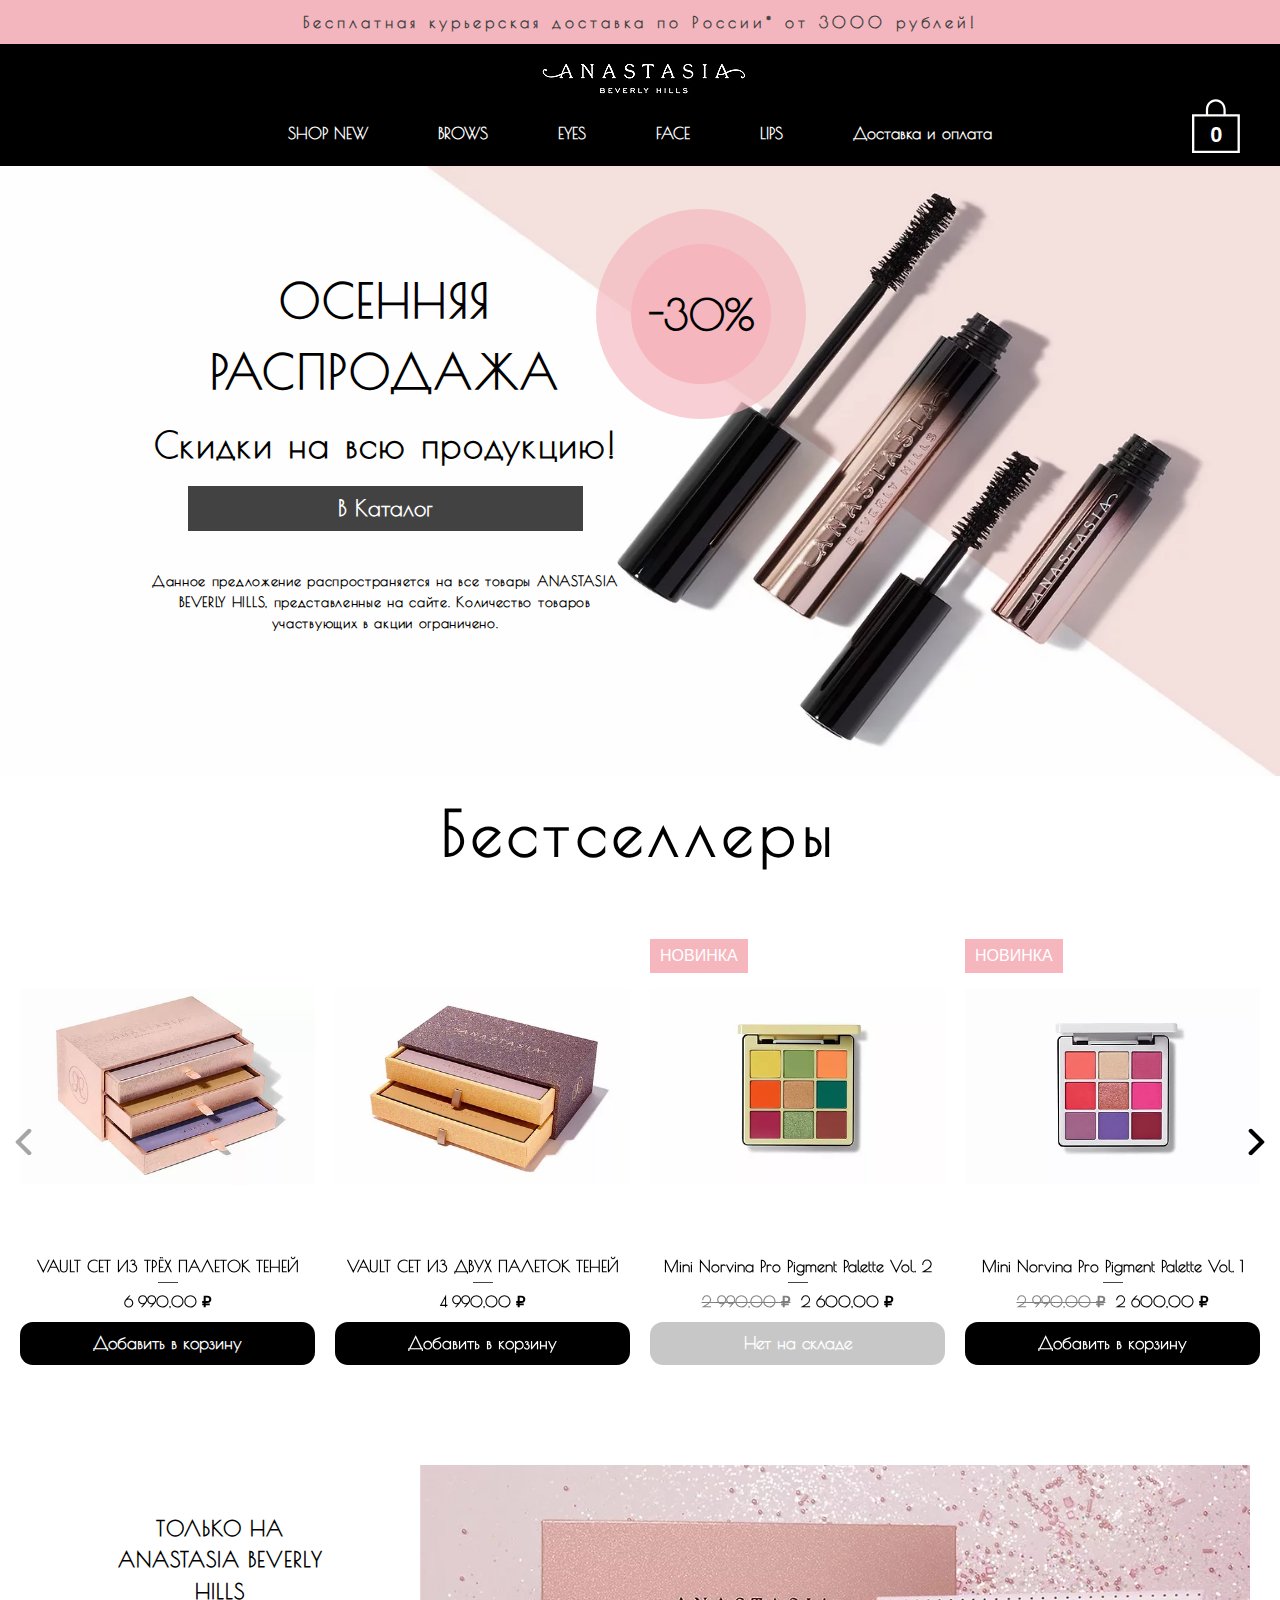
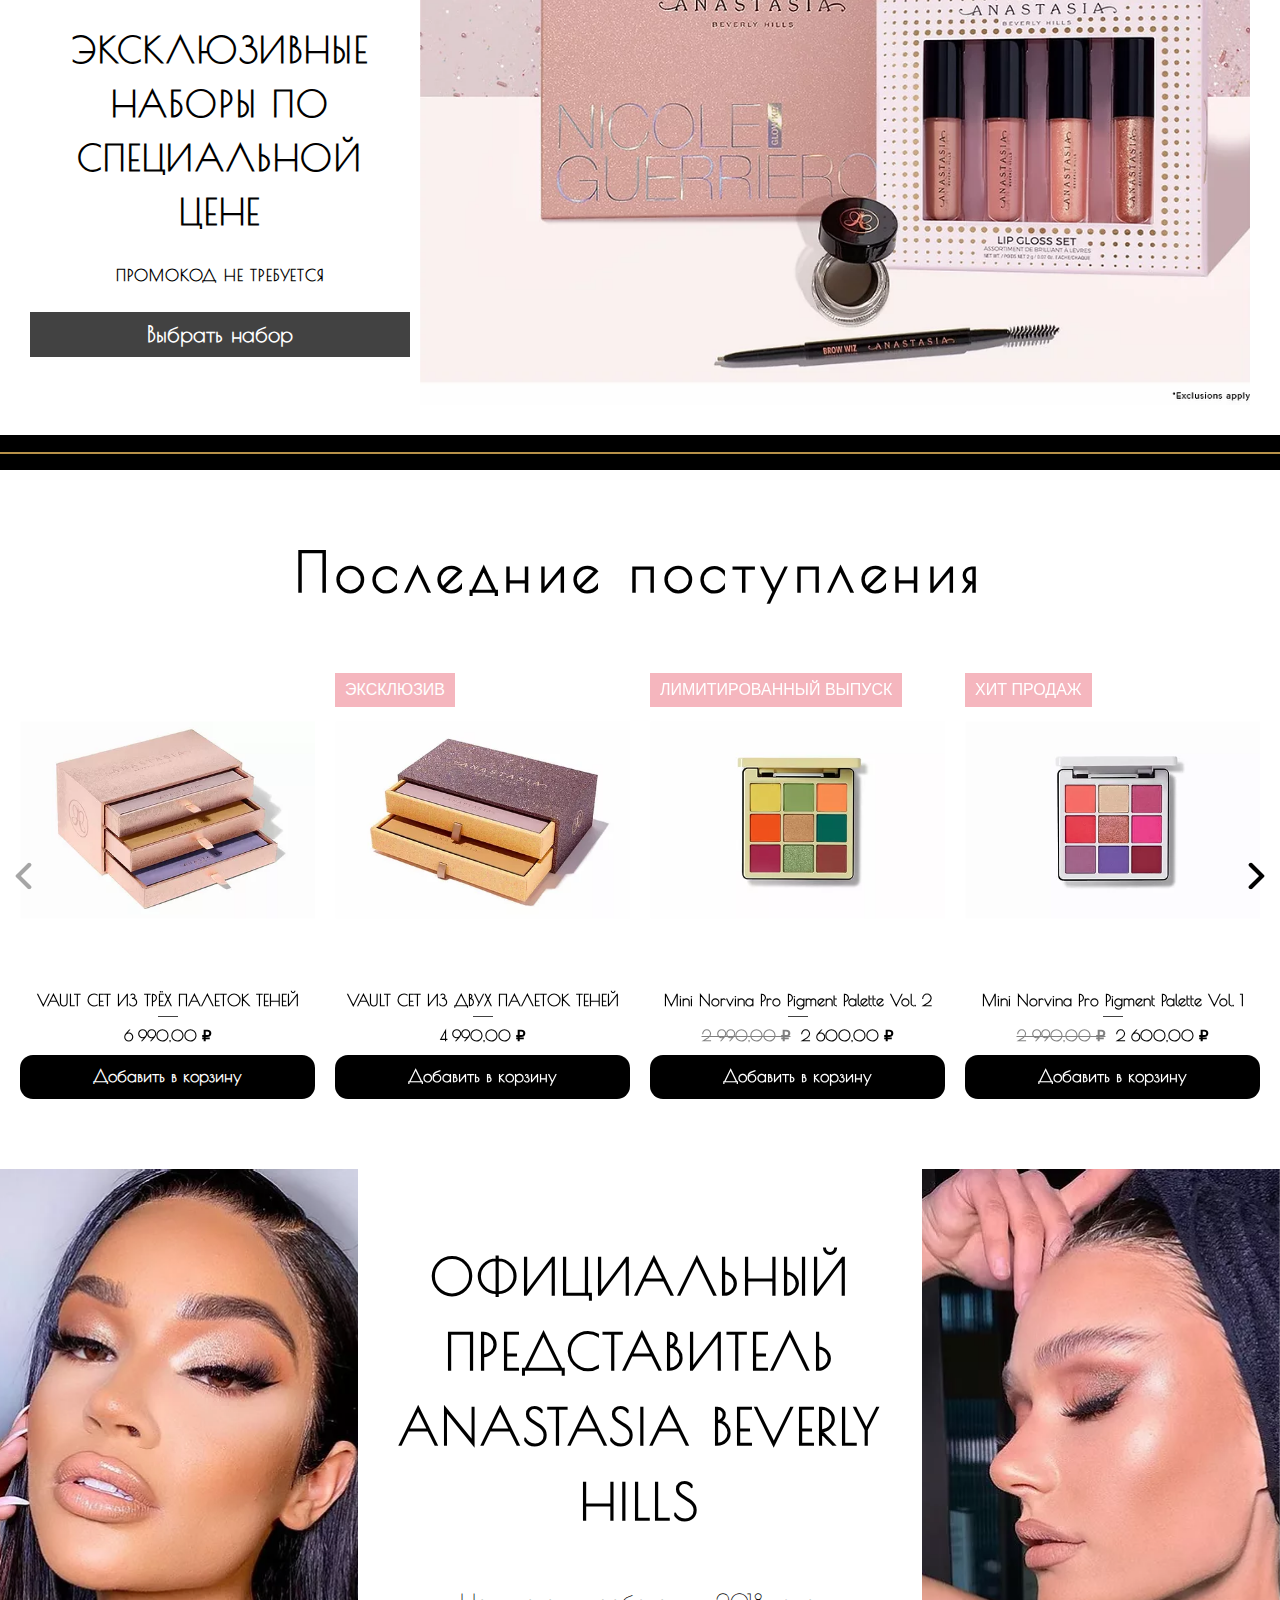
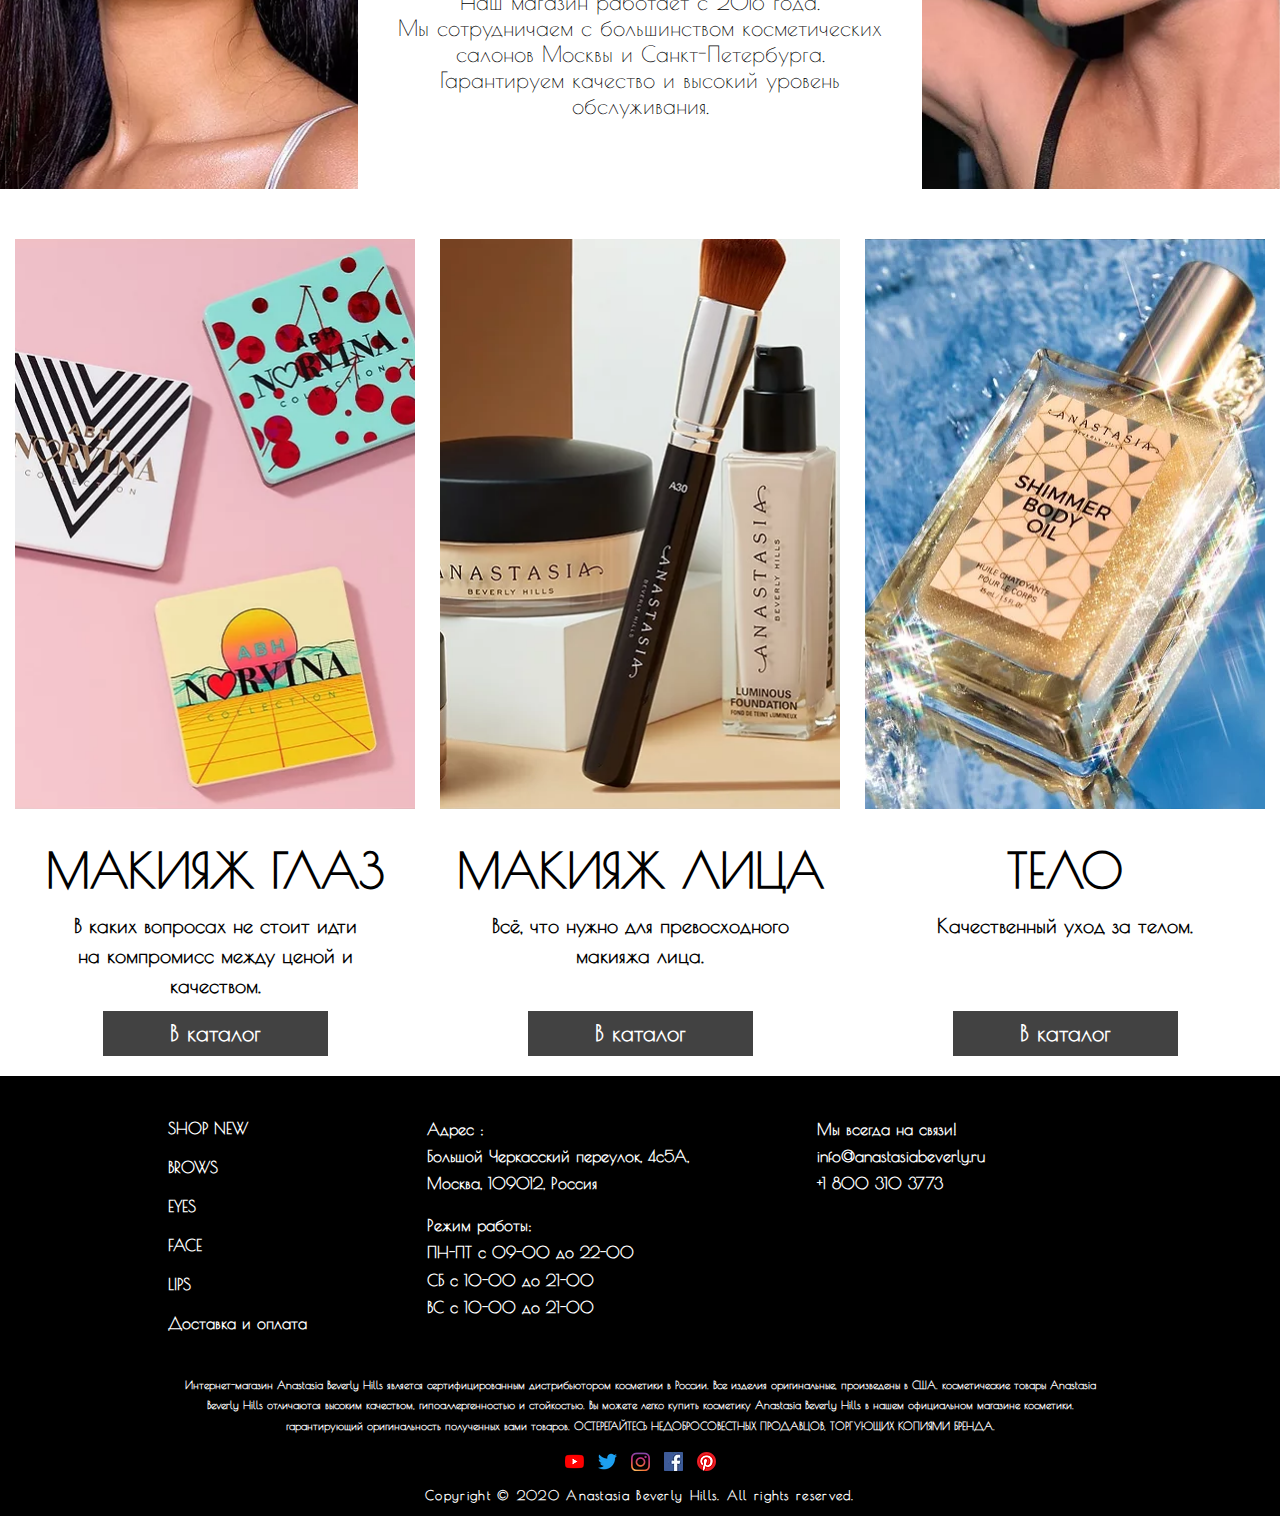
<file: index.html>
<!DOCTYPE html>
<html lang="ru">
  <head>
    <meta charset="utf-8">
    <title>Главная страница</title><!--[if IE]>
    <meta http-equiv="X-UA-Compatible" content="IE = edge"><![endif]-->
    <meta name="theme-color" content="#fff">
    <meta name="apple-mobile-web-app-status-bar-style" content="black-translucent">
    <meta name="viewport" content="width=device-width, initial-scale=1.0">
    <link rel="shortcut icon" href="img/favicons/favicon.ico" type="image/x-icon">
    <link rel="icon" sizes="16x16" href="img/favicons/favicon-16x16.png" type="image/png">
    <link rel="icon" sizes="32x32" href="img/favicons/favicon-32x32.png" type="image/png">
    <link rel="apple-touch-icon-precomposed" href="img/favicons/apple-touch-icon-precomposed.png">
    <link rel="apple-touch-icon" href="img/favicons/apple-touch-icon.png">
    <link rel="apple-touch-icon" sizes="57x57" href="img/favicons/apple-touch-icon-57x57.png">
    <link rel="apple-touch-icon" sizes="60x60" href="img/favicons/apple-touch-icon-60x60.png">
    <link rel="apple-touch-icon" sizes="72x72" href="img/favicons/apple-touch-icon-72x72.png">
    <link rel="apple-touch-icon" sizes="76x76" href="img/favicons/apple-touch-icon-76x76.png">
    <link rel="apple-touch-icon" sizes="114x114" href="img/favicons/apple-touch-icon-114x114.png">
    <link rel="apple-touch-icon" sizes="120x120" href="img/favicons/apple-touch-icon-120x120.png">
    <link rel="apple-touch-icon" sizes="144x144" href="img/favicons/apple-touch-icon-144x144.png">
    <link rel="apple-touch-icon" sizes="152x152" href="img/favicons/apple-touch-icon-152x152.png">
    <link rel="apple-touch-icon" sizes="167x167" href="img/favicons/apple-touch-icon-167x167.png">
    <link rel="apple-touch-icon" sizes="180x180" href="img/favicons/apple-touch-icon-180x180.png">
    <link rel="apple-touch-icon" sizes="1024x1024" href="img/favicons/apple-touch-icon-1024x1024.png">
    <link rel="stylesheet" href="css/styles.min.css">
  </head>
  <body>
    <div class="wrapper">
      <div class="content">
        <header class="header">
          <div class="header__top"><span class="stock">Бесплатная курьерская доставка по России* от 3000 рублей!</span></div>
          <div class="header__main"><a class="logo" href="index.html"><img class="logo__img" src="images/content/logo.png" alt="Логотип"></a>
            <nav class="main-nav">
              <div class="sandwich"><a class="sandwich__open-btn" href="javascript:void(0);"><span class="sandwich__line"></span><span class="sandwich__line"></span><span class="sandwich__line"></span></a>
                <div class="sandwich__content"><a class="sandwich__close-btn" href="javascript:void(0);">
                    <svg class="svg-icon icon-close sandwich__close-icon">
                      <use xlink:href="images/svg/sprite/symbol/sprite.svg#close"></use>
                    </svg></a>
                  <nav class="sandwich-nav">
                    <ul class="sandwich-nav__list">
                      <li class="sandwich-nav__item"><a class="sandwich-nav__link" href="new.html">Shop new</a></li>
                      <li class="sandwich-nav__item"><a class="sandwich-nav__link" href="brows.html">Brows</a></li>
                      <li class="sandwich-nav__item"><a class="sandwich-nav__link" href="eyes.html">Eyes</a></li>
                      <li class="sandwich-nav__item"><a class="sandwich-nav__link" href="face.html">Face</a></li>
                      <li class="sandwich-nav__item"><a class="sandwich-nav__link" href="lips.html">Lips</a></li>
                      <li class="sandwich-nav__item"><a class="sandwich-nav__link" href="delivery.html">Доставка и оплата</a></li>
                    </ul>
                  </nav>
                </div>
              </div>
              <ul class="main-nav__list">
                <li class="main-nav__item"><a class="main-nav__link" href="new.html">Shop new</a></li>
                <li class="main-nav__item"><a class="main-nav__link" href="brows.html">Brows</a></li>
                <li class="main-nav__item"><a class="main-nav__link" href="eyes.html">Eyes</a></li>
                <li class="main-nav__item"><a class="main-nav__link" href="face.html">Face</a></li>
                <li class="main-nav__item"><a class="main-nav__link" href="lips.html">Lips</a></li>
                <li class="main-nav__item"><a class="main-nav__link" href="delivery.html">Доставка и оплата</a></li>
              </ul>
              <div class="basket-prev"><a class="basket-prev__link" href="#">
                  <svg xmlns="http://www.w3.org/2000/svg" version="1.1" width="100%" height="100%" viewbox="0 0 164.9 196.4" preserveaspectratio="xMinYMax meet" data-hook="svg-icon-9">
                    <text class="basket-prev__count" x="84" y="131" dy=".35em" text-anchor="middle" data-hook="items-count">0</text>
                    <path d="M81.9 11.5c-18.8 0-34.1 16-34.1 35.7v18.1h7.8V47.2c0-15.4 11.8-27.9 26.4-27.9 14.5 0 26.4 12.5 26.4 27.9v18.1h6.6V64h1.1V47.2c-.1-19.7-15.4-35.7-34.2-35.7z"></path>
                    <path d="M156.9 70.5v118H8v-118h148.9m8-8H0v134h164.9v-134z"></path>
                  </svg></a></div>
            </nav>
          </div>
        </header>
        <div class="hero" style="background-image: url('images/content/hero-bg.png');">
          <div class="hero__info">
            <div class="discount-prev">
              <div class="discount-prev__wrap"><span class="discount-prev__num">-30%</span></div>
            </div>
            <h3 class="hero__title">Осенняя распродажа</h3>
            <p class="hero__subtitle">Скидки на всю продукцию!</p><a class="btn hero__btn" href="#">В Каталог</a>
            <p class="hero__desc">Данное предложение распространяется на все товары ANASTASIA BEVERLY HILLS, представленные на сайте. Количество товаров участвующих в акции ограничено.</p>
          </div>
        </div>
        <div class="bestsellers">
          <h2 class="section-title">Бестселлеры</h2>
          <div class="bestsellers-slider">
            <div class="swiper-container bestsellers-slider__container">
              <div class="swiper-wrapper bestsellers-slider__wrapper">
                <div class="swiper-slide">
                  <div class="card-item"><a class="card-item__full" href="product.html">
                      <div class="card-item__img"><img class="card-item__pic" src="images/content/card-item1.png" alt=""><img class="card-item__pic card-item__pic--hover" src="images/content/card-item1_1.png" alt=""></div><span class="card-item__title">VAULT СЕТ ИЗ ТРЁХ ПАЛЕТОК ТЕНЕЙ</span><span class="card-item__price">6 990,00 ₽</span></a><a class="card-item__add" href="#">Добавить в корзину</a></div>
                </div>
                <div class="swiper-slide">
                  <div class="card-item"><a class="card-item__full" href="#">
                      <div class="card-item__img"><img class="card-item__pic" src="images/content/card-item2.png" alt=""><img class="card-item__pic card-item__pic--hover" src="images/content/card-item2_2.png" alt=""></div><span class="card-item__title">VAULT СЕТ ИЗ ДВУХ ПАЛЕТОК ТЕНЕЙ</span><span class="card-item__price">4 990,00 ₽</span></a><a class="card-item__add" href="#">Добавить в корзину</a></div>
                </div>
                <div class="swiper-slide">
                  <div class="card-item"><a class="card-item__full" href="#"><span class="card-item__ribbon">Новинка</span>
                      <div class="card-item__img"><img class="card-item__pic" src="images/content/card-item3.png" alt=""><img class="card-item__pic card-item__pic--hover" src="images/content/card-item3_3.png" alt=""></div><span class="card-item__title">Mini Norvina Pro Pigment Palette Vol. 2</span>
                      <div class="card-item__row"><span class="card-item__price card-item__price--old">2 990,00 ₽</span><span class="card-item__price">2 600,00 ₽</span></div></a><a class="card-item__absent">Нет на складе</a></div>
                </div>
                <div class="swiper-slide">
                  <div class="card-item"><a class="card-item__full" href="#"><span class="card-item__ribbon">Новинка</span>
                      <div class="card-item__img"><img class="card-item__pic" src="images/content/card-item4.png" alt=""><img class="card-item__pic card-item__pic--hover" src="images/content/card-item4_4.png" alt=""></div><span class="card-item__title">Mini Norvina Pro Pigment Palette Vol. 1</span>
                      <div class="card-item__row"><span class="card-item__price card-item__price--old">2 990,00 ₽</span><span class="card-item__price">2 600,00 ₽</span></div></a><a class="card-item__add" href="#">Добавить в корзину</a></div>
                </div>
                <div class="swiper-slide">
                  <div class="card-item"><a class="card-item__full" href="#">
                      <div class="card-item__img"><img class="card-item__pic" src="images/content/card-item1.png" alt=""><img class="card-item__pic card-item__pic--hover" src="images/content/card-item1_1.png" alt=""></div><span class="card-item__title">VAULT сет из трех палеток теней</span><span class="card-item__price">6 990,00 ₽</span></a><a class="card-item__add" href="#">Добавить в корзину</a></div>
                </div>
              </div>
              <div class="swiper-button-prev bestsellers__prev">
                <svg class="svg-icon icon-arrow swiper-button__arrow">
                  <use xlink:href="images/svg/sprite/symbol/sprite.svg#arrow"></use>
                </svg>
              </div>
              <div class="swiper-button-next bestsellers__next">
                <svg class="svg-icon icon-arrow swiper-button__arrow">
                  <use xlink:href="images/svg/sprite/symbol/sprite.svg#arrow"></use>
                </svg>
              </div>
            </div>
          </div>
        </div>
        <div class="sets">
          <div class="sets__content">
            <div class="sets__info"><span class="sets__subtitle">Только на ANASTASIA BEVERLY HILLS</span>
              <h3 class="sets__title">Эксклюзивные наборы по специальной цене</h3><span class="sets__desc">Промокод не требуется</span><a class="btn sets__btn" href="#">Выбрать набор</a>
            </div>
            <div class="sets__img"><img class="sets__pic" src="images/content/sets.png" alt=""></div>
          </div>
          <div class="sets__line"></div>
        </div>
        <div class="latest">
          <h2 class="section-title latest__title">Последние поступления</h2>
          <div class="latest-slider">
            <div class="swiper-container latest-slider__container">
              <div class="swiper-wrapper latest-slider__wrapper">
                <div class="swiper-slide">
                  <div class="card-item"><a class="card-item__full" href="#">
                      <div class="card-item__img"><img class="card-item__pic" src="images/content/card-item1.png" alt=""><img class="card-item__pic card-item__pic--hover" src="images/content/card-item1_1.png" alt=""></div><span class="card-item__title">VAULT СЕТ ИЗ ТРЁХ ПАЛЕТОК ТЕНЕЙ</span><span class="card-item__price">6 990,00 ₽</span></a><a class="card-item__add" href="#">Добавить в корзину</a></div>
                </div>
                <div class="swiper-slide">
                  <div class="card-item"><a class="card-item__full" href="#"><span class="card-item__ribbon">Эксклюзив</span>
                      <div class="card-item__img"><img class="card-item__pic" src="images/content/card-item2.png" alt=""><img class="card-item__pic card-item__pic--hover" src="images/content/card-item2_2.png" alt=""></div><span class="card-item__title">VAULT СЕТ ИЗ ДВУХ ПАЛЕТОК ТЕНЕЙ</span><span class="card-item__price">4 990,00 ₽</span></a><a class="card-item__add" href="#">Добавить в корзину</a></div>
                </div>
                <div class="swiper-slide">
                  <div class="card-item"><a class="card-item__full" href="#"><span class="card-item__ribbon">Лимитированный выпуск</span>
                      <div class="card-item__img"><img class="card-item__pic" src="images/content/card-item3.png" alt=""><img class="card-item__pic card-item__pic--hover" src="images/content/card-item3_3.png" alt=""></div><span class="card-item__title">Mini Norvina Pro Pigment Palette Vol. 2</span>
                      <div class="card-item__row"><span class="card-item__price card-item__price--old">2 990,00 ₽</span><span class="card-item__price">2 600,00 ₽</span></div></a><a class="card-item__add" href="#">Добавить в корзину</a></div>
                </div>
                <div class="swiper-slide">
                  <div class="card-item"><a class="card-item__full" href="#"><span class="card-item__ribbon">Хит продаж</span>
                      <div class="card-item__img"><img class="card-item__pic" src="images/content/card-item4.png" alt=""><img class="card-item__pic card-item__pic--hover" src="images/content/card-item4_4.png" alt=""></div><span class="card-item__title">Mini Norvina Pro Pigment Palette Vol. 1</span>
                      <div class="card-item__row"><span class="card-item__price card-item__price--old">2 990,00 ₽</span><span class="card-item__price">2 600,00 ₽</span></div></a><a class="card-item__add" href="#">Добавить в корзину</a></div>
                </div>
                <div class="swiper-slide">
                  <div class="card-item"><a class="card-item__full" href="#">
                      <div class="card-item__img"><img class="card-item__pic" src="images/content/card-item1.png" alt=""><img class="card-item__pic card-item__pic--hover" src="images/content/card-item1_1.png" alt=""></div><span class="card-item__title">VAULT сет из трех палеток теней</span><span class="card-item__price">6 990,00 ₽</span></a><a class="card-item__add" href="#">Добавить в корзину</a></div>
                </div>
              </div>
              <div class="swiper-button-prev latest__prev">
                <svg class="svg-icon icon-arrow swiper-button__arrow">
                  <use xlink:href="images/svg/sprite/symbol/sprite.svg#arrow"></use>
                </svg>
              </div>
              <div class="swiper-button-next latest__next">
                <svg class="svg-icon icon-arrow swiper-button__arrow">
                  <use xlink:href="images/svg/sprite/symbol/sprite.svg#arrow"></use>
                </svg>
              </div>
            </div>
          </div>
        </div>
        <div class="official">
          <div class="official__side"><img class="official__pic" src="images/content/official-img1.png" alt=""></div>
          <div class="official-info">
            <h2 class="official__title">Официальный представитель ANASTASIA BEVERLY HILLS</h2><span class="official__desc">Наш магазин работает с 2018 года. <br>Мы сотрудничаем с большинством косметических салонов Москвы и Санкт-Петербурга. Гарантируем качество и высокий уровень обслуживания.</span>
          </div>
          <div class="official__side"><img class="official__pic" src="images/content/official-img2.png" alt=""></div>
        </div>
        <div class="categories">
          <div class="categories-item">
            <div class="categories-item__img"><img class="categories-item__pic" src="images/content/categories-img1.png" alt=""></div><span class="categories-item__name">Макияж глаз</span>
            <p class="categories-item__desc">В каких вопросах не стоит идти на компромисс между ценой и качеством.</p><a class="btn categories-item__more" href="#">В каталог</a>
          </div>
          <div class="categories-item">
            <div class="categories-item__img"><img class="categories-item__pic" src="images/content/categories-img2.png" alt=""></div><span class="categories-item__name">Макияж лица</span>
            <p class="categories-item__desc">Всё, что нужно для превосходного макияжа лица.</p><a class="btn categories-item__more" href="#">В каталог</a>
          </div>
          <div class="categories-item">
            <div class="categories-item__img"><img class="categories-item__pic" src="images/content/categories-img3.png" alt=""></div><span class="categories-item__name">Тело</span>
            <p class="categories-item__desc">Качественный уход за телом.</p><a class="btn categories-item__more" href="#">В каталог</a>
          </div>
        </div>
        <footer class="footer">
          <div class="footer__container">
            <div class="footer-info">
              <div class="footer-info__side">
                <nav class="footer-nav">
                  <ul class="footer-nav__list">
                    <li class="footer-nav__item"><a class="footer-nav__link" href="#">Shop new</a></li>
                    <li class="footer-nav__item"><a class="footer-nav__link" href="#">Brows</a></li>
                    <li class="footer-nav__item"><a class="footer-nav__link" href="#">Eyes</a></li>
                    <li class="footer-nav__item"><a class="footer-nav__link" href="#">Face</a></li>
                    <li class="footer-nav__item"><a class="footer-nav__link" href="#">Lips</a></li>
                    <li class="footer-nav__item"><a class="footer-nav__link" href="#">Доставка и оплата</a></li>
                  </ul>
                </nav>
              </div>
              <div class="footer-info__side"><span class="footer-info__text footer-info__text--padding">Адрес : <br>Большой Черкасский переулок, 4с5А, Москва, 109012, Россия</span><span class="footer-info__text">Режим работы: <br>ПН-ПТ с 09-00 до 22-00 <br>СБ с 10-00 до 21-00 <br>ВС с 10-00 до 21-00</span></div>
              <div class="footer-info__side"><span class="footer-info__text">Мы всегда на связи!</span><a class="footer-info__link" href="mailto:info@anastasiabeverly.ru">info@anastasiabeverly.ru</a><a class="footer-info__link" href="tel:+18003103773">+1 800 310 3773</a></div>
            </div>
            <p class="footer__about">Интернет-магазин Anastasia Beverly Hills является сертифицированным дистрибьютором косметики в России. Все изделия оригинальные, произведены в США. косметические товары Anastasia Beverly Hills отличаются высоким качеством, гипоаллергенностью и стойкостью. Вы можете легко купить косметику Anastasia Beverly Hills в нашем официальном магазине косметики. гарантирующий оригинальность полученных вами товаров. ОСТЕРЕГАЙТЕСЬ НЕДОБРОСОВЕСТНЫХ ПРОДАВЦОВ, ТОРГУЮЩИХ КОПИЯМИ БРЕНДА.</p>
            <div class="footer-social"><a class="footer-social__link" href="#"><img class="footer-social__icon" src="images/content/youtube.png" alt=""></a><a class="footer-social__link" href="#"><img class="footer-social__icon" src="images/content/twitter.png" alt=""></a><a class="footer-social__link" href="#"><img class="footer-social__icon" src="images/content/instagram.png" alt=""></a><a class="footer-social__link" href="#"><img class="footer-social__icon" src="images/content/facebook.png" alt=""></a><a class="footer-social__link" href="#"><img class="footer-social__icon" src="images/content/pinterest.png" alt=""></a></div>
            <p class="footer__copy">Copyright © 2020 Anastasia Beverly Hills. All rights reserved.</p>
          </div>
        </footer>
      </div>
    </div>
    <script src="js/vendor/libs.min.js"></script>
    <script src="js/main.min.js"></script>
  </body>
</html>
</file>
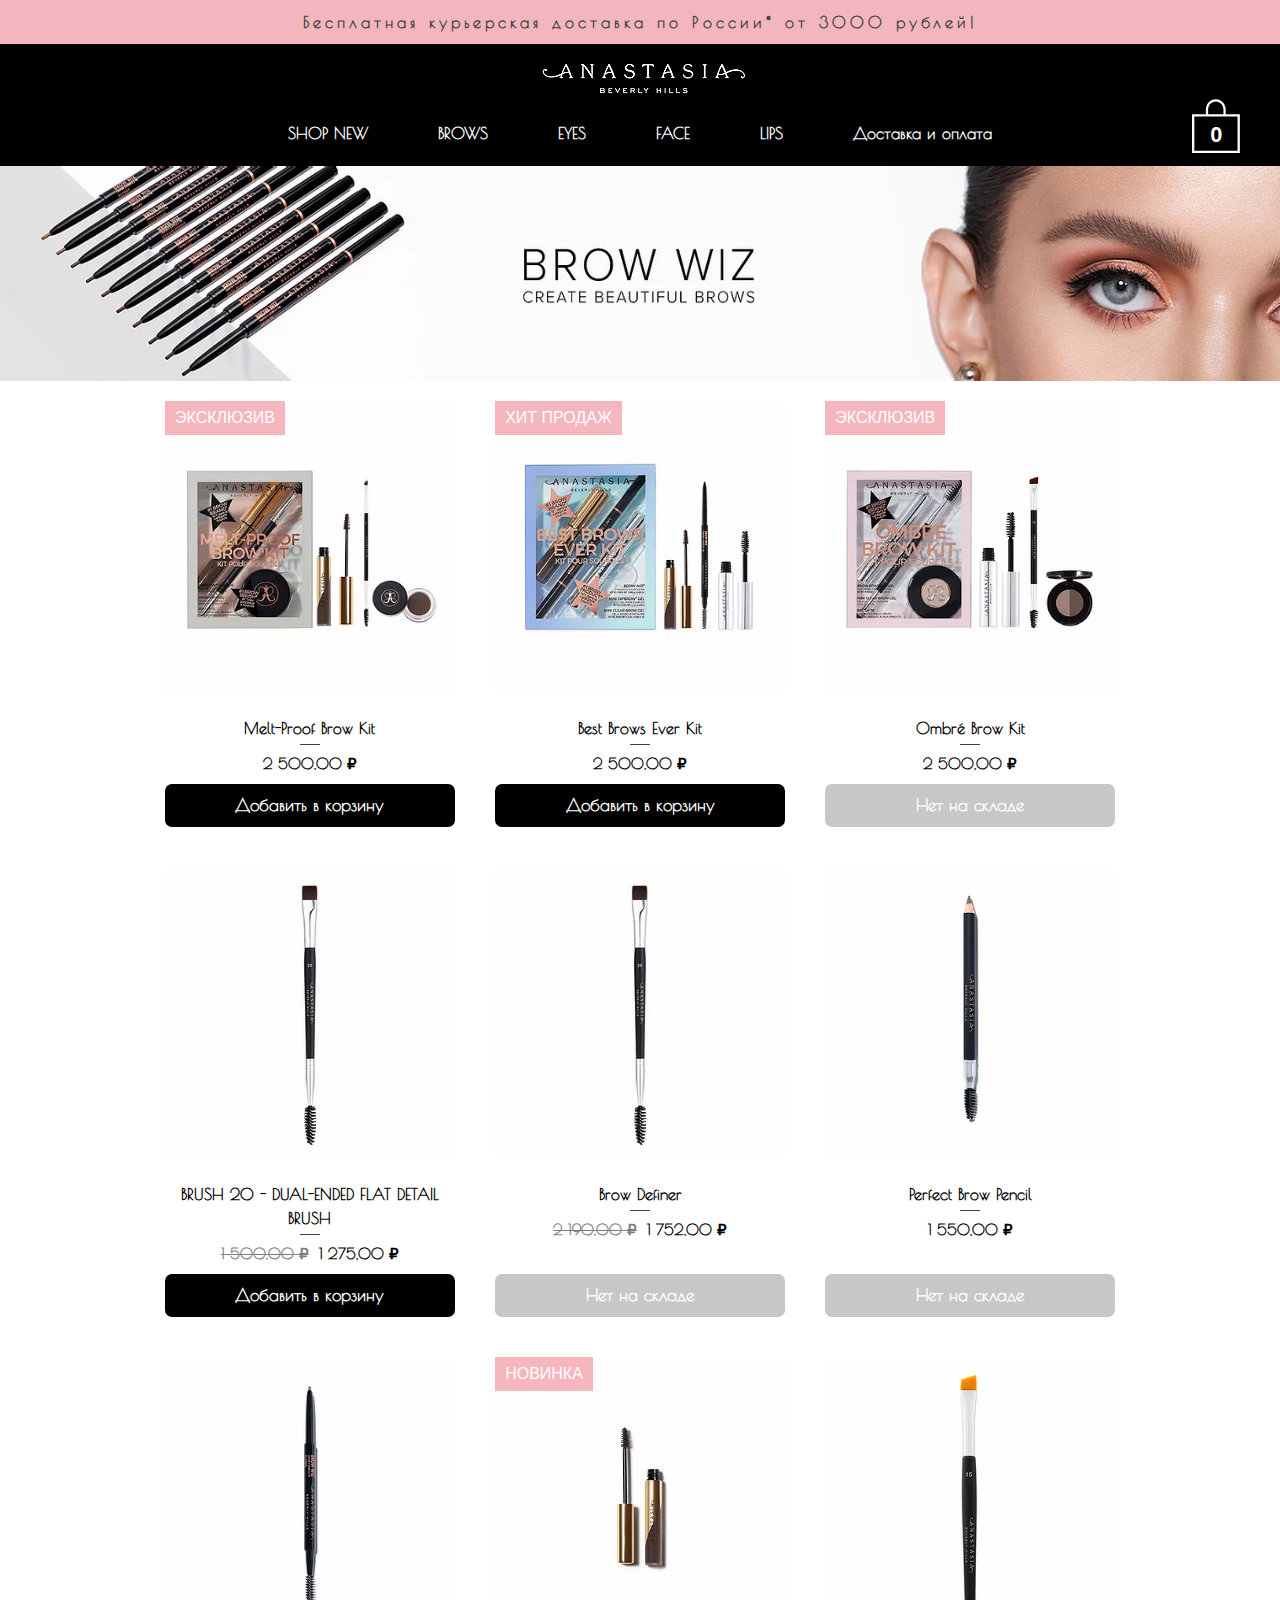
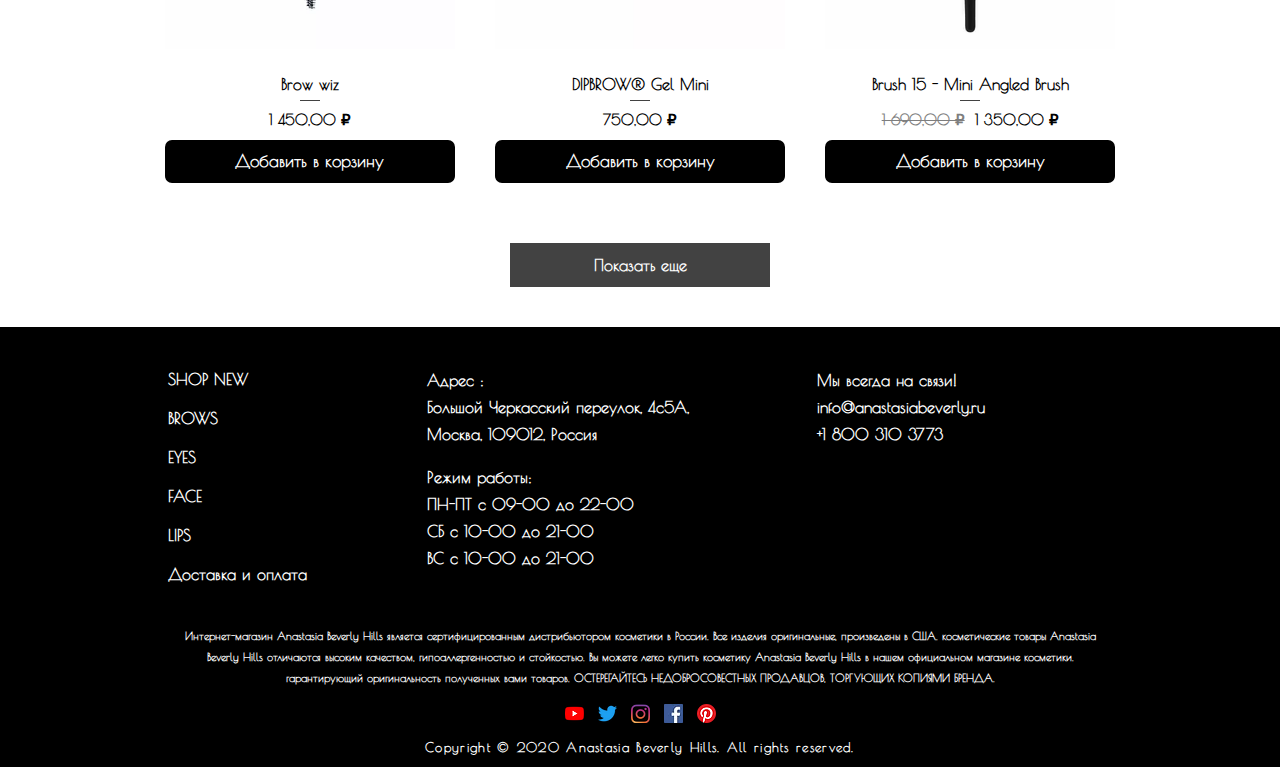
<file: brows.html>
<!DOCTYPE html>
<html lang="ru">
  <head>
    <meta charset="utf-8">
    <title>BROWS</title><!--[if IE]>
    <meta http-equiv="X-UA-Compatible" content="IE = edge"><![endif]-->
    <meta name="theme-color" content="#fff">
    <meta name="apple-mobile-web-app-status-bar-style" content="black-translucent">
    <meta name="viewport" content="width=device-width, initial-scale=1.0">
    <link rel="shortcut icon" href="img/favicons/favicon.ico" type="image/x-icon">
    <link rel="icon" sizes="16x16" href="img/favicons/favicon-16x16.png" type="image/png">
    <link rel="icon" sizes="32x32" href="img/favicons/favicon-32x32.png" type="image/png">
    <link rel="apple-touch-icon-precomposed" href="img/favicons/apple-touch-icon-precomposed.png">
    <link rel="apple-touch-icon" href="img/favicons/apple-touch-icon.png">
    <link rel="apple-touch-icon" sizes="57x57" href="img/favicons/apple-touch-icon-57x57.png">
    <link rel="apple-touch-icon" sizes="60x60" href="img/favicons/apple-touch-icon-60x60.png">
    <link rel="apple-touch-icon" sizes="72x72" href="img/favicons/apple-touch-icon-72x72.png">
    <link rel="apple-touch-icon" sizes="76x76" href="img/favicons/apple-touch-icon-76x76.png">
    <link rel="apple-touch-icon" sizes="114x114" href="img/favicons/apple-touch-icon-114x114.png">
    <link rel="apple-touch-icon" sizes="120x120" href="img/favicons/apple-touch-icon-120x120.png">
    <link rel="apple-touch-icon" sizes="144x144" href="img/favicons/apple-touch-icon-144x144.png">
    <link rel="apple-touch-icon" sizes="152x152" href="img/favicons/apple-touch-icon-152x152.png">
    <link rel="apple-touch-icon" sizes="167x167" href="img/favicons/apple-touch-icon-167x167.png">
    <link rel="apple-touch-icon" sizes="180x180" href="img/favicons/apple-touch-icon-180x180.png">
    <link rel="apple-touch-icon" sizes="1024x1024" href="img/favicons/apple-touch-icon-1024x1024.png">
    <link rel="stylesheet" href="css/styles.min.css">
  </head>
  <body>
    <div class="wrapper">
      <div class="content">
        <header class="header">
          <div class="header__top"><span class="stock">Бесплатная курьерская доставка по России* от 3000 рублей!</span></div>
          <div class="header__main"><a class="logo" href="index.html"><img class="logo__img" src="images/content/logo.png" alt="Логотип"></a>
            <nav class="main-nav">
              <div class="sandwich"><a class="sandwich__open-btn" href="javascript:void(0);"><span class="sandwich__line"></span><span class="sandwich__line"></span><span class="sandwich__line"></span></a>
                <div class="sandwich__content"><a class="sandwich__close-btn" href="javascript:void(0);">
                    <svg class="svg-icon icon-close sandwich__close-icon">
                      <use xlink:href="images/svg/sprite/symbol/sprite.svg#close"></use>
                    </svg></a>
                  <nav class="sandwich-nav">
                    <ul class="sandwich-nav__list">
                      <li class="sandwich-nav__item"><a class="sandwich-nav__link" href="new.html">Shop new</a></li>
                      <li class="sandwich-nav__item"><a class="sandwich-nav__link" href="brows.html">Brows</a></li>
                      <li class="sandwich-nav__item"><a class="sandwich-nav__link" href="eyes.html">Eyes</a></li>
                      <li class="sandwich-nav__item"><a class="sandwich-nav__link" href="face.html">Face</a></li>
                      <li class="sandwich-nav__item"><a class="sandwich-nav__link" href="lips.html">Lips</a></li>
                      <li class="sandwich-nav__item"><a class="sandwich-nav__link" href="delivery.html">Доставка и оплата</a></li>
                    </ul>
                  </nav>
                </div>
              </div>
              <ul class="main-nav__list">
                <li class="main-nav__item"><a class="main-nav__link" href="new.html">Shop new</a></li>
                <li class="main-nav__item"><a class="main-nav__link" href="brows.html">Brows</a></li>
                <li class="main-nav__item"><a class="main-nav__link" href="eyes.html">Eyes</a></li>
                <li class="main-nav__item"><a class="main-nav__link" href="face.html">Face</a></li>
                <li class="main-nav__item"><a class="main-nav__link" href="lips.html">Lips</a></li>
                <li class="main-nav__item"><a class="main-nav__link" href="delivery.html">Доставка и оплата</a></li>
              </ul>
              <div class="basket-prev"><a class="basket-prev__link" href="#">
                  <svg xmlns="http://www.w3.org/2000/svg" version="1.1" width="100%" height="100%" viewbox="0 0 164.9 196.4" preserveaspectratio="xMinYMax meet" data-hook="svg-icon-9">
                    <text class="basket-prev__count" x="84" y="131" dy=".35em" text-anchor="middle" data-hook="items-count">0</text>
                    <path d="M81.9 11.5c-18.8 0-34.1 16-34.1 35.7v18.1h7.8V47.2c0-15.4 11.8-27.9 26.4-27.9 14.5 0 26.4 12.5 26.4 27.9v18.1h6.6V64h1.1V47.2c-.1-19.7-15.4-35.7-34.2-35.7z"></path>
                    <path d="M156.9 70.5v118H8v-118h148.9m8-8H0v134h164.9v-134z"></path>
                  </svg></a></div>
            </nav>
          </div>
        </header>
        <div class="section-bg" style="background-image: url('images/content/brows-bg.png');"></div>
        <div class="catalog">
          <div class="card-item catalog-item"><a class="card-item__full" href="#"><span class="card-item__ribbon">Эксклюзив</span>
              <div class="card-item__img catalog-item__img"><img class="catalog-item__pic" src="images/content/brows-img1.png" alt=""></div><span class="card-item__title">Melt-Proof Brow Kit</span><span class="card-item__price">2 500,00 ₽</span></a><a class="card-item__add catalog-item__add" href="#">Добавить в корзину</a></div>
          <div class="card-item catalog-item"><a class="card-item__full" href="#"><span class="card-item__ribbon">Хит продаж</span>
              <div class="card-item__img catalog-item__img"><img class="catalog-item__pic" src="images/content/brows-img2.png" alt=""></div><span class="card-item__title">Best Brows Ever Kit</span><span class="card-item__price">2 500,00 ₽</span></a><a class="card-item__add catalog-item__add" href="#">Добавить в корзину</a></div>
          <div class="card-item catalog-item"><a class="card-item__full" href="#"><span class="card-item__ribbon">Эксклюзив</span>
              <div class="card-item__img catalog-item__img"><img class="catalog-item__pic" src="images/content/brows-img3.png" alt=""></div><span class="card-item__title">Ombré Brow Kit</span>
              <div class="card-item__row"><span class="card-item__price">2 500,00 ₽</span></div></a><a class="card-item__absent catalog-item__absent">Нет на складе</a></div>
          <div class="card-item catalog-item"><a class="card-item__full" href="#">
              <div class="card-item__img catalog-item__img"><img class="catalog-item__pic" src="images/content/brows-img4.png" alt=""></div><span class="card-item__title">BRUSH 20 - DUAL-ENDED FLAT DETAIL BRUSH</span>
              <div class="card-item__row"><span class="card-item__price card-item__price--old">1 500,00 ₽</span><span class="card-item__price">1 275,00 ₽</span></div></a><a class="card-item__add catalog-item__add" href="#">Добавить в корзину</a></div>
          <div class="card-item catalog-item"><a class="card-item__full" href="#">
              <div class="card-item__img catalog-item__img"><img class="catalog-item__pic" src="images/content/brows-img5.png" alt=""></div><span class="card-item__title">Brow Definer</span>
              <div class="card-item__row"><span class="card-item__price card-item__price--old">2 190,00 ₽</span><span class="card-item__price">1 752,00 ₽</span></div></a><a class="card-item__absent catalog-item__absent">Нет на складе</a></div>
          <div class="card-item catalog-item"><a class="card-item__full" href="#">
              <div class="card-item__img catalog-item__img"><img class="catalog-item__pic" src="images/content/brows-img6.png" alt=""></div><span class="card-item__title">Perfect Brow Pencil</span>
              <div class="card-item__row"><span class="card-item__price">1 550,00 ₽</span></div></a><a class="card-item__absent catalog-item__absent">Нет на складе</a></div>
          <div class="card-item catalog-item"><a class="card-item__full" href="#">
              <div class="card-item__img catalog-item__img"><img class="catalog-item__pic" src="images/content/brows-img7.png" alt=""></div><span class="card-item__title">Brow wiz</span>
              <div class="card-item__row"><span class="card-item__price">1 450,00 ₽</span></div></a><a class="card-item__add catalog-item__add" href="#">Добавить в корзину</a></div>
          <div class="card-item catalog-item"><a class="card-item__full" href="#"><span class="card-item__ribbon">Новинка</span>
              <div class="card-item__img catalog-item__img"><img class="catalog-item__pic" src="images/content/brows-img8.png" alt=""></div><span class="card-item__title">DIPBROW® Gel Mini</span>
              <div class="card-item__row"><span class="card-item__price">750,00 ₽</span></div></a><a class="card-item__add catalog-item__add" href="#">Добавить в корзину</a></div>
          <div class="card-item catalog-item"><a class="card-item__full" href="#">
              <div class="card-item__img catalog-item__img"><img class="catalog-item__pic" src="images/content/brows-img9.png" alt=""></div><span class="card-item__title">Brush 15 - Mini Angled Brush</span>
              <div class="card-item__row"><span class="card-item__price card-item__price--old">1 690,00 ₽</span><span class="card-item__price">1 350,00 ₽</span></div></a><a class="card-item__add catalog-item__add" href="#">Добавить в корзину</a></div>
        </div>
        <button class="btn card__more" type="button">Показать еще</button>
        <footer class="footer">
          <div class="footer__container">
            <div class="footer-info">
              <div class="footer-info__side">
                <nav class="footer-nav">
                  <ul class="footer-nav__list">
                    <li class="footer-nav__item"><a class="footer-nav__link" href="#">Shop new</a></li>
                    <li class="footer-nav__item"><a class="footer-nav__link" href="#">Brows</a></li>
                    <li class="footer-nav__item"><a class="footer-nav__link" href="#">Eyes</a></li>
                    <li class="footer-nav__item"><a class="footer-nav__link" href="#">Face</a></li>
                    <li class="footer-nav__item"><a class="footer-nav__link" href="#">Lips</a></li>
                    <li class="footer-nav__item"><a class="footer-nav__link" href="#">Доставка и оплата</a></li>
                  </ul>
                </nav>
              </div>
              <div class="footer-info__side"><span class="footer-info__text footer-info__text--padding">Адрес : <br>Большой Черкасский переулок, 4с5А, Москва, 109012, Россия</span><span class="footer-info__text">Режим работы: <br>ПН-ПТ с 09-00 до 22-00 <br>СБ с 10-00 до 21-00 <br>ВС с 10-00 до 21-00</span></div>
              <div class="footer-info__side"><span class="footer-info__text">Мы всегда на связи!</span><a class="footer-info__link" href="mailto:info@anastasiabeverly.ru">info@anastasiabeverly.ru</a><a class="footer-info__link" href="tel:+18003103773">+1 800 310 3773</a></div>
            </div>
            <p class="footer__about">Интернет-магазин Anastasia Beverly Hills является сертифицированным дистрибьютором косметики в России. Все изделия оригинальные, произведены в США. косметические товары Anastasia Beverly Hills отличаются высоким качеством, гипоаллергенностью и стойкостью. Вы можете легко купить косметику Anastasia Beverly Hills в нашем официальном магазине косметики. гарантирующий оригинальность полученных вами товаров. ОСТЕРЕГАЙТЕСЬ НЕДОБРОСОВЕСТНЫХ ПРОДАВЦОВ, ТОРГУЮЩИХ КОПИЯМИ БРЕНДА.</p>
            <div class="footer-social"><a class="footer-social__link" href="#"><img class="footer-social__icon" src="images/content/youtube.png" alt=""></a><a class="footer-social__link" href="#"><img class="footer-social__icon" src="images/content/twitter.png" alt=""></a><a class="footer-social__link" href="#"><img class="footer-social__icon" src="images/content/instagram.png" alt=""></a><a class="footer-social__link" href="#"><img class="footer-social__icon" src="images/content/facebook.png" alt=""></a><a class="footer-social__link" href="#"><img class="footer-social__icon" src="images/content/pinterest.png" alt=""></a></div>
            <p class="footer__copy">Copyright © 2020 Anastasia Beverly Hills. All rights reserved.</p>
          </div>
        </footer>
      </div>
    </div>
    <script src="js/vendor/libs.min.js"></script>
    <script src="js/main.min.js"></script>
  </body>
</html>
</file>
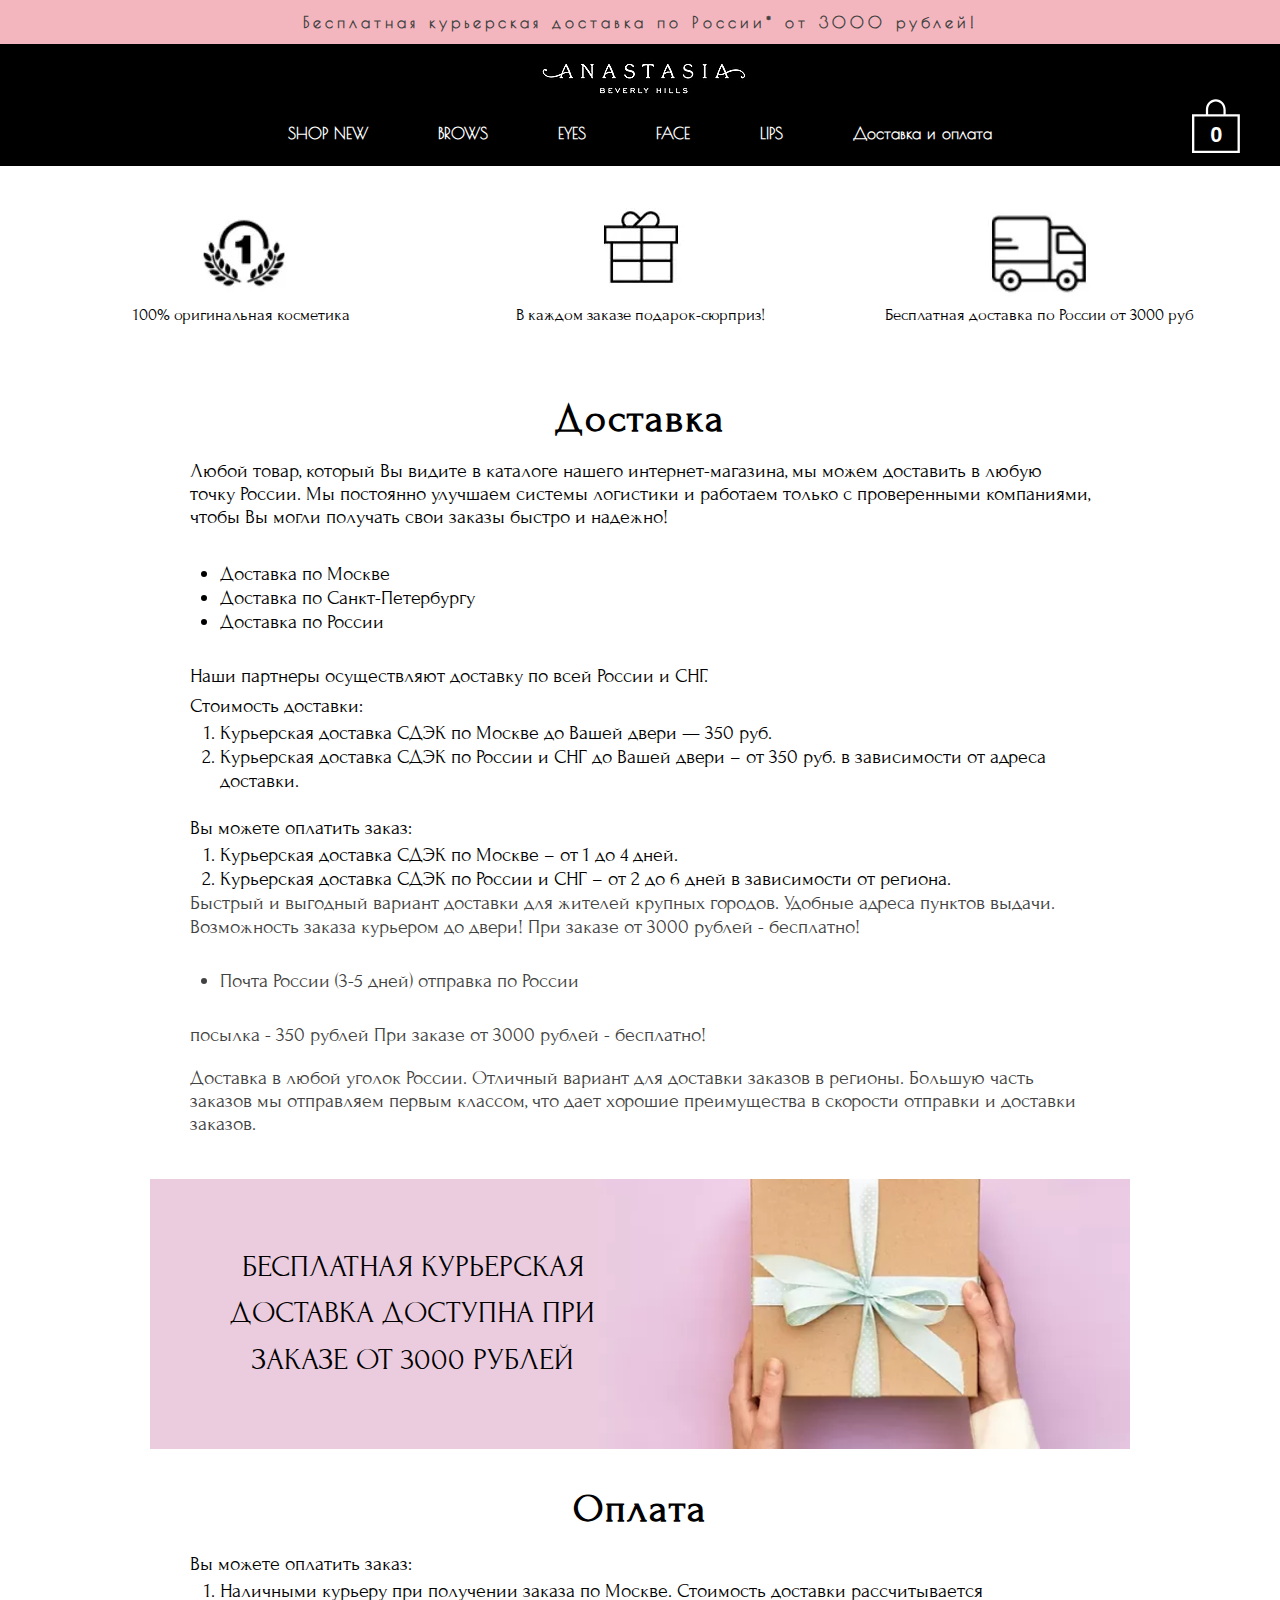
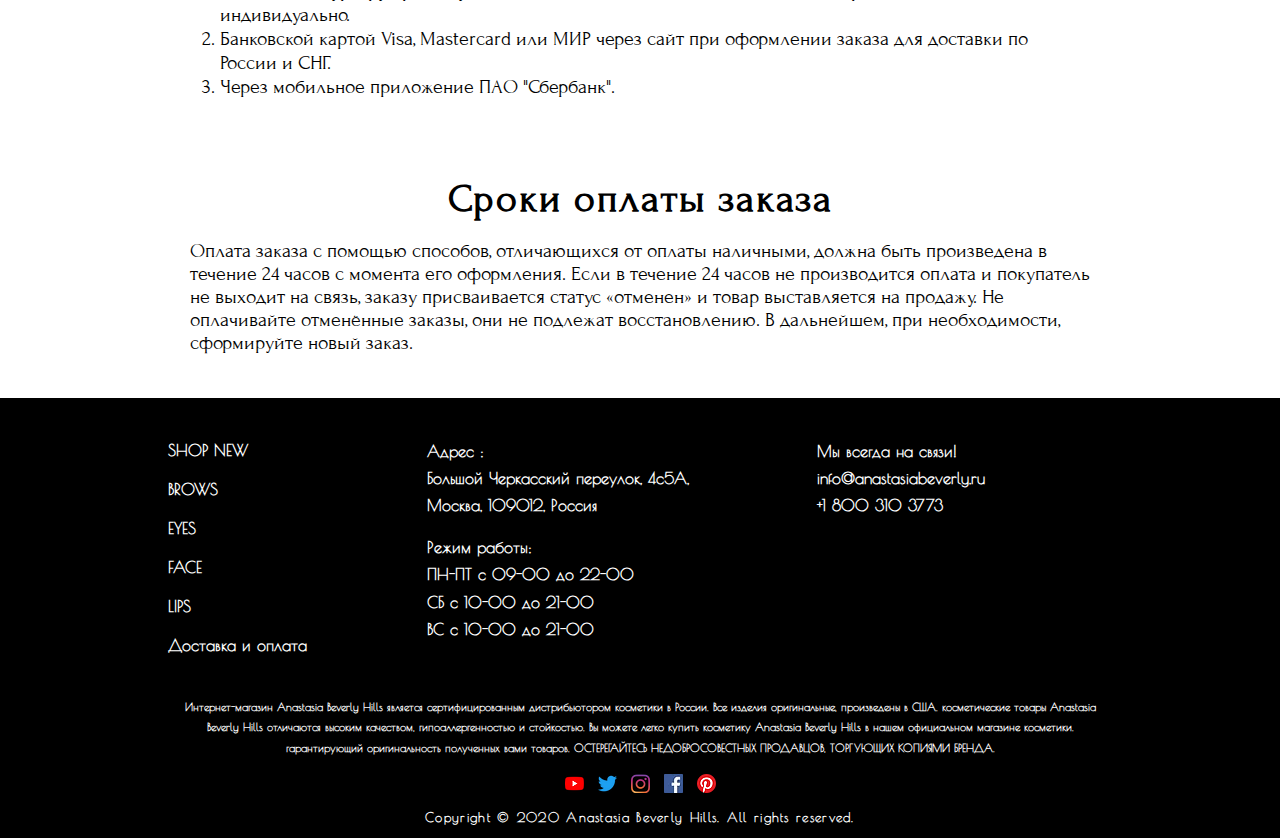
<file: delivery.html>
<!DOCTYPE html>
<html lang="ru">
  <head>
    <meta charset="utf-8">
    <title>Доставка и оплата</title><!--[if IE]>
    <meta http-equiv="X-UA-Compatible" content="IE = edge"><![endif]-->
    <meta name="theme-color" content="#fff">
    <meta name="apple-mobile-web-app-status-bar-style" content="black-translucent">
    <meta name="viewport" content="width=device-width, initial-scale=1.0">
    <link rel="shortcut icon" href="img/favicons/favicon.ico" type="image/x-icon">
    <link rel="icon" sizes="16x16" href="img/favicons/favicon-16x16.png" type="image/png">
    <link rel="icon" sizes="32x32" href="img/favicons/favicon-32x32.png" type="image/png">
    <link rel="apple-touch-icon-precomposed" href="img/favicons/apple-touch-icon-precomposed.png">
    <link rel="apple-touch-icon" href="img/favicons/apple-touch-icon.png">
    <link rel="apple-touch-icon" sizes="57x57" href="img/favicons/apple-touch-icon-57x57.png">
    <link rel="apple-touch-icon" sizes="60x60" href="img/favicons/apple-touch-icon-60x60.png">
    <link rel="apple-touch-icon" sizes="72x72" href="img/favicons/apple-touch-icon-72x72.png">
    <link rel="apple-touch-icon" sizes="76x76" href="img/favicons/apple-touch-icon-76x76.png">
    <link rel="apple-touch-icon" sizes="114x114" href="img/favicons/apple-touch-icon-114x114.png">
    <link rel="apple-touch-icon" sizes="120x120" href="img/favicons/apple-touch-icon-120x120.png">
    <link rel="apple-touch-icon" sizes="144x144" href="img/favicons/apple-touch-icon-144x144.png">
    <link rel="apple-touch-icon" sizes="152x152" href="img/favicons/apple-touch-icon-152x152.png">
    <link rel="apple-touch-icon" sizes="167x167" href="img/favicons/apple-touch-icon-167x167.png">
    <link rel="apple-touch-icon" sizes="180x180" href="img/favicons/apple-touch-icon-180x180.png">
    <link rel="apple-touch-icon" sizes="1024x1024" href="img/favicons/apple-touch-icon-1024x1024.png">
    <link rel="stylesheet" href="css/styles.min.css">
  </head>
  <body>
    <div class="wrapper">
      <div class="content">
        <header class="header">
          <div class="header__top"><span class="stock">Бесплатная курьерская доставка по России* от 3000 рублей!</span></div>
          <div class="header__main"><a class="logo" href="index.html"><img class="logo__img" src="images/content/logo.png" alt="Логотип"></a>
            <nav class="main-nav">
              <div class="sandwich"><a class="sandwich__open-btn" href="javascript:void(0);"><span class="sandwich__line"></span><span class="sandwich__line"></span><span class="sandwich__line"></span></a>
                <div class="sandwich__content"><a class="sandwich__close-btn" href="javascript:void(0);">
                    <svg class="svg-icon icon-close sandwich__close-icon">
                      <use xlink:href="images/svg/sprite/symbol/sprite.svg#close"></use>
                    </svg></a>
                  <nav class="sandwich-nav">
                    <ul class="sandwich-nav__list">
                      <li class="sandwich-nav__item"><a class="sandwich-nav__link" href="new.html">Shop new</a></li>
                      <li class="sandwich-nav__item"><a class="sandwich-nav__link" href="brows.html">Brows</a></li>
                      <li class="sandwich-nav__item"><a class="sandwich-nav__link" href="eyes.html">Eyes</a></li>
                      <li class="sandwich-nav__item"><a class="sandwich-nav__link" href="face.html">Face</a></li>
                      <li class="sandwich-nav__item"><a class="sandwich-nav__link" href="lips.html">Lips</a></li>
                      <li class="sandwich-nav__item"><a class="sandwich-nav__link" href="delivery.html">Доставка и оплата</a></li>
                    </ul>
                  </nav>
                </div>
              </div>
              <ul class="main-nav__list">
                <li class="main-nav__item"><a class="main-nav__link" href="new.html">Shop new</a></li>
                <li class="main-nav__item"><a class="main-nav__link" href="brows.html">Brows</a></li>
                <li class="main-nav__item"><a class="main-nav__link" href="eyes.html">Eyes</a></li>
                <li class="main-nav__item"><a class="main-nav__link" href="face.html">Face</a></li>
                <li class="main-nav__item"><a class="main-nav__link" href="lips.html">Lips</a></li>
                <li class="main-nav__item"><a class="main-nav__link" href="delivery.html">Доставка и оплата</a></li>
              </ul>
              <div class="basket-prev"><a class="basket-prev__link" href="#">
                  <svg xmlns="http://www.w3.org/2000/svg" version="1.1" width="100%" height="100%" viewbox="0 0 164.9 196.4" preserveaspectratio="xMinYMax meet" data-hook="svg-icon-9">
                    <text class="basket-prev__count" x="84" y="131" dy=".35em" text-anchor="middle" data-hook="items-count">0</text>
                    <path d="M81.9 11.5c-18.8 0-34.1 16-34.1 35.7v18.1h7.8V47.2c0-15.4 11.8-27.9 26.4-27.9 14.5 0 26.4 12.5 26.4 27.9v18.1h6.6V64h1.1V47.2c-.1-19.7-15.4-35.7-34.2-35.7z"></path>
                    <path d="M156.9 70.5v118H8v-118h148.9m8-8H0v134h164.9v-134z"></path>
                  </svg></a></div>
            </nav>
          </div>
        </header>
        <div class="advantages">
          <div class="advantages-item">
            <div class="advantages-item__img"><img class="advantages-item__pic" src="images/content/adv-item1.png" alt=""></div>
            <p class="advantages-item__title">100% оригинальная косметика</p>
          </div>
          <div class="advantages-item">
            <div class="advantages-item__img"><img class="advantages-item__pic" src="images/content/adv-item2.png" alt=""></div>
            <p class="advantages-item__title">В каждом заказе подарок-сюрприз!</p>
          </div>
          <div class="advantages-item">
            <div class="advantages-item__img"><img class="advantages-item__pic" src="images/content/adv-item3.png" alt=""></div>
            <p class="advantages-item__title">Бесплатная доставка по России от 3000 руб</p>
          </div>
        </div>
        <div class="delivery-info">
          <div class="delivery-side">
            <h3 class="section-title section-title--font">Доставка</h3>
            <p class="delivery-text">Любой товар, который Вы видите в каталоге нашего интернет-магазина, мы можем доставить в любую точку России. Мы постоянно улучшаем системы логистики и работаем только с проверенными компаниями, чтобы Вы могли получать свои заказы быстро и надежно!</p>
            <ul class="delivery-list">
              <li class="delivery-list__item">Доставка по Москве</li>
              <li class="delivery-list__item">Доставка по Санкт-Петербургу</li>
              <li class="delivery-list__item">Доставка по России</li>
            </ul>
            <p class="delivery-text">Наши партнеры осуществляют доставку по всей России и СНГ.</p><span class="delivery-subtitle">Стоимость доставки:</span>
            <ol class="delivery-list delivery-list--num">
              <li class="delivery-list__item">Курьерская доставка СДЭК по Москве до Вашей двери — 350 руб.
                <li class="delivery-list__item">Курьерская доставка СДЭК по России и СНГ до Вашей двери – от 350 руб. в зависимости от адреса доставки.</li>
              </li>
            </ol><span class="delivery-subtitle delivery-subtitle--padding">Вы можете оплатить заказ:</span>
            <ol class="delivery-list delivery-list--num">
              <li class="delivery-list__item">Курьерская доставка СДЭК по Москве – от 1 до 4 дней.</li>
              <li class="delivery-list__item">Курьерская доставка СДЭК по России и СНГ – от 2 до 6 дней в зависимости от региона.</li>
            </ol><span class="delivery-subtext">Быстрый и выгодный вариант доставки для жителей крупных городов. Удобные адреса пунктов выдачи. Возможность заказа курьером до двери! При заказе от 3000 рублей - бесплатно!</span>
            <ul class="delivery-list">
              <li class="delivery-list__item delivery-list__item--color">Почта России (3-5 дней) отправка по России</li>
            </ul>
            <p class="delivery-text delivery-text--color delivery-text--padding">посылка - 350 рублей При заказе от 3000 рублей - бесплатно!</p>
            <p class="delivery-text delivery-text--color">Доставка в любой уголок России. Отличный вариант для доставки заказов в регионы. Большую часть заказов мы отправляем первым классом, что дает хорошие преимущества в скорости отправки и доставки заказов.</p>
          </div>
          <div class="delivery-present">
            <p class="delivery-present__text">Бесплатная курьерская доставка доступна при заказе от 3000 рублей</p>
          </div>
          <div class="delivery-side">
            <h3 class="section-title section-title--font">Оплата</h3><span class="delivery-subtitle">Вы можете оплатить заказ:</span>
            <ol class="delivery-list delivery-list--num">
              <li class="delivery-list__item">Наличными курьеру при получении заказа по Москве. Стоимость доставки рассчитывается индивидуально.</li>
              <li class="delivery-list__item">Банковской картой Visa, Mastercard или МИР через сайт при оформлении заказа для доставки по России и СНГ.</li>
              <li class="delivery-list__item">Через мобильное приложение ПАО "Сбербанк".</li>
            </ol>
          </div>
          <div class="delivery-side">
            <h3 class="section-title section-title--font">Сроки оплаты заказа</h3>
            <p class="delivery-text">Оплата заказа с помощью способов, отличающихся от оплаты наличными, должна быть произведена в течение 24 часов с момента его оформления. Если в течение 24 часов не производится оплата и покупатель не выходит на связь, заказу присваивается статус «отменен» и товар выставляется на продажу. Не оплачивайте отменённые заказы, они не подлежат восстановлению. В дальнейшем, при необходимости, сформируйте новый заказ.</p>
          </div>
        </div>
        <footer class="footer">
          <div class="footer__container">
            <div class="footer-info">
              <div class="footer-info__side">
                <nav class="footer-nav">
                  <ul class="footer-nav__list">
                    <li class="footer-nav__item"><a class="footer-nav__link" href="#">Shop new</a></li>
                    <li class="footer-nav__item"><a class="footer-nav__link" href="#">Brows</a></li>
                    <li class="footer-nav__item"><a class="footer-nav__link" href="#">Eyes</a></li>
                    <li class="footer-nav__item"><a class="footer-nav__link" href="#">Face</a></li>
                    <li class="footer-nav__item"><a class="footer-nav__link" href="#">Lips</a></li>
                    <li class="footer-nav__item"><a class="footer-nav__link" href="#">Доставка и оплата</a></li>
                  </ul>
                </nav>
              </div>
              <div class="footer-info__side"><span class="footer-info__text footer-info__text--padding">Адрес : <br>Большой Черкасский переулок, 4с5А, Москва, 109012, Россия</span><span class="footer-info__text">Режим работы: <br>ПН-ПТ с 09-00 до 22-00 <br>СБ с 10-00 до 21-00 <br>ВС с 10-00 до 21-00</span></div>
              <div class="footer-info__side"><span class="footer-info__text">Мы всегда на связи!</span><a class="footer-info__link" href="mailto:info@anastasiabeverly.ru">info@anastasiabeverly.ru</a><a class="footer-info__link" href="tel:+18003103773">+1 800 310 3773</a></div>
            </div>
            <p class="footer__about">Интернет-магазин Anastasia Beverly Hills является сертифицированным дистрибьютором косметики в России. Все изделия оригинальные, произведены в США. косметические товары Anastasia Beverly Hills отличаются высоким качеством, гипоаллергенностью и стойкостью. Вы можете легко купить косметику Anastasia Beverly Hills в нашем официальном магазине косметики. гарантирующий оригинальность полученных вами товаров. ОСТЕРЕГАЙТЕСЬ НЕДОБРОСОВЕСТНЫХ ПРОДАВЦОВ, ТОРГУЮЩИХ КОПИЯМИ БРЕНДА.</p>
            <div class="footer-social"><a class="footer-social__link" href="#"><img class="footer-social__icon" src="images/content/youtube.png" alt=""></a><a class="footer-social__link" href="#"><img class="footer-social__icon" src="images/content/twitter.png" alt=""></a><a class="footer-social__link" href="#"><img class="footer-social__icon" src="images/content/instagram.png" alt=""></a><a class="footer-social__link" href="#"><img class="footer-social__icon" src="images/content/facebook.png" alt=""></a><a class="footer-social__link" href="#"><img class="footer-social__icon" src="images/content/pinterest.png" alt=""></a></div>
            <p class="footer__copy">Copyright © 2020 Anastasia Beverly Hills. All rights reserved.</p>
          </div>
        </footer>
      </div>
    </div>
    <script src="js/vendor/libs.min.js"></script>
    <script src="js/main.min.js"></script>
  </body>
</html>
</file>
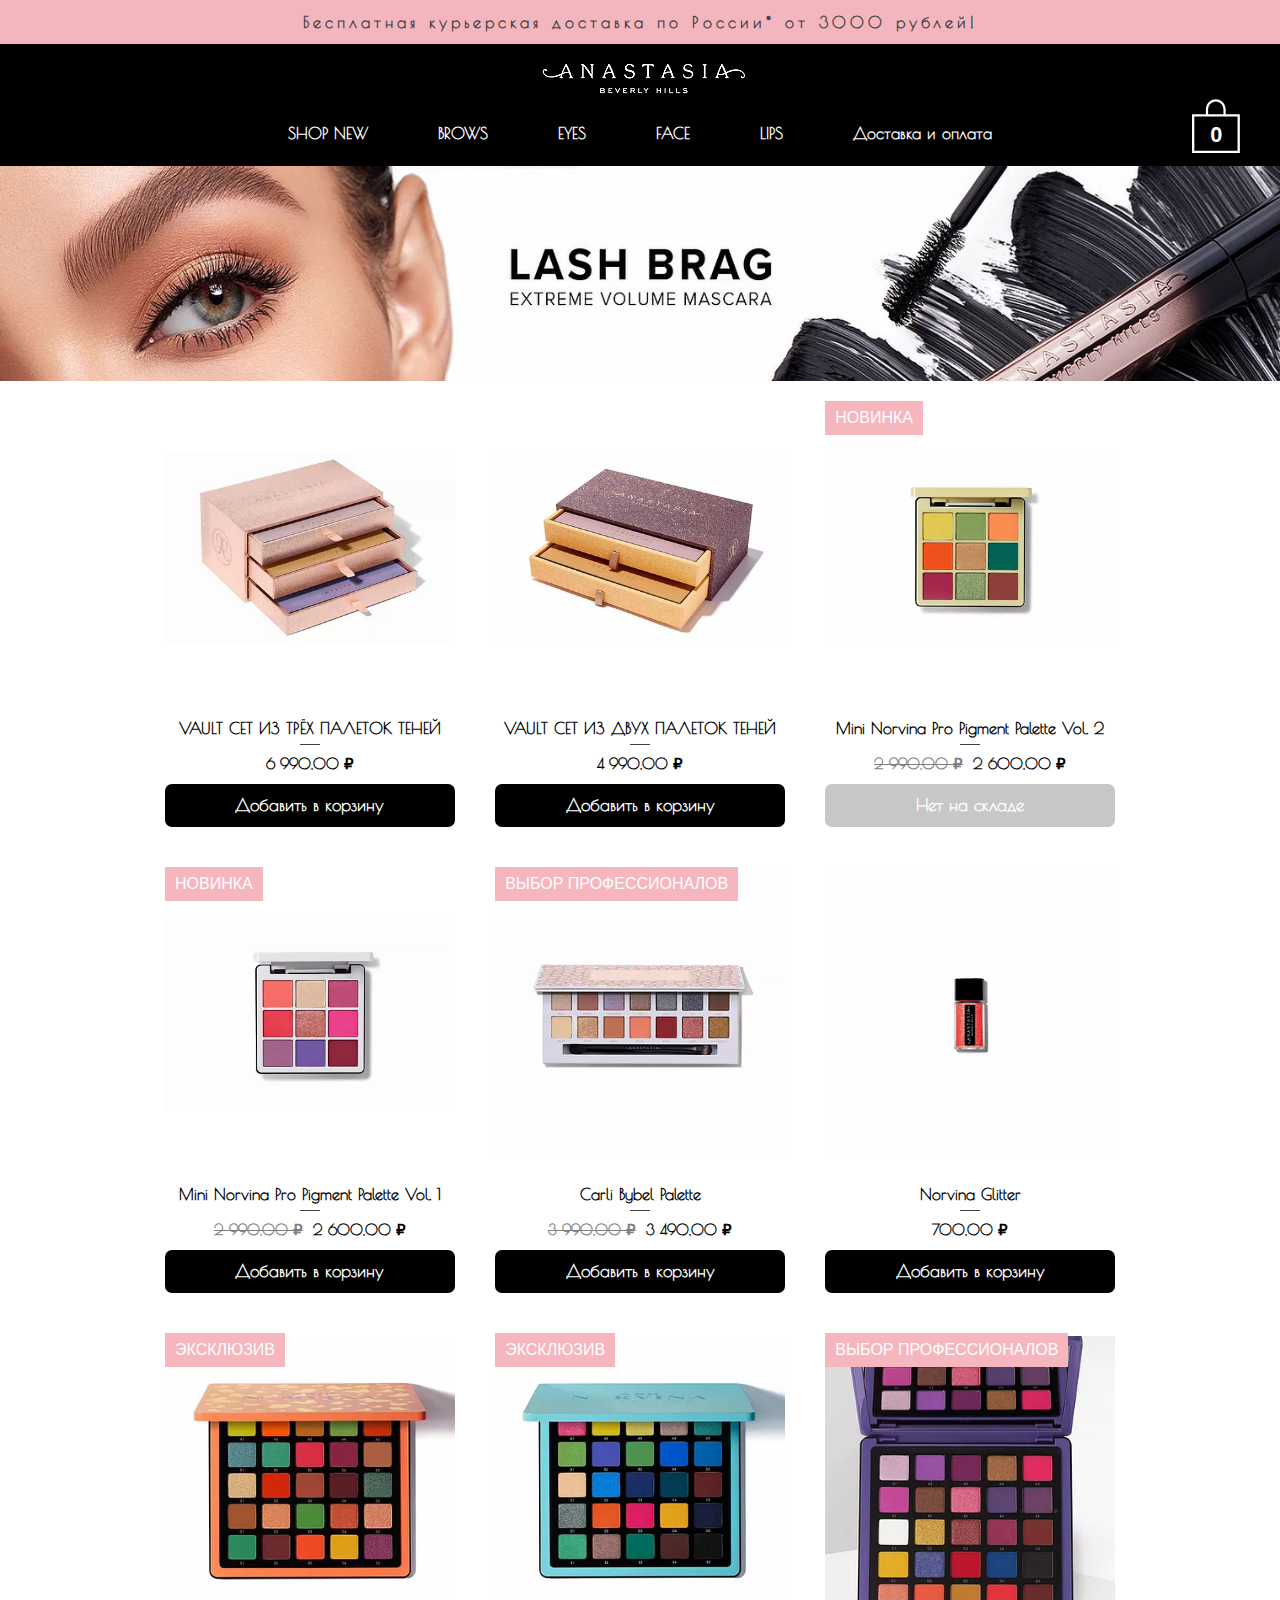
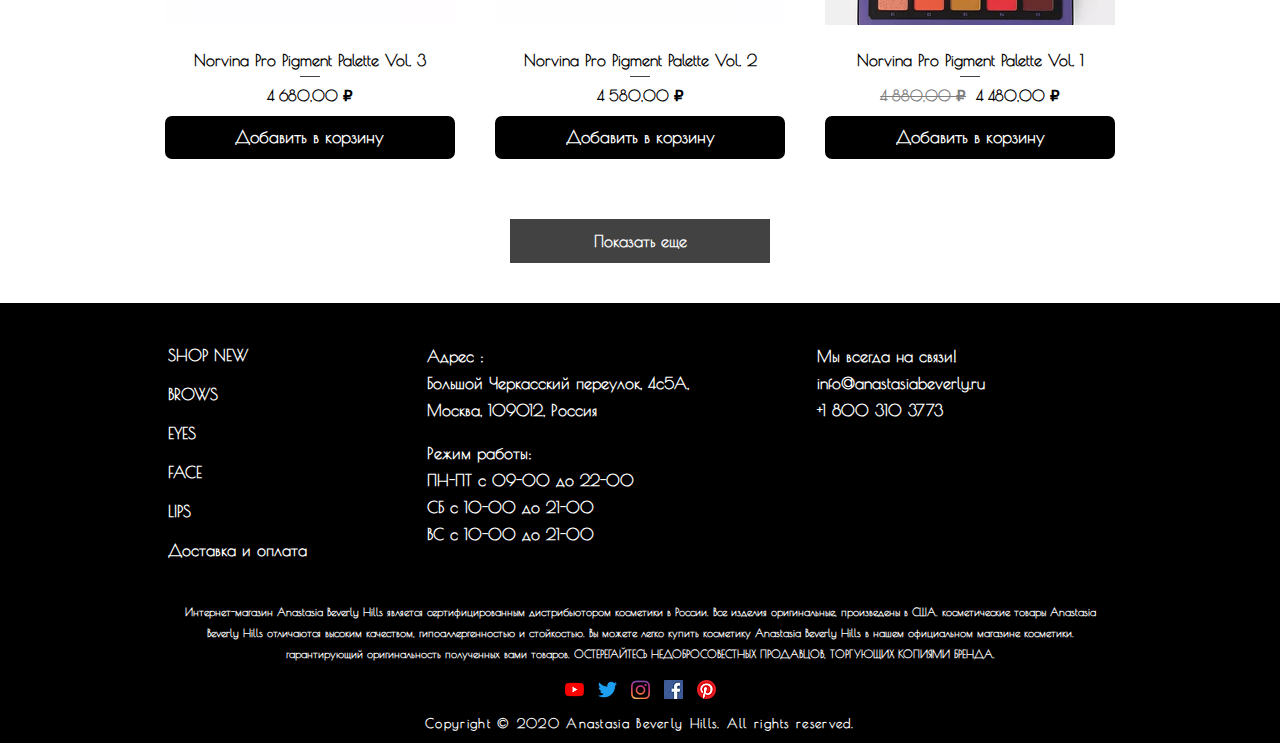
<file: eyes.html>
<!DOCTYPE html>
<html lang="ru">
  <head>
    <meta charset="utf-8">
    <title>EYES</title><!--[if IE]>
    <meta http-equiv="X-UA-Compatible" content="IE = edge"><![endif]-->
    <meta name="theme-color" content="#fff">
    <meta name="apple-mobile-web-app-status-bar-style" content="black-translucent">
    <meta name="viewport" content="width=device-width, initial-scale=1.0">
    <link rel="shortcut icon" href="img/favicons/favicon.ico" type="image/x-icon">
    <link rel="icon" sizes="16x16" href="img/favicons/favicon-16x16.png" type="image/png">
    <link rel="icon" sizes="32x32" href="img/favicons/favicon-32x32.png" type="image/png">
    <link rel="apple-touch-icon-precomposed" href="img/favicons/apple-touch-icon-precomposed.png">
    <link rel="apple-touch-icon" href="img/favicons/apple-touch-icon.png">
    <link rel="apple-touch-icon" sizes="57x57" href="img/favicons/apple-touch-icon-57x57.png">
    <link rel="apple-touch-icon" sizes="60x60" href="img/favicons/apple-touch-icon-60x60.png">
    <link rel="apple-touch-icon" sizes="72x72" href="img/favicons/apple-touch-icon-72x72.png">
    <link rel="apple-touch-icon" sizes="76x76" href="img/favicons/apple-touch-icon-76x76.png">
    <link rel="apple-touch-icon" sizes="114x114" href="img/favicons/apple-touch-icon-114x114.png">
    <link rel="apple-touch-icon" sizes="120x120" href="img/favicons/apple-touch-icon-120x120.png">
    <link rel="apple-touch-icon" sizes="144x144" href="img/favicons/apple-touch-icon-144x144.png">
    <link rel="apple-touch-icon" sizes="152x152" href="img/favicons/apple-touch-icon-152x152.png">
    <link rel="apple-touch-icon" sizes="167x167" href="img/favicons/apple-touch-icon-167x167.png">
    <link rel="apple-touch-icon" sizes="180x180" href="img/favicons/apple-touch-icon-180x180.png">
    <link rel="apple-touch-icon" sizes="1024x1024" href="img/favicons/apple-touch-icon-1024x1024.png">
    <link rel="stylesheet" href="css/styles.min.css">
  </head>
  <body>
    <div class="wrapper">
      <div class="content">
        <header class="header">
          <div class="header__top"><span class="stock">Бесплатная курьерская доставка по России* от 3000 рублей!</span></div>
          <div class="header__main"><a class="logo" href="index.html"><img class="logo__img" src="images/content/logo.png" alt="Логотип"></a>
            <nav class="main-nav">
              <div class="sandwich"><a class="sandwich__open-btn" href="javascript:void(0);"><span class="sandwich__line"></span><span class="sandwich__line"></span><span class="sandwich__line"></span></a>
                <div class="sandwich__content"><a class="sandwich__close-btn" href="javascript:void(0);">
                    <svg class="svg-icon icon-close sandwich__close-icon">
                      <use xlink:href="images/svg/sprite/symbol/sprite.svg#close"></use>
                    </svg></a>
                  <nav class="sandwich-nav">
                    <ul class="sandwich-nav__list">
                      <li class="sandwich-nav__item"><a class="sandwich-nav__link" href="new.html">Shop new</a></li>
                      <li class="sandwich-nav__item"><a class="sandwich-nav__link" href="brows.html">Brows</a></li>
                      <li class="sandwich-nav__item"><a class="sandwich-nav__link" href="eyes.html">Eyes</a></li>
                      <li class="sandwich-nav__item"><a class="sandwich-nav__link" href="face.html">Face</a></li>
                      <li class="sandwich-nav__item"><a class="sandwich-nav__link" href="lips.html">Lips</a></li>
                      <li class="sandwich-nav__item"><a class="sandwich-nav__link" href="delivery.html">Доставка и оплата</a></li>
                    </ul>
                  </nav>
                </div>
              </div>
              <ul class="main-nav__list">
                <li class="main-nav__item"><a class="main-nav__link" href="new.html">Shop new</a></li>
                <li class="main-nav__item"><a class="main-nav__link" href="brows.html">Brows</a></li>
                <li class="main-nav__item"><a class="main-nav__link" href="eyes.html">Eyes</a></li>
                <li class="main-nav__item"><a class="main-nav__link" href="face.html">Face</a></li>
                <li class="main-nav__item"><a class="main-nav__link" href="lips.html">Lips</a></li>
                <li class="main-nav__item"><a class="main-nav__link" href="delivery.html">Доставка и оплата</a></li>
              </ul>
              <div class="basket-prev"><a class="basket-prev__link" href="#">
                  <svg xmlns="http://www.w3.org/2000/svg" version="1.1" width="100%" height="100%" viewbox="0 0 164.9 196.4" preserveaspectratio="xMinYMax meet" data-hook="svg-icon-9">
                    <text class="basket-prev__count" x="84" y="131" dy=".35em" text-anchor="middle" data-hook="items-count">0</text>
                    <path d="M81.9 11.5c-18.8 0-34.1 16-34.1 35.7v18.1h7.8V47.2c0-15.4 11.8-27.9 26.4-27.9 14.5 0 26.4 12.5 26.4 27.9v18.1h6.6V64h1.1V47.2c-.1-19.7-15.4-35.7-34.2-35.7z"></path>
                    <path d="M156.9 70.5v118H8v-118h148.9m8-8H0v134h164.9v-134z"></path>
                  </svg></a></div>
            </nav>
          </div>
        </header>
        <div class="section-bg" style="background-image: url('images/content/eyes-bg.png');"></div>
        <div class="catalog">
          <div class="card-item catalog-item"><a class="card-item__full" href="#">
              <div class="card-item__img catalog-item__img"><img class="catalog-item__pic" src="images/content/card-item1.png" alt=""></div><span class="card-item__title">VAULT СЕТ ИЗ ТРЁХ ПАЛЕТОК ТЕНЕЙ</span><span class="card-item__price">6 990,00 ₽</span></a><a class="card-item__add catalog-item__add" href="#">Добавить в корзину</a></div>
          <div class="card-item catalog-item"><a class="card-item__full" href="#">
              <div class="card-item__img catalog-item__img"><img class="catalog-item__pic" src="images/content/card-item2.png" alt=""></div><span class="card-item__title">VAULT СЕТ ИЗ ДВУХ ПАЛЕТОК ТЕНЕЙ</span><span class="card-item__price">4 990,00 ₽</span></a><a class="card-item__add catalog-item__add" href="#">Добавить в корзину</a></div>
          <div class="card-item catalog-item"><a class="card-item__full" href="#"><span class="card-item__ribbon">Новинка</span>
              <div class="card-item__img catalog-item__img"><img class="catalog-item__pic" src="images/content/card-item3.png" alt=""></div><span class="card-item__title">Mini Norvina Pro Pigment Palette Vol. 2</span>
              <div class="card-item__row"><span class="card-item__price card-item__price--old">2 990,00 ₽</span><span class="card-item__price">2 600,00 ₽</span></div></a><a class="card-item__absent catalog-item__absent">Нет на складе</a></div>
          <div class="card-item catalog-item"><a class="card-item__full" href="#"><span class="card-item__ribbon">Новинка</span>
              <div class="card-item__img catalog-item__img"><img class="catalog-item__pic" src="images/content/card-item4.png" alt=""></div><span class="card-item__title">Mini Norvina Pro Pigment Palette Vol. 1</span>
              <div class="card-item__row"><span class="card-item__price card-item__price--old">2 990,00 ₽</span><span class="card-item__price">2 600,00 ₽</span></div></a><a class="card-item__add catalog-item__add" href="#">Добавить в корзину</a></div>
          <div class="card-item catalog-item"><a class="card-item__full" href="#"><span class="card-item__ribbon">Выбор профессионалов</span>
              <div class="card-item__img catalog-item__img"><img class="catalog-item__pic" src="images/content/eyes-img1.png" alt=""></div><span class="card-item__title">Carli Bybel Palette</span>
              <div class="card-item__row"><span class="card-item__price card-item__price--old">3 990,00 ₽</span><span class="card-item__price">3 490,00 ₽</span></div></a><a class="card-item__add catalog-item__add" href="#">Добавить в корзину</a></div>
          <div class="card-item catalog-item"><a class="card-item__full" href="#">
              <div class="card-item__img catalog-item__img"><img class="catalog-item__pic" src="images/content/eyes-img2.png" alt=""></div><span class="card-item__title">Norvina Glitter</span>
              <div class="card-item__row"><span class="card-item__price">700,00 ₽</span></div></a><a class="card-item__add catalog-item__add" href="#">Добавить в корзину</a></div>
          <div class="card-item catalog-item"><a class="card-item__full" href="#"><span class="card-item__ribbon">Эксклюзив</span>
              <div class="card-item__img catalog-item__img"><img class="catalog-item__pic" src="images/content/eyes-img3.png" alt=""></div><span class="card-item__title">Norvina Pro Pigment Palette Vol. 3</span>
              <div class="card-item__row"><span class="card-item__price">4 680,00 ₽</span></div></a><a class="card-item__add catalog-item__add" href="#">Добавить в корзину</a></div>
          <div class="card-item catalog-item"><a class="card-item__full" href="#"><span class="card-item__ribbon">Эксклюзив</span>
              <div class="card-item__img catalog-item__img"><img class="catalog-item__pic" src="images/content/eyes-img4.png" alt=""></div><span class="card-item__title">Norvina Pro Pigment Palette Vol. 2</span>
              <div class="card-item__row"><span class="card-item__price">4 580,00 ₽</span></div></a><a class="card-item__add catalog-item__add" href="#">Добавить в корзину</a></div>
          <div class="card-item catalog-item"><a class="card-item__full" href="#"><span class="card-item__ribbon">Выбор профессионалов</span>
              <div class="card-item__img catalog-item__img"><img class="catalog-item__pic" src="images/content/eyes-img5.png" alt=""></div><span class="card-item__title">Norvina Pro Pigment Palette Vol. 1</span>
              <div class="card-item__row"><span class="card-item__price card-item__price--old">4 880,00 ₽</span><span class="card-item__price">4 480,00 ₽</span></div></a><a class="card-item__add catalog-item__add" href="#">Добавить в корзину</a></div>
        </div>
        <button class="btn card__more" type="button">Показать еще</button>
        <footer class="footer">
          <div class="footer__container">
            <div class="footer-info">
              <div class="footer-info__side">
                <nav class="footer-nav">
                  <ul class="footer-nav__list">
                    <li class="footer-nav__item"><a class="footer-nav__link" href="#">Shop new</a></li>
                    <li class="footer-nav__item"><a class="footer-nav__link" href="#">Brows</a></li>
                    <li class="footer-nav__item"><a class="footer-nav__link" href="#">Eyes</a></li>
                    <li class="footer-nav__item"><a class="footer-nav__link" href="#">Face</a></li>
                    <li class="footer-nav__item"><a class="footer-nav__link" href="#">Lips</a></li>
                    <li class="footer-nav__item"><a class="footer-nav__link" href="#">Доставка и оплата</a></li>
                  </ul>
                </nav>
              </div>
              <div class="footer-info__side"><span class="footer-info__text footer-info__text--padding">Адрес : <br>Большой Черкасский переулок, 4с5А, Москва, 109012, Россия</span><span class="footer-info__text">Режим работы: <br>ПН-ПТ с 09-00 до 22-00 <br>СБ с 10-00 до 21-00 <br>ВС с 10-00 до 21-00</span></div>
              <div class="footer-info__side"><span class="footer-info__text">Мы всегда на связи!</span><a class="footer-info__link" href="mailto:info@anastasiabeverly.ru">info@anastasiabeverly.ru</a><a class="footer-info__link" href="tel:+18003103773">+1 800 310 3773</a></div>
            </div>
            <p class="footer__about">Интернет-магазин Anastasia Beverly Hills является сертифицированным дистрибьютором косметики в России. Все изделия оригинальные, произведены в США. косметические товары Anastasia Beverly Hills отличаются высоким качеством, гипоаллергенностью и стойкостью. Вы можете легко купить косметику Anastasia Beverly Hills в нашем официальном магазине косметики. гарантирующий оригинальность полученных вами товаров. ОСТЕРЕГАЙТЕСЬ НЕДОБРОСОВЕСТНЫХ ПРОДАВЦОВ, ТОРГУЮЩИХ КОПИЯМИ БРЕНДА.</p>
            <div class="footer-social"><a class="footer-social__link" href="#"><img class="footer-social__icon" src="images/content/youtube.png" alt=""></a><a class="footer-social__link" href="#"><img class="footer-social__icon" src="images/content/twitter.png" alt=""></a><a class="footer-social__link" href="#"><img class="footer-social__icon" src="images/content/instagram.png" alt=""></a><a class="footer-social__link" href="#"><img class="footer-social__icon" src="images/content/facebook.png" alt=""></a><a class="footer-social__link" href="#"><img class="footer-social__icon" src="images/content/pinterest.png" alt=""></a></div>
            <p class="footer__copy">Copyright © 2020 Anastasia Beverly Hills. All rights reserved.</p>
          </div>
        </footer>
      </div>
    </div>
    <script src="js/vendor/libs.min.js"></script>
    <script src="js/main.min.js"></script>
  </body>
</html>
</file>
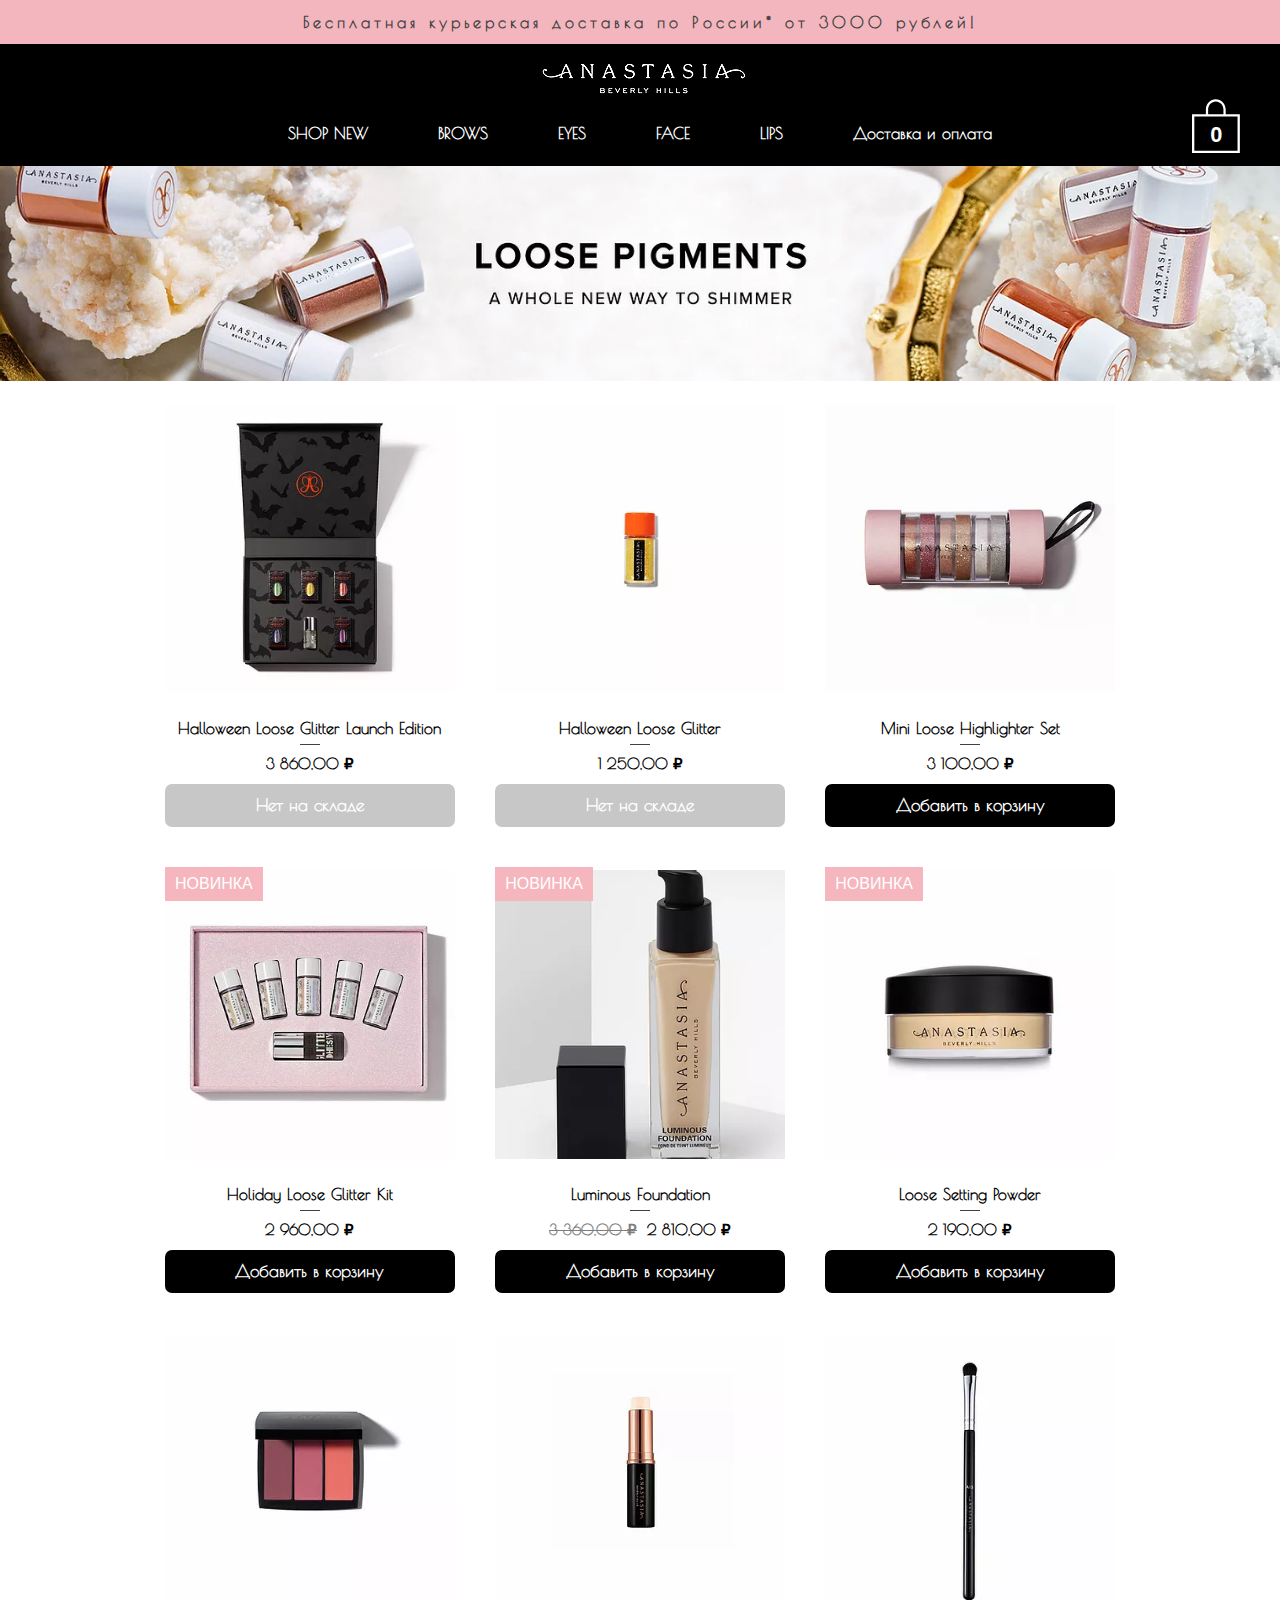
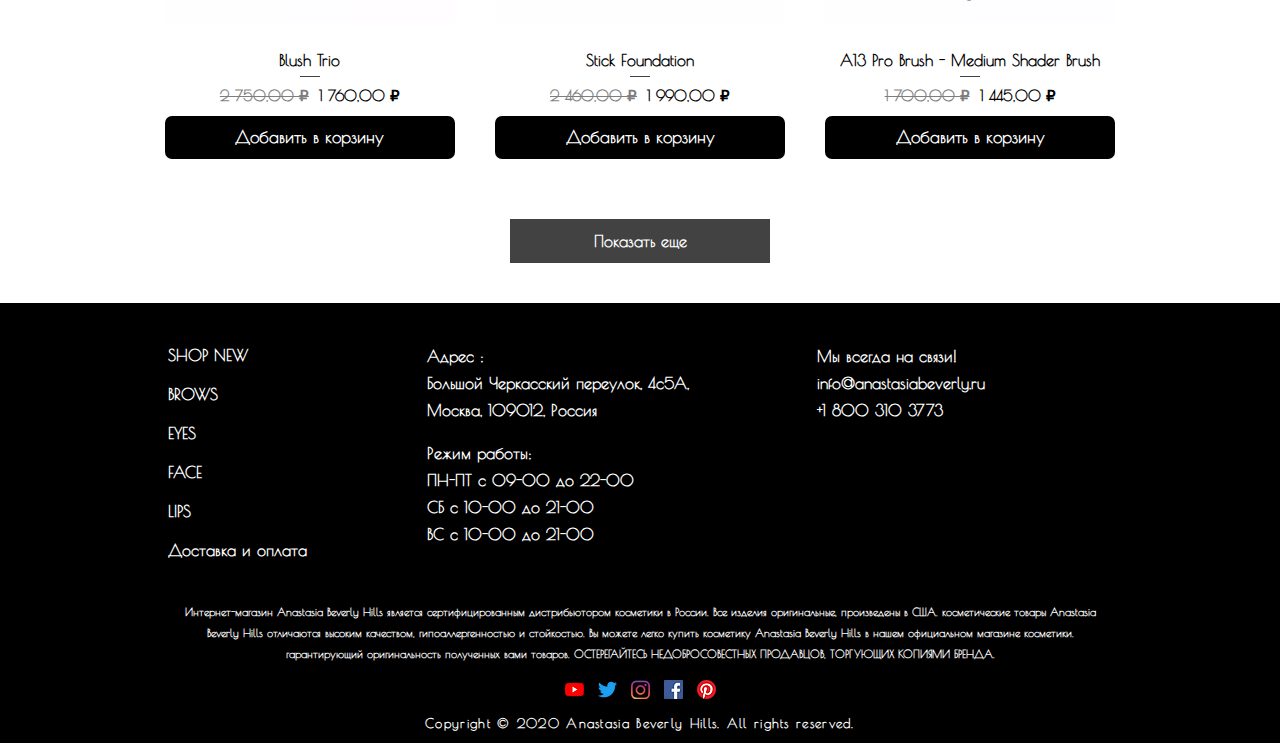
<file: face.html>
<!DOCTYPE html>
<html lang="ru">
  <head>
    <meta charset="utf-8">
    <title>FACE</title><!--[if IE]>
    <meta http-equiv="X-UA-Compatible" content="IE = edge"><![endif]-->
    <meta name="theme-color" content="#fff">
    <meta name="apple-mobile-web-app-status-bar-style" content="black-translucent">
    <meta name="viewport" content="width=device-width, initial-scale=1.0">
    <link rel="shortcut icon" href="img/favicons/favicon.ico" type="image/x-icon">
    <link rel="icon" sizes="16x16" href="img/favicons/favicon-16x16.png" type="image/png">
    <link rel="icon" sizes="32x32" href="img/favicons/favicon-32x32.png" type="image/png">
    <link rel="apple-touch-icon-precomposed" href="img/favicons/apple-touch-icon-precomposed.png">
    <link rel="apple-touch-icon" href="img/favicons/apple-touch-icon.png">
    <link rel="apple-touch-icon" sizes="57x57" href="img/favicons/apple-touch-icon-57x57.png">
    <link rel="apple-touch-icon" sizes="60x60" href="img/favicons/apple-touch-icon-60x60.png">
    <link rel="apple-touch-icon" sizes="72x72" href="img/favicons/apple-touch-icon-72x72.png">
    <link rel="apple-touch-icon" sizes="76x76" href="img/favicons/apple-touch-icon-76x76.png">
    <link rel="apple-touch-icon" sizes="114x114" href="img/favicons/apple-touch-icon-114x114.png">
    <link rel="apple-touch-icon" sizes="120x120" href="img/favicons/apple-touch-icon-120x120.png">
    <link rel="apple-touch-icon" sizes="144x144" href="img/favicons/apple-touch-icon-144x144.png">
    <link rel="apple-touch-icon" sizes="152x152" href="img/favicons/apple-touch-icon-152x152.png">
    <link rel="apple-touch-icon" sizes="167x167" href="img/favicons/apple-touch-icon-167x167.png">
    <link rel="apple-touch-icon" sizes="180x180" href="img/favicons/apple-touch-icon-180x180.png">
    <link rel="apple-touch-icon" sizes="1024x1024" href="img/favicons/apple-touch-icon-1024x1024.png">
    <link rel="stylesheet" href="css/styles.min.css">
  </head>
  <body>
    <div class="wrapper">
      <div class="content">
        <header class="header">
          <div class="header__top"><span class="stock">Бесплатная курьерская доставка по России* от 3000 рублей!</span></div>
          <div class="header__main"><a class="logo" href="index.html"><img class="logo__img" src="images/content/logo.png" alt="Логотип"></a>
            <nav class="main-nav">
              <div class="sandwich"><a class="sandwich__open-btn" href="javascript:void(0);"><span class="sandwich__line"></span><span class="sandwich__line"></span><span class="sandwich__line"></span></a>
                <div class="sandwich__content"><a class="sandwich__close-btn" href="javascript:void(0);">
                    <svg class="svg-icon icon-close sandwich__close-icon">
                      <use xlink:href="images/svg/sprite/symbol/sprite.svg#close"></use>
                    </svg></a>
                  <nav class="sandwich-nav">
                    <ul class="sandwich-nav__list">
                      <li class="sandwich-nav__item"><a class="sandwich-nav__link" href="new.html">Shop new</a></li>
                      <li class="sandwich-nav__item"><a class="sandwich-nav__link" href="brows.html">Brows</a></li>
                      <li class="sandwich-nav__item"><a class="sandwich-nav__link" href="eyes.html">Eyes</a></li>
                      <li class="sandwich-nav__item"><a class="sandwich-nav__link" href="face.html">Face</a></li>
                      <li class="sandwich-nav__item"><a class="sandwich-nav__link" href="lips.html">Lips</a></li>
                      <li class="sandwich-nav__item"><a class="sandwich-nav__link" href="delivery.html">Доставка и оплата</a></li>
                    </ul>
                  </nav>
                </div>
              </div>
              <ul class="main-nav__list">
                <li class="main-nav__item"><a class="main-nav__link" href="new.html">Shop new</a></li>
                <li class="main-nav__item"><a class="main-nav__link" href="brows.html">Brows</a></li>
                <li class="main-nav__item"><a class="main-nav__link" href="eyes.html">Eyes</a></li>
                <li class="main-nav__item"><a class="main-nav__link" href="face.html">Face</a></li>
                <li class="main-nav__item"><a class="main-nav__link" href="lips.html">Lips</a></li>
                <li class="main-nav__item"><a class="main-nav__link" href="delivery.html">Доставка и оплата</a></li>
              </ul>
              <div class="basket-prev"><a class="basket-prev__link" href="#">
                  <svg xmlns="http://www.w3.org/2000/svg" version="1.1" width="100%" height="100%" viewbox="0 0 164.9 196.4" preserveaspectratio="xMinYMax meet" data-hook="svg-icon-9">
                    <text class="basket-prev__count" x="84" y="131" dy=".35em" text-anchor="middle" data-hook="items-count">0</text>
                    <path d="M81.9 11.5c-18.8 0-34.1 16-34.1 35.7v18.1h7.8V47.2c0-15.4 11.8-27.9 26.4-27.9 14.5 0 26.4 12.5 26.4 27.9v18.1h6.6V64h1.1V47.2c-.1-19.7-15.4-35.7-34.2-35.7z"></path>
                    <path d="M156.9 70.5v118H8v-118h148.9m8-8H0v134h164.9v-134z"></path>
                  </svg></a></div>
            </nav>
          </div>
        </header>
        <div class="section-bg" style="background-image: url('images/content/face-bg.png');"></div>
        <div class="catalog">
          <div class="card-item catalog-item"><a class="card-item__full" href="#">
              <div class="card-item__img catalog-item__img"><img class="catalog-item__pic" src="images/content/card-item5.png" alt=""></div><span class="card-item__title">Halloween Loose Glitter Launch Edition</span>
              <div class="card-item__row"><span class="card-item__price">3 860,00 ₽</span></div></a><a class="card-item__absent catalog-item__absent">Нет на складе</a></div>
          <div class="card-item catalog-item"><a class="card-item__full" href="#">
              <div class="card-item__img catalog-item__img"><img class="catalog-item__pic" src="images/content/card-item6.png" alt=""></div><span class="card-item__title">Halloween Loose Glitter</span>
              <div class="card-item__row"><span class="card-item__price">1 250,00 ₽</span></div></a><a class="card-item__absent catalog-item__absent">Нет на складе</a></div>
          <div class="card-item catalog-item"><a class="card-item__full" href="#">
              <div class="card-item__img catalog-item__img"><img class="catalog-item__pic" src="images/content/card-item8.png" alt=""></div><span class="card-item__title">Mini Loose Highlighter Set</span>
              <div class="card-item__row"><span class="card-item__price">3 100,00 ₽</span></div></a><a class="card-item__add catalog-item__add" href="#">Добавить в корзину</a></div>
          <div class="card-item catalog-item"><a class="card-item__full" href="#"><span class="card-item__ribbon">Новинка</span>
              <div class="card-item__img catalog-item__img"><img class="catalog-item__pic" src="images/content/card-item9.png" alt=""></div><span class="card-item__title">Holiday Loose Glitter Kit</span>
              <div class="card-item__row"><span class="card-item__price">2 960,00 ₽</span></div></a><a class="card-item__add catalog-item__add" href="#">Добавить в корзину</a></div>
          <div class="card-item catalog-item"><a class="card-item__full" href="#"><span class="card-item__ribbon">Новинка</span>
              <div class="card-item__img catalog-item__img"><img class="catalog-item__pic" src="images/content/face-img1.png" alt=""></div><span class="card-item__title">Luminous Foundation</span>
              <div class="card-item__row"><span class="card-item__price card-item__price--old">3 360,00 ₽</span><span class="card-item__price">2 810,00 ₽</span></div></a><a class="card-item__add catalog-item__add" href="#">Добавить в корзину</a></div>
          <div class="card-item catalog-item"><a class="card-item__full" href="#"><span class="card-item__ribbon">Новинка</span>
              <div class="card-item__img catalog-item__img"><img class="catalog-item__pic" src="images/content/face-img2.png" alt=""></div><span class="card-item__title">Loose Setting Powder</span>
              <div class="card-item__row"><span class="card-item__price">2 190,00 ₽</span></div></a><a class="card-item__add catalog-item__add" href="#">Добавить в корзину</a></div>
          <div class="card-item catalog-item"><a class="card-item__full" href="#">
              <div class="card-item__img catalog-item__img"><img class="catalog-item__pic" src="images/content/face-img3.png" alt=""></div><span class="card-item__title">Blush Trio</span>
              <div class="card-item__row"><span class="card-item__price card-item__price--old">2 750,00 ₽</span><span class="card-item__price">1 760,00 ₽</span></div></a><a class="card-item__add catalog-item__add" href="#">Добавить в корзину</a></div>
          <div class="card-item catalog-item"><a class="card-item__full" href="#">
              <div class="card-item__img catalog-item__img"><img class="catalog-item__pic" src="images/content/face-img4.png" alt=""></div><span class="card-item__title">Stick Foundation</span>
              <div class="card-item__row"><span class="card-item__price card-item__price--old">2 460,00 ₽</span><span class="card-item__price">1 990,00 ₽</span></div></a><a class="card-item__add catalog-item__add" href="#">Добавить в корзину</a></div>
          <div class="card-item catalog-item"><a class="card-item__full" href="#">
              <div class="card-item__img catalog-item__img"><img class="catalog-item__pic" src="images/content/face-img5.png" alt=""></div><span class="card-item__title">A13 Pro Brush - Medium Shader Brush</span>
              <div class="card-item__row"><span class="card-item__price card-item__price--old">1 700,00 ₽</span><span class="card-item__price">1 445,00 ₽</span></div></a><a class="card-item__add catalog-item__add" href="#">Добавить в корзину</a></div>
        </div>
        <button class="btn card__more" type="button">Показать еще</button>
        <footer class="footer">
          <div class="footer__container">
            <div class="footer-info">
              <div class="footer-info__side">
                <nav class="footer-nav">
                  <ul class="footer-nav__list">
                    <li class="footer-nav__item"><a class="footer-nav__link" href="#">Shop new</a></li>
                    <li class="footer-nav__item"><a class="footer-nav__link" href="#">Brows</a></li>
                    <li class="footer-nav__item"><a class="footer-nav__link" href="#">Eyes</a></li>
                    <li class="footer-nav__item"><a class="footer-nav__link" href="#">Face</a></li>
                    <li class="footer-nav__item"><a class="footer-nav__link" href="#">Lips</a></li>
                    <li class="footer-nav__item"><a class="footer-nav__link" href="#">Доставка и оплата</a></li>
                  </ul>
                </nav>
              </div>
              <div class="footer-info__side"><span class="footer-info__text footer-info__text--padding">Адрес : <br>Большой Черкасский переулок, 4с5А, Москва, 109012, Россия</span><span class="footer-info__text">Режим работы: <br>ПН-ПТ с 09-00 до 22-00 <br>СБ с 10-00 до 21-00 <br>ВС с 10-00 до 21-00</span></div>
              <div class="footer-info__side"><span class="footer-info__text">Мы всегда на связи!</span><a class="footer-info__link" href="mailto:info@anastasiabeverly.ru">info@anastasiabeverly.ru</a><a class="footer-info__link" href="tel:+18003103773">+1 800 310 3773</a></div>
            </div>
            <p class="footer__about">Интернет-магазин Anastasia Beverly Hills является сертифицированным дистрибьютором косметики в России. Все изделия оригинальные, произведены в США. косметические товары Anastasia Beverly Hills отличаются высоким качеством, гипоаллергенностью и стойкостью. Вы можете легко купить косметику Anastasia Beverly Hills в нашем официальном магазине косметики. гарантирующий оригинальность полученных вами товаров. ОСТЕРЕГАЙТЕСЬ НЕДОБРОСОВЕСТНЫХ ПРОДАВЦОВ, ТОРГУЮЩИХ КОПИЯМИ БРЕНДА.</p>
            <div class="footer-social"><a class="footer-social__link" href="#"><img class="footer-social__icon" src="images/content/youtube.png" alt=""></a><a class="footer-social__link" href="#"><img class="footer-social__icon" src="images/content/twitter.png" alt=""></a><a class="footer-social__link" href="#"><img class="footer-social__icon" src="images/content/instagram.png" alt=""></a><a class="footer-social__link" href="#"><img class="footer-social__icon" src="images/content/facebook.png" alt=""></a><a class="footer-social__link" href="#"><img class="footer-social__icon" src="images/content/pinterest.png" alt=""></a></div>
            <p class="footer__copy">Copyright © 2020 Anastasia Beverly Hills. All rights reserved.</p>
          </div>
        </footer>
      </div>
    </div>
    <script src="js/vendor/libs.min.js"></script>
    <script src="js/main.min.js"></script>
  </body>
</html>
</file>
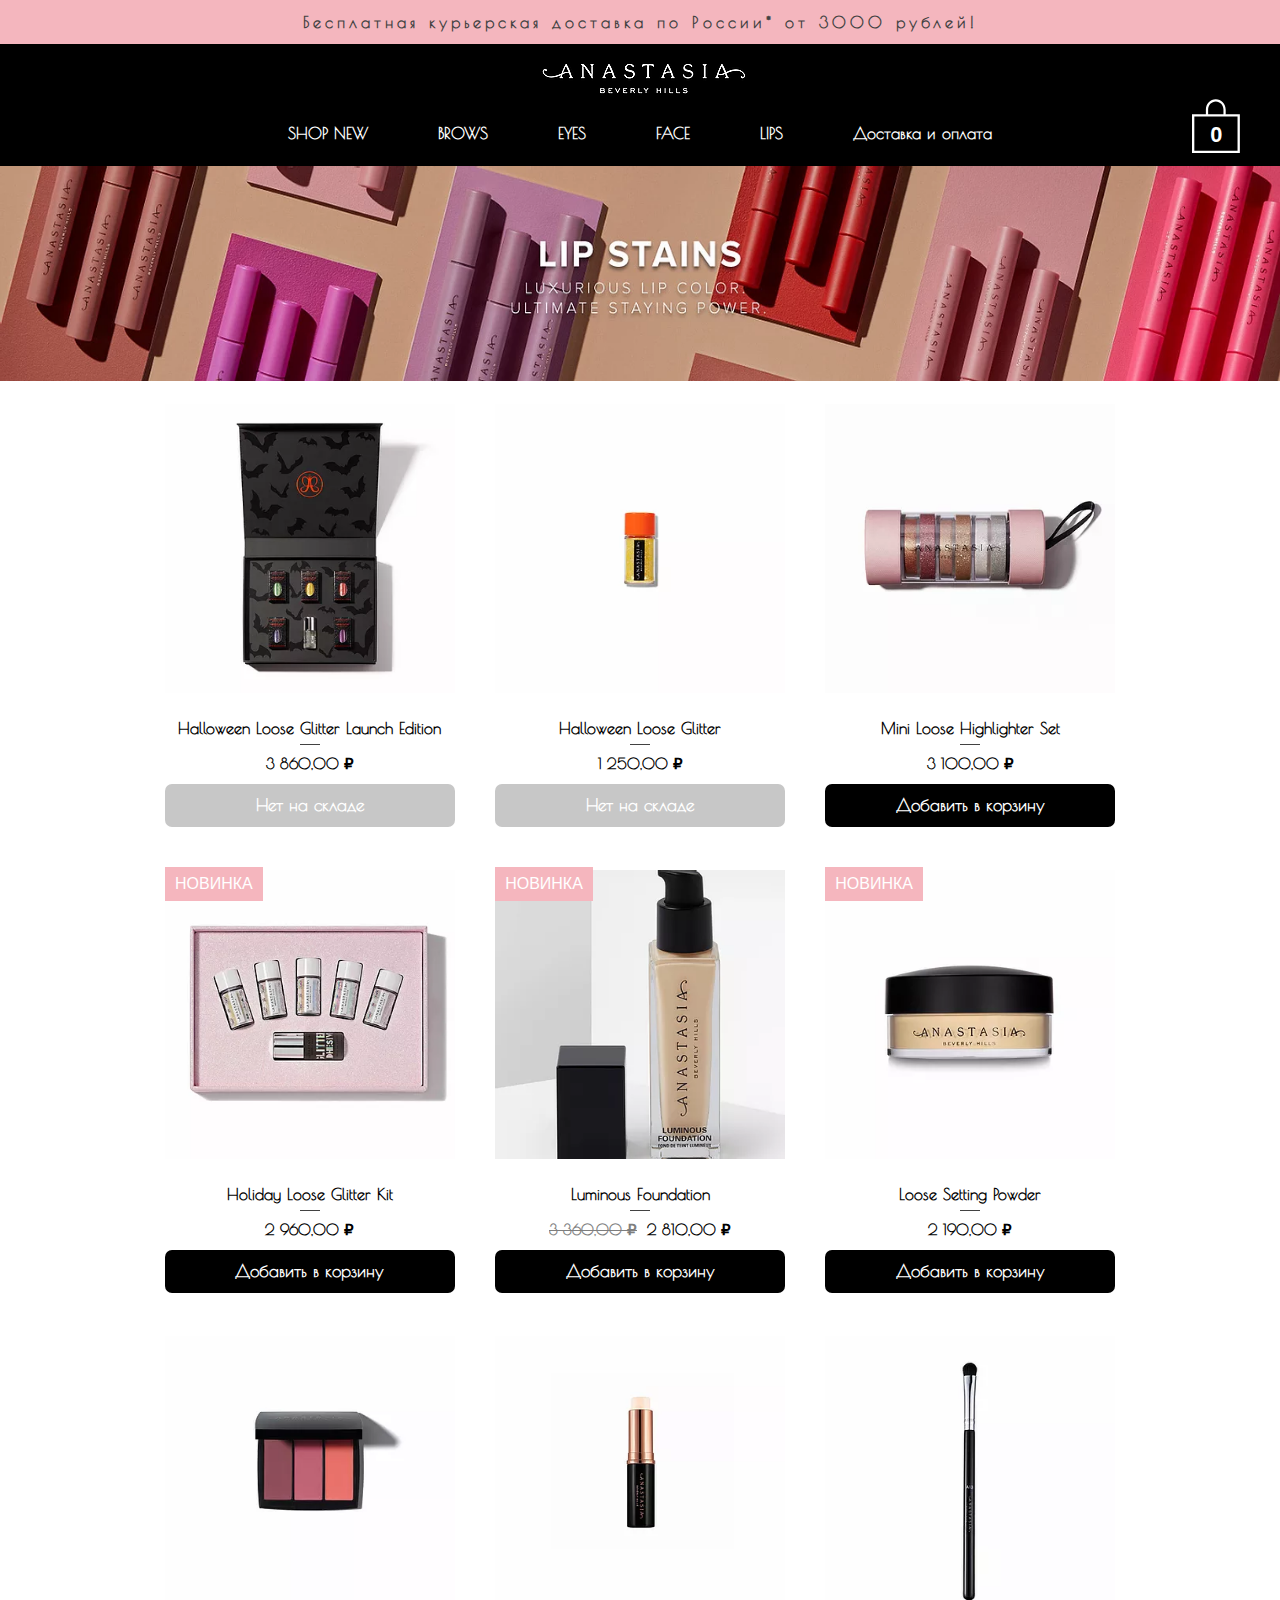
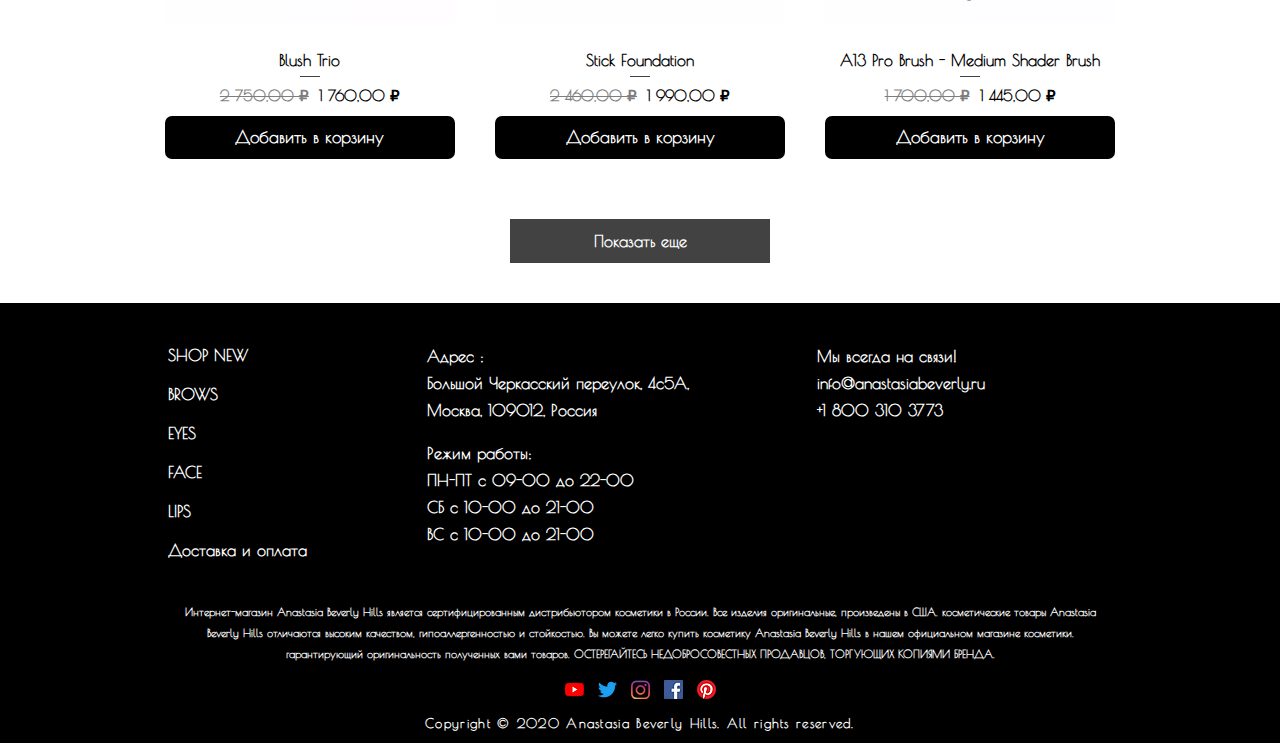
<file: lips.html>
<!DOCTYPE html>
<html lang="ru">
  <head>
    <meta charset="utf-8">
    <title>LIPS</title><!--[if IE]>
    <meta http-equiv="X-UA-Compatible" content="IE = edge"><![endif]-->
    <meta name="theme-color" content="#fff">
    <meta name="apple-mobile-web-app-status-bar-style" content="black-translucent">
    <meta name="viewport" content="width=device-width, initial-scale=1.0">
    <link rel="shortcut icon" href="img/favicons/favicon.ico" type="image/x-icon">
    <link rel="icon" sizes="16x16" href="img/favicons/favicon-16x16.png" type="image/png">
    <link rel="icon" sizes="32x32" href="img/favicons/favicon-32x32.png" type="image/png">
    <link rel="apple-touch-icon-precomposed" href="img/favicons/apple-touch-icon-precomposed.png">
    <link rel="apple-touch-icon" href="img/favicons/apple-touch-icon.png">
    <link rel="apple-touch-icon" sizes="57x57" href="img/favicons/apple-touch-icon-57x57.png">
    <link rel="apple-touch-icon" sizes="60x60" href="img/favicons/apple-touch-icon-60x60.png">
    <link rel="apple-touch-icon" sizes="72x72" href="img/favicons/apple-touch-icon-72x72.png">
    <link rel="apple-touch-icon" sizes="76x76" href="img/favicons/apple-touch-icon-76x76.png">
    <link rel="apple-touch-icon" sizes="114x114" href="img/favicons/apple-touch-icon-114x114.png">
    <link rel="apple-touch-icon" sizes="120x120" href="img/favicons/apple-touch-icon-120x120.png">
    <link rel="apple-touch-icon" sizes="144x144" href="img/favicons/apple-touch-icon-144x144.png">
    <link rel="apple-touch-icon" sizes="152x152" href="img/favicons/apple-touch-icon-152x152.png">
    <link rel="apple-touch-icon" sizes="167x167" href="img/favicons/apple-touch-icon-167x167.png">
    <link rel="apple-touch-icon" sizes="180x180" href="img/favicons/apple-touch-icon-180x180.png">
    <link rel="apple-touch-icon" sizes="1024x1024" href="img/favicons/apple-touch-icon-1024x1024.png">
    <link rel="stylesheet" href="css/styles.min.css">
  </head>
  <body>
    <div class="wrapper">
      <div class="content">
        <header class="header">
          <div class="header__top"><span class="stock">Бесплатная курьерская доставка по России* от 3000 рублей!</span></div>
          <div class="header__main"><a class="logo" href="index.html"><img class="logo__img" src="images/content/logo.png" alt="Логотип"></a>
            <nav class="main-nav">
              <div class="sandwich"><a class="sandwich__open-btn" href="javascript:void(0);"><span class="sandwich__line"></span><span class="sandwich__line"></span><span class="sandwich__line"></span></a>
                <div class="sandwich__content"><a class="sandwich__close-btn" href="javascript:void(0);">
                    <svg class="svg-icon icon-close sandwich__close-icon">
                      <use xlink:href="images/svg/sprite/symbol/sprite.svg#close"></use>
                    </svg></a>
                  <nav class="sandwich-nav">
                    <ul class="sandwich-nav__list">
                      <li class="sandwich-nav__item"><a class="sandwich-nav__link" href="new.html">Shop new</a></li>
                      <li class="sandwich-nav__item"><a class="sandwich-nav__link" href="brows.html">Brows</a></li>
                      <li class="sandwich-nav__item"><a class="sandwich-nav__link" href="eyes.html">Eyes</a></li>
                      <li class="sandwich-nav__item"><a class="sandwich-nav__link" href="face.html">Face</a></li>
                      <li class="sandwich-nav__item"><a class="sandwich-nav__link" href="lips.html">Lips</a></li>
                      <li class="sandwich-nav__item"><a class="sandwich-nav__link" href="delivery.html">Доставка и оплата</a></li>
                    </ul>
                  </nav>
                </div>
              </div>
              <ul class="main-nav__list">
                <li class="main-nav__item"><a class="main-nav__link" href="new.html">Shop new</a></li>
                <li class="main-nav__item"><a class="main-nav__link" href="brows.html">Brows</a></li>
                <li class="main-nav__item"><a class="main-nav__link" href="eyes.html">Eyes</a></li>
                <li class="main-nav__item"><a class="main-nav__link" href="face.html">Face</a></li>
                <li class="main-nav__item"><a class="main-nav__link" href="lips.html">Lips</a></li>
                <li class="main-nav__item"><a class="main-nav__link" href="delivery.html">Доставка и оплата</a></li>
              </ul>
              <div class="basket-prev"><a class="basket-prev__link" href="#">
                  <svg xmlns="http://www.w3.org/2000/svg" version="1.1" width="100%" height="100%" viewbox="0 0 164.9 196.4" preserveaspectratio="xMinYMax meet" data-hook="svg-icon-9">
                    <text class="basket-prev__count" x="84" y="131" dy=".35em" text-anchor="middle" data-hook="items-count">0</text>
                    <path d="M81.9 11.5c-18.8 0-34.1 16-34.1 35.7v18.1h7.8V47.2c0-15.4 11.8-27.9 26.4-27.9 14.5 0 26.4 12.5 26.4 27.9v18.1h6.6V64h1.1V47.2c-.1-19.7-15.4-35.7-34.2-35.7z"></path>
                    <path d="M156.9 70.5v118H8v-118h148.9m8-8H0v134h164.9v-134z"></path>
                  </svg></a></div>
            </nav>
          </div>
        </header>
        <div class="section-bg" style="background-image: url('images/content/lips-bg.png');"></div>
        <div class="catalog">
          <div class="card-item catalog-item"><a class="card-item__full" href="#">
              <div class="card-item__img catalog-item__img"><img class="catalog-item__pic" src="images/content/card-item5.png" alt=""></div><span class="card-item__title">Halloween Loose Glitter Launch Edition</span>
              <div class="card-item__row"><span class="card-item__price">3 860,00 ₽</span></div></a><a class="card-item__absent catalog-item__absent">Нет на складе</a></div>
          <div class="card-item catalog-item"><a class="card-item__full" href="#">
              <div class="card-item__img catalog-item__img"><img class="catalog-item__pic" src="images/content/card-item6.png" alt=""></div><span class="card-item__title">Halloween Loose Glitter</span>
              <div class="card-item__row"><span class="card-item__price">1 250,00 ₽</span></div></a><a class="card-item__absent catalog-item__absent">Нет на складе</a></div>
          <div class="card-item catalog-item"><a class="card-item__full" href="#">
              <div class="card-item__img catalog-item__img"><img class="catalog-item__pic" src="images/content/card-item8.png" alt=""></div><span class="card-item__title">Mini Loose Highlighter Set</span>
              <div class="card-item__row"><span class="card-item__price">3 100,00 ₽</span></div></a><a class="card-item__add catalog-item__add" href="#">Добавить в корзину</a></div>
          <div class="card-item catalog-item"><a class="card-item__full" href="#"><span class="card-item__ribbon">Новинка</span>
              <div class="card-item__img catalog-item__img"><img class="catalog-item__pic" src="images/content/card-item9.png" alt=""></div><span class="card-item__title">Holiday Loose Glitter Kit</span>
              <div class="card-item__row"><span class="card-item__price">2 960,00 ₽</span></div></a><a class="card-item__add catalog-item__add" href="#">Добавить в корзину</a></div>
          <div class="card-item catalog-item"><a class="card-item__full" href="#"><span class="card-item__ribbon">Новинка</span>
              <div class="card-item__img catalog-item__img"><img class="catalog-item__pic" src="images/content/face-img1.png" alt=""></div><span class="card-item__title">Luminous Foundation</span>
              <div class="card-item__row"><span class="card-item__price card-item__price--old">3 360,00 ₽</span><span class="card-item__price">2 810,00 ₽</span></div></a><a class="card-item__add catalog-item__add" href="#">Добавить в корзину</a></div>
          <div class="card-item catalog-item"><a class="card-item__full" href="#"><span class="card-item__ribbon">Новинка</span>
              <div class="card-item__img catalog-item__img"><img class="catalog-item__pic" src="images/content/face-img2.png" alt=""></div><span class="card-item__title">Loose Setting Powder</span>
              <div class="card-item__row"><span class="card-item__price">2 190,00 ₽</span></div></a><a class="card-item__add catalog-item__add" href="#">Добавить в корзину</a></div>
          <div class="card-item catalog-item"><a class="card-item__full" href="#">
              <div class="card-item__img catalog-item__img"><img class="catalog-item__pic" src="images/content/face-img3.png" alt=""></div><span class="card-item__title">Blush Trio</span>
              <div class="card-item__row"><span class="card-item__price card-item__price--old">2 750,00 ₽</span><span class="card-item__price">1 760,00 ₽</span></div></a><a class="card-item__add catalog-item__add" href="#">Добавить в корзину</a></div>
          <div class="card-item catalog-item"><a class="card-item__full" href="#">
              <div class="card-item__img catalog-item__img"><img class="catalog-item__pic" src="images/content/face-img4.png" alt=""></div><span class="card-item__title">Stick Foundation</span>
              <div class="card-item__row"><span class="card-item__price card-item__price--old">2 460,00 ₽</span><span class="card-item__price">1 990,00 ₽</span></div></a><a class="card-item__add catalog-item__add" href="#">Добавить в корзину</a></div>
          <div class="card-item catalog-item"><a class="card-item__full" href="#">
              <div class="card-item__img catalog-item__img"><img class="catalog-item__pic" src="images/content/face-img5.png" alt=""></div><span class="card-item__title">A13 Pro Brush - Medium Shader Brush</span>
              <div class="card-item__row"><span class="card-item__price card-item__price--old">1 700,00 ₽</span><span class="card-item__price">1 445,00 ₽</span></div></a><a class="card-item__add catalog-item__add" href="#">Добавить в корзину</a></div>
        </div>
        <button class="btn card__more" type="button">Показать еще</button>
        <footer class="footer">
          <div class="footer__container">
            <div class="footer-info">
              <div class="footer-info__side">
                <nav class="footer-nav">
                  <ul class="footer-nav__list">
                    <li class="footer-nav__item"><a class="footer-nav__link" href="#">Shop new</a></li>
                    <li class="footer-nav__item"><a class="footer-nav__link" href="#">Brows</a></li>
                    <li class="footer-nav__item"><a class="footer-nav__link" href="#">Eyes</a></li>
                    <li class="footer-nav__item"><a class="footer-nav__link" href="#">Face</a></li>
                    <li class="footer-nav__item"><a class="footer-nav__link" href="#">Lips</a></li>
                    <li class="footer-nav__item"><a class="footer-nav__link" href="#">Доставка и оплата</a></li>
                  </ul>
                </nav>
              </div>
              <div class="footer-info__side"><span class="footer-info__text footer-info__text--padding">Адрес : <br>Большой Черкасский переулок, 4с5А, Москва, 109012, Россия</span><span class="footer-info__text">Режим работы: <br>ПН-ПТ с 09-00 до 22-00 <br>СБ с 10-00 до 21-00 <br>ВС с 10-00 до 21-00</span></div>
              <div class="footer-info__side"><span class="footer-info__text">Мы всегда на связи!</span><a class="footer-info__link" href="mailto:info@anastasiabeverly.ru">info@anastasiabeverly.ru</a><a class="footer-info__link" href="tel:+18003103773">+1 800 310 3773</a></div>
            </div>
            <p class="footer__about">Интернет-магазин Anastasia Beverly Hills является сертифицированным дистрибьютором косметики в России. Все изделия оригинальные, произведены в США. косметические товары Anastasia Beverly Hills отличаются высоким качеством, гипоаллергенностью и стойкостью. Вы можете легко купить косметику Anastasia Beverly Hills в нашем официальном магазине косметики. гарантирующий оригинальность полученных вами товаров. ОСТЕРЕГАЙТЕСЬ НЕДОБРОСОВЕСТНЫХ ПРОДАВЦОВ, ТОРГУЮЩИХ КОПИЯМИ БРЕНДА.</p>
            <div class="footer-social"><a class="footer-social__link" href="#"><img class="footer-social__icon" src="images/content/youtube.png" alt=""></a><a class="footer-social__link" href="#"><img class="footer-social__icon" src="images/content/twitter.png" alt=""></a><a class="footer-social__link" href="#"><img class="footer-social__icon" src="images/content/instagram.png" alt=""></a><a class="footer-social__link" href="#"><img class="footer-social__icon" src="images/content/facebook.png" alt=""></a><a class="footer-social__link" href="#"><img class="footer-social__icon" src="images/content/pinterest.png" alt=""></a></div>
            <p class="footer__copy">Copyright © 2020 Anastasia Beverly Hills. All rights reserved.</p>
          </div>
        </footer>
      </div>
    </div>
    <script src="js/vendor/libs.min.js"></script>
    <script src="js/main.min.js"></script>
  </body>
</html>
</file>
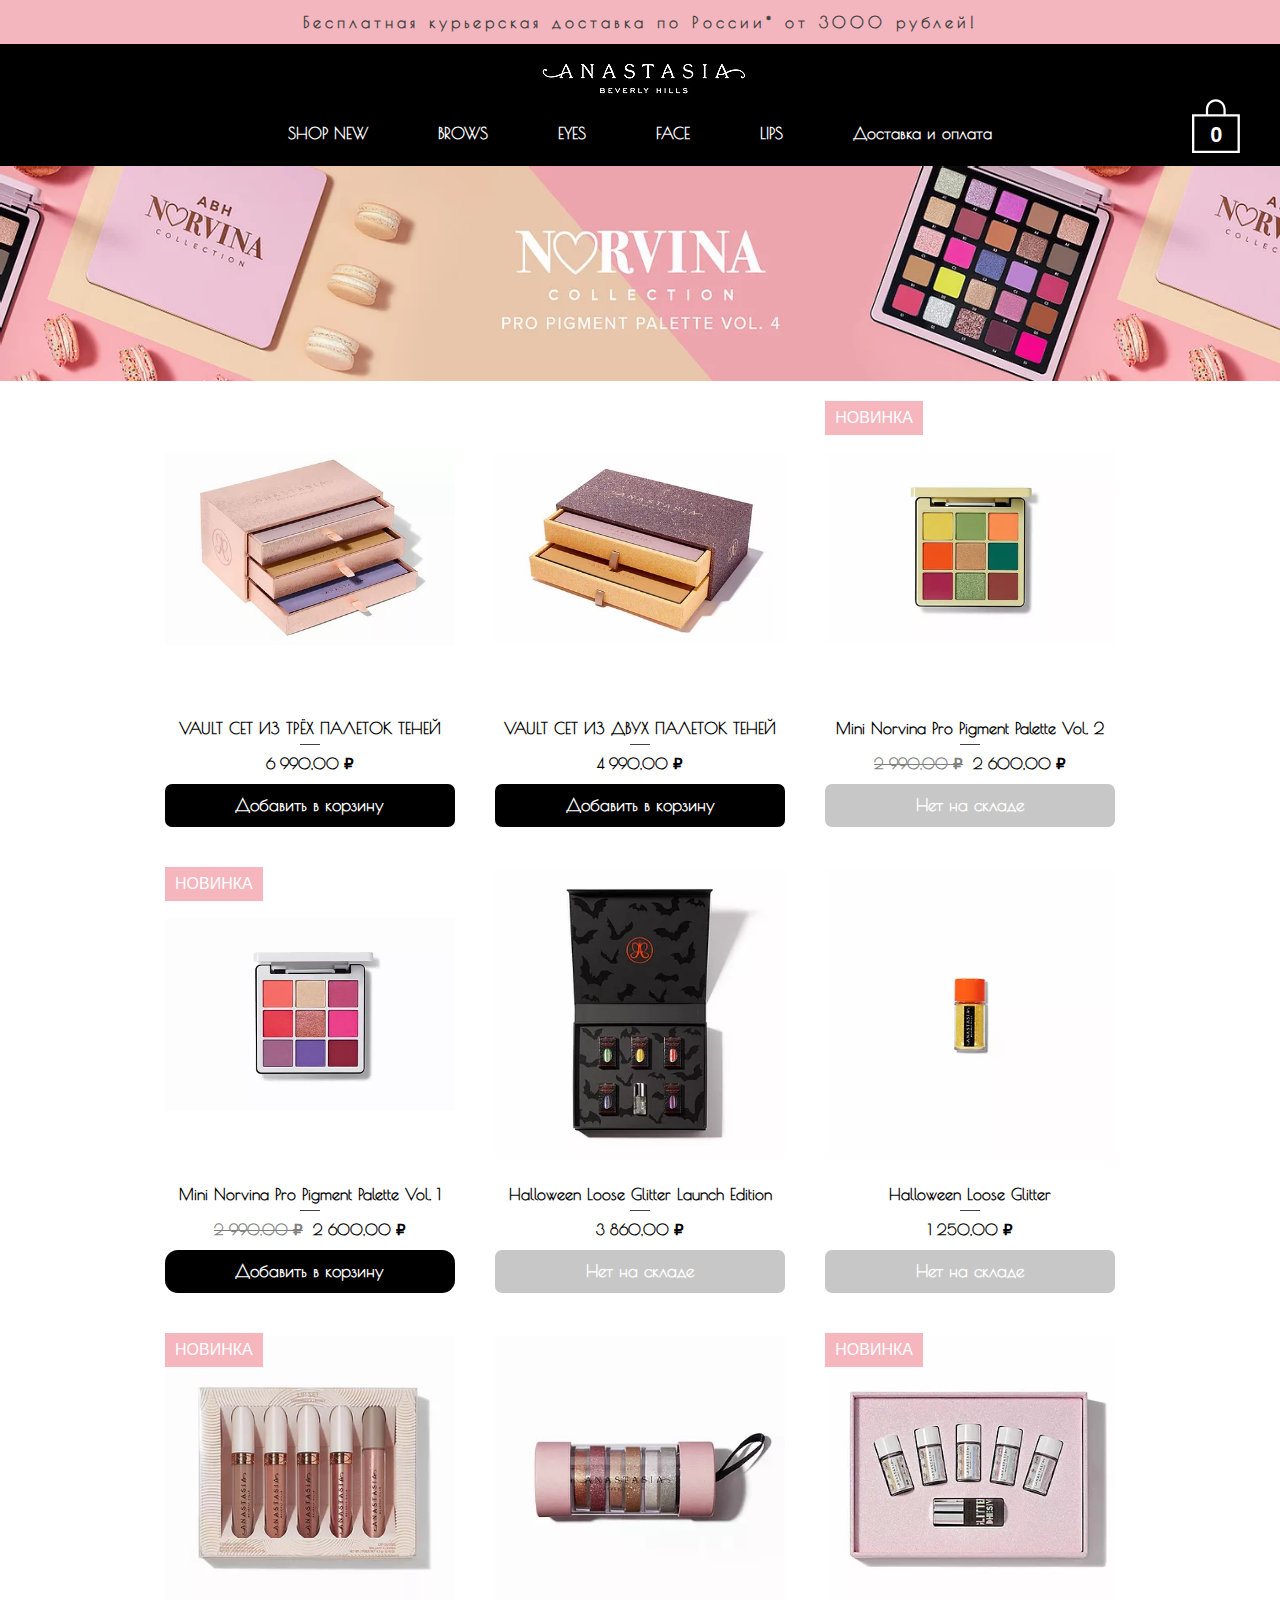
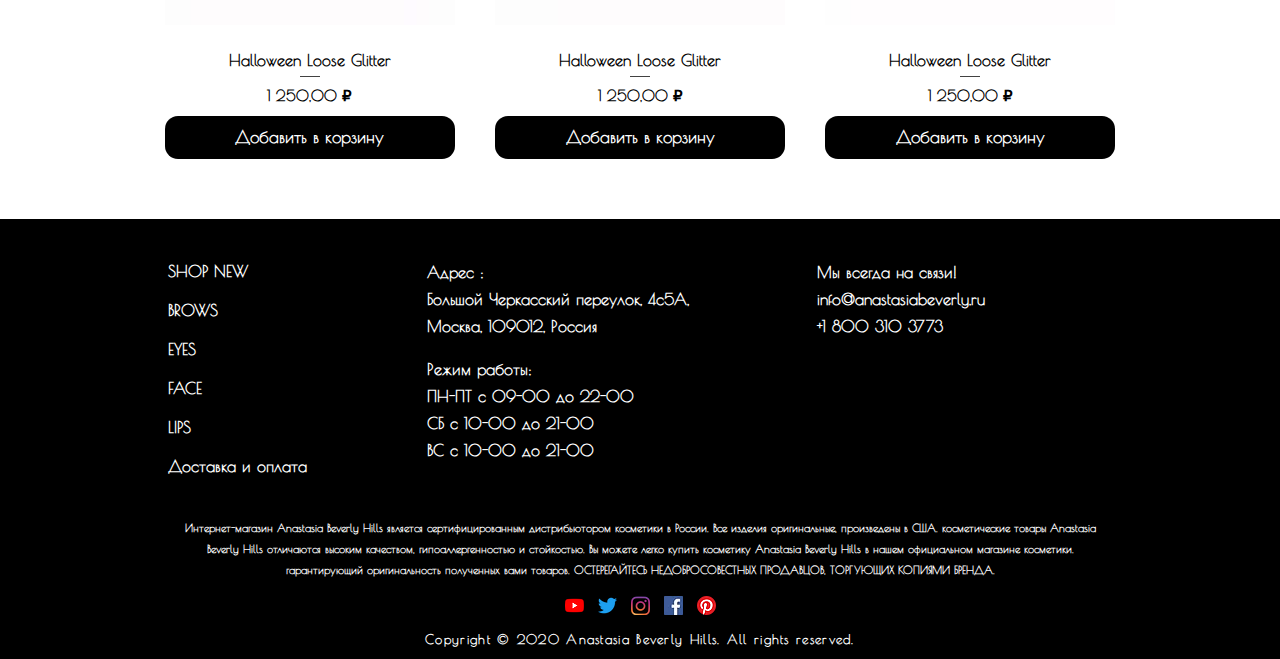
<file: new.html>
<!DOCTYPE html>
<html lang="ru">
  <head>
    <meta charset="utf-8">
    <title>SHOP NEW</title><!--[if IE]>
    <meta http-equiv="X-UA-Compatible" content="IE = edge"><![endif]-->
    <meta name="theme-color" content="#fff">
    <meta name="apple-mobile-web-app-status-bar-style" content="black-translucent">
    <meta name="viewport" content="width=device-width, initial-scale=1.0">
    <link rel="shortcut icon" href="img/favicons/favicon.ico" type="image/x-icon">
    <link rel="icon" sizes="16x16" href="img/favicons/favicon-16x16.png" type="image/png">
    <link rel="icon" sizes="32x32" href="img/favicons/favicon-32x32.png" type="image/png">
    <link rel="apple-touch-icon-precomposed" href="img/favicons/apple-touch-icon-precomposed.png">
    <link rel="apple-touch-icon" href="img/favicons/apple-touch-icon.png">
    <link rel="apple-touch-icon" sizes="57x57" href="img/favicons/apple-touch-icon-57x57.png">
    <link rel="apple-touch-icon" sizes="60x60" href="img/favicons/apple-touch-icon-60x60.png">
    <link rel="apple-touch-icon" sizes="72x72" href="img/favicons/apple-touch-icon-72x72.png">
    <link rel="apple-touch-icon" sizes="76x76" href="img/favicons/apple-touch-icon-76x76.png">
    <link rel="apple-touch-icon" sizes="114x114" href="img/favicons/apple-touch-icon-114x114.png">
    <link rel="apple-touch-icon" sizes="120x120" href="img/favicons/apple-touch-icon-120x120.png">
    <link rel="apple-touch-icon" sizes="144x144" href="img/favicons/apple-touch-icon-144x144.png">
    <link rel="apple-touch-icon" sizes="152x152" href="img/favicons/apple-touch-icon-152x152.png">
    <link rel="apple-touch-icon" sizes="167x167" href="img/favicons/apple-touch-icon-167x167.png">
    <link rel="apple-touch-icon" sizes="180x180" href="img/favicons/apple-touch-icon-180x180.png">
    <link rel="apple-touch-icon" sizes="1024x1024" href="img/favicons/apple-touch-icon-1024x1024.png">
    <link rel="stylesheet" href="css/styles.min.css">
  </head>
  <body>
    <div class="wrapper">
      <div class="content">
        <header class="header">
          <div class="header__top"><span class="stock">Бесплатная курьерская доставка по России* от 3000 рублей!</span></div>
          <div class="header__main"><a class="logo" href="index.html"><img class="logo__img" src="images/content/logo.png" alt="Логотип"></a>
            <nav class="main-nav">
              <div class="sandwich"><a class="sandwich__open-btn" href="javascript:void(0);"><span class="sandwich__line"></span><span class="sandwich__line"></span><span class="sandwich__line"></span></a>
                <div class="sandwich__content"><a class="sandwich__close-btn" href="javascript:void(0);">
                    <svg class="svg-icon icon-close sandwich__close-icon">
                      <use xlink:href="images/svg/sprite/symbol/sprite.svg#close"></use>
                    </svg></a>
                  <nav class="sandwich-nav">
                    <ul class="sandwich-nav__list">
                      <li class="sandwich-nav__item"><a class="sandwich-nav__link" href="new.html">Shop new</a></li>
                      <li class="sandwich-nav__item"><a class="sandwich-nav__link" href="brows.html">Brows</a></li>
                      <li class="sandwich-nav__item"><a class="sandwich-nav__link" href="eyes.html">Eyes</a></li>
                      <li class="sandwich-nav__item"><a class="sandwich-nav__link" href="face.html">Face</a></li>
                      <li class="sandwich-nav__item"><a class="sandwich-nav__link" href="lips.html">Lips</a></li>
                      <li class="sandwich-nav__item"><a class="sandwich-nav__link" href="#">Доставка и оплата</a></li>
                    </ul>
                  </nav>
                </div>
              </div>
              <ul class="main-nav__list">
                <li class="main-nav__item"><a class="main-nav__link" href="new.html">Shop new</a></li>
                <li class="main-nav__item"><a class="main-nav__link" href="brows.html">Brows</a></li>
                <li class="main-nav__item"><a class="main-nav__link" href="eyes.html">Eyes</a></li>
                <li class="main-nav__item"><a class="main-nav__link" href="face.html">Face</a></li>
                <li class="main-nav__item"><a class="main-nav__link" href="lips.html">Lips</a></li>
                <li class="main-nav__item"><a class="main-nav__link" href="#">Доставка и оплата</a></li>
              </ul>
              <div class="basket-prev"><a class="basket-prev__link" href="#">
                  <svg xmlns="http://www.w3.org/2000/svg" version="1.1" width="100%" height="100%" viewbox="0 0 164.9 196.4" preserveaspectratio="xMinYMax meet" data-hook="svg-icon-9">
                    <text class="basket-prev__count" x="84" y="131" dy=".35em" text-anchor="middle" data-hook="items-count">0</text>
                    <path d="M81.9 11.5c-18.8 0-34.1 16-34.1 35.7v18.1h7.8V47.2c0-15.4 11.8-27.9 26.4-27.9 14.5 0 26.4 12.5 26.4 27.9v18.1h6.6V64h1.1V47.2c-.1-19.7-15.4-35.7-34.2-35.7z"></path>
                    <path d="M156.9 70.5v118H8v-118h148.9m8-8H0v134h164.9v-134z"></path>
                  </svg></a></div>
            </nav>
          </div>
        </header>
        <div class="section-bg" style="background-image: url('images/content/new-bg.png');"></div>
        <div class="catalog">
          <div class="card-item catalog-item"><a class="card-item__full" href="#">
              <div class="card-item__img catalog-item__img"><img class="catalog-item__pic" src="images/content/card-item1.webp" alt=""></div><span class="card-item__title">VAULT СЕТ ИЗ ТРЁХ ПАЛЕТОК ТЕНЕЙ</span><span class="card-item__price">6 990,00 ₽</span></a><a class="card-item__add catalog-item__add" href="#">Добавить в корзину</a></div>
          <div class="card-item catalog-item"><a class="card-item__full" href="#">
              <div class="card-item__img catalog-item__img"><img class="catalog-item__pic" src="images/content/card-item2.webp" alt=""></div><span class="card-item__title">VAULT СЕТ ИЗ ДВУХ ПАЛЕТОК ТЕНЕЙ</span><span class="card-item__price">4 990,00 ₽</span></a><a class="card-item__add catalog-item__add" href="#">Добавить в корзину</a></div>
          <div class="card-item catalog-item"><a class="card-item__full" href="#"><span class="card-item__ribbon">Новинка</span>
              <div class="card-item__img catalog-item__img"><img class="catalog-item__pic" src="images/content/card-item3.webp" alt=""></div><span class="card-item__title">Mini Norvina Pro Pigment Palette Vol. 2</span>
              <div class="card-item__row"><span class="card-item__price card-item__price--old">2 990,00 ₽</span><span class="card-item__price">2 600,00 ₽</span></div></a><a class="card-item__absent catalog-item__absent">Нет на складе</a></div>
          <div class="card-item catalog-item"><a class="card-item__full" href="#"><span class="card-item__ribbon">Новинка</span>
              <div class="card-item__img catalog-item__img"><img class="catalog-item__pic" src="images/content/card-item4.webp" alt=""></div><span class="card-item__title">Mini Norvina Pro Pigment Palette Vol. 1</span>
              <div class="card-item__row"><span class="card-item__price card-item__price--old">2 990,00 ₽</span><span class="card-item__price">2 600,00 ₽</span></div></a><a class="card-item__add" href="#">Добавить в корзину</a></div>
          <div class="card-item catalog-item"><a class="card-item__full" href="#">
              <div class="card-item__img catalog-item__img"><img class="catalog-item__pic" src="images/content/card-item5.png" alt=""></div><span class="card-item__title">Halloween Loose Glitter Launch Edition</span>
              <div class="card-item__row"><span class="card-item__price">3 860,00 ₽</span></div></a><a class="card-item__absent catalog-item__absent">Нет на складе</a></div>
          <div class="card-item catalog-item"><a class="card-item__full" href="#">
              <div class="card-item__img catalog-item__img"><img class="catalog-item__pic" src="images/content/card-item6.png" alt=""></div><span class="card-item__title">Halloween Loose Glitter</span>
              <div class="card-item__row"><span class="card-item__price">1 250,00 ₽</span></div></a><a class="card-item__absent catalog-item__absent">Нет на складе</a></div>
          <div class="card-item catalog-item"><a class="card-item__full" href="#"><span class="card-item__ribbon">Новинка</span>
              <div class="card-item__img catalog-item__img"><img class="catalog-item__pic" src="images/content/card-item7.png" alt=""></div><span class="card-item__title">Halloween Loose Glitter</span>
              <div class="card-item__row"><span class="card-item__price">1 250,00 ₽</span></div></a><a class="card-item__add" href="#">Добавить в корзину</a></div>
          <div class="card-item catalog-item"><a class="card-item__full" href="#">
              <div class="card-item__img catalog-item__img"><img class="catalog-item__pic" src="images/content/card-item8.png" alt=""></div><span class="card-item__title">Halloween Loose Glitter</span>
              <div class="card-item__row"><span class="card-item__price">1 250,00 ₽</span></div></a><a class="card-item__add" href="#">Добавить в корзину</a></div>
          <div class="card-item catalog-item"><a class="card-item__full" href="#"><span class="card-item__ribbon">Новинка</span>
              <div class="card-item__img catalog-item__img"><img class="catalog-item__pic" src="images/content/card-item9.png" alt=""></div><span class="card-item__title">Halloween Loose Glitter</span>
              <div class="card-item__row"><span class="card-item__price">1 250,00 ₽</span></div></a><a class="card-item__add" href="#">Добавить в корзину</a></div>
        </div>
        <footer class="footer">
          <div class="footer__container">
            <div class="footer-info">
              <div class="footer-info__side">
                <nav class="footer-nav">
                  <ul class="footer-nav__list">
                    <li class="footer-nav__item"><a class="footer-nav__link" href="#">Shop new</a></li>
                    <li class="footer-nav__item"><a class="footer-nav__link" href="#">Brows</a></li>
                    <li class="footer-nav__item"><a class="footer-nav__link" href="#">Eyes</a></li>
                    <li class="footer-nav__item"><a class="footer-nav__link" href="#">Face</a></li>
                    <li class="footer-nav__item"><a class="footer-nav__link" href="#">Lips</a></li>
                    <li class="footer-nav__item"><a class="footer-nav__link" href="#">Доставка и оплата</a></li>
                  </ul>
                </nav>
              </div>
              <div class="footer-info__side"><span class="footer-info__text footer-info__text--padding">Адрес : <br>Большой Черкасский переулок, 4с5А, Москва, 109012, Россия</span><span class="footer-info__text">Режим работы: <br>ПН-ПТ с 09-00 до 22-00 <br>СБ с 10-00 до 21-00 <br>ВС с 10-00 до 21-00</span></div>
              <div class="footer-info__side"><span class="footer-info__text">Мы всегда на связи!</span><a class="footer-info__link" href="mailto:info@anastasiabeverly.ru">info@anastasiabeverly.ru</a><a class="footer-info__link" href="tel:+18003103773">+1 800 310 3773</a></div>
            </div>
            <p class="footer__about">Интернет-магазин Anastasia Beverly Hills является сертифицированным дистрибьютором косметики в России. Все изделия оригинальные, произведены в США. косметические товары Anastasia Beverly Hills отличаются высоким качеством, гипоаллергенностью и стойкостью. Вы можете легко купить косметику Anastasia Beverly Hills в нашем официальном магазине косметики. гарантирующий оригинальность полученных вами товаров. ОСТЕРЕГАЙТЕСЬ НЕДОБРОСОВЕСТНЫХ ПРОДАВЦОВ, ТОРГУЮЩИХ КОПИЯМИ БРЕНДА.</p>
            <div class="footer-social"><a class="footer-social__link" href="#"><img class="footer-social__icon" src="images/content/youtube.png" alt=""></a><a class="footer-social__link" href="#"><img class="footer-social__icon" src="images/content/twitter.png" alt=""></a><a class="footer-social__link" href="#"><img class="footer-social__icon" src="images/content/instagram.png" alt=""></a><a class="footer-social__link" href="#"><img class="footer-social__icon" src="images/content/facebook.png" alt=""></a><a class="footer-social__link" href="#"><img class="footer-social__icon" src="images/content/pinterest.png" alt=""></a></div>
            <p class="footer__copy">Copyright © 2020 Anastasia Beverly Hills. All rights reserved.</p>
          </div>
        </footer>
      </div>
    </div>
    <script src="js/vendor/libs.min.js"></script>
    <script src="js/main.min.js"></script>
  </body>
</html>
</file>
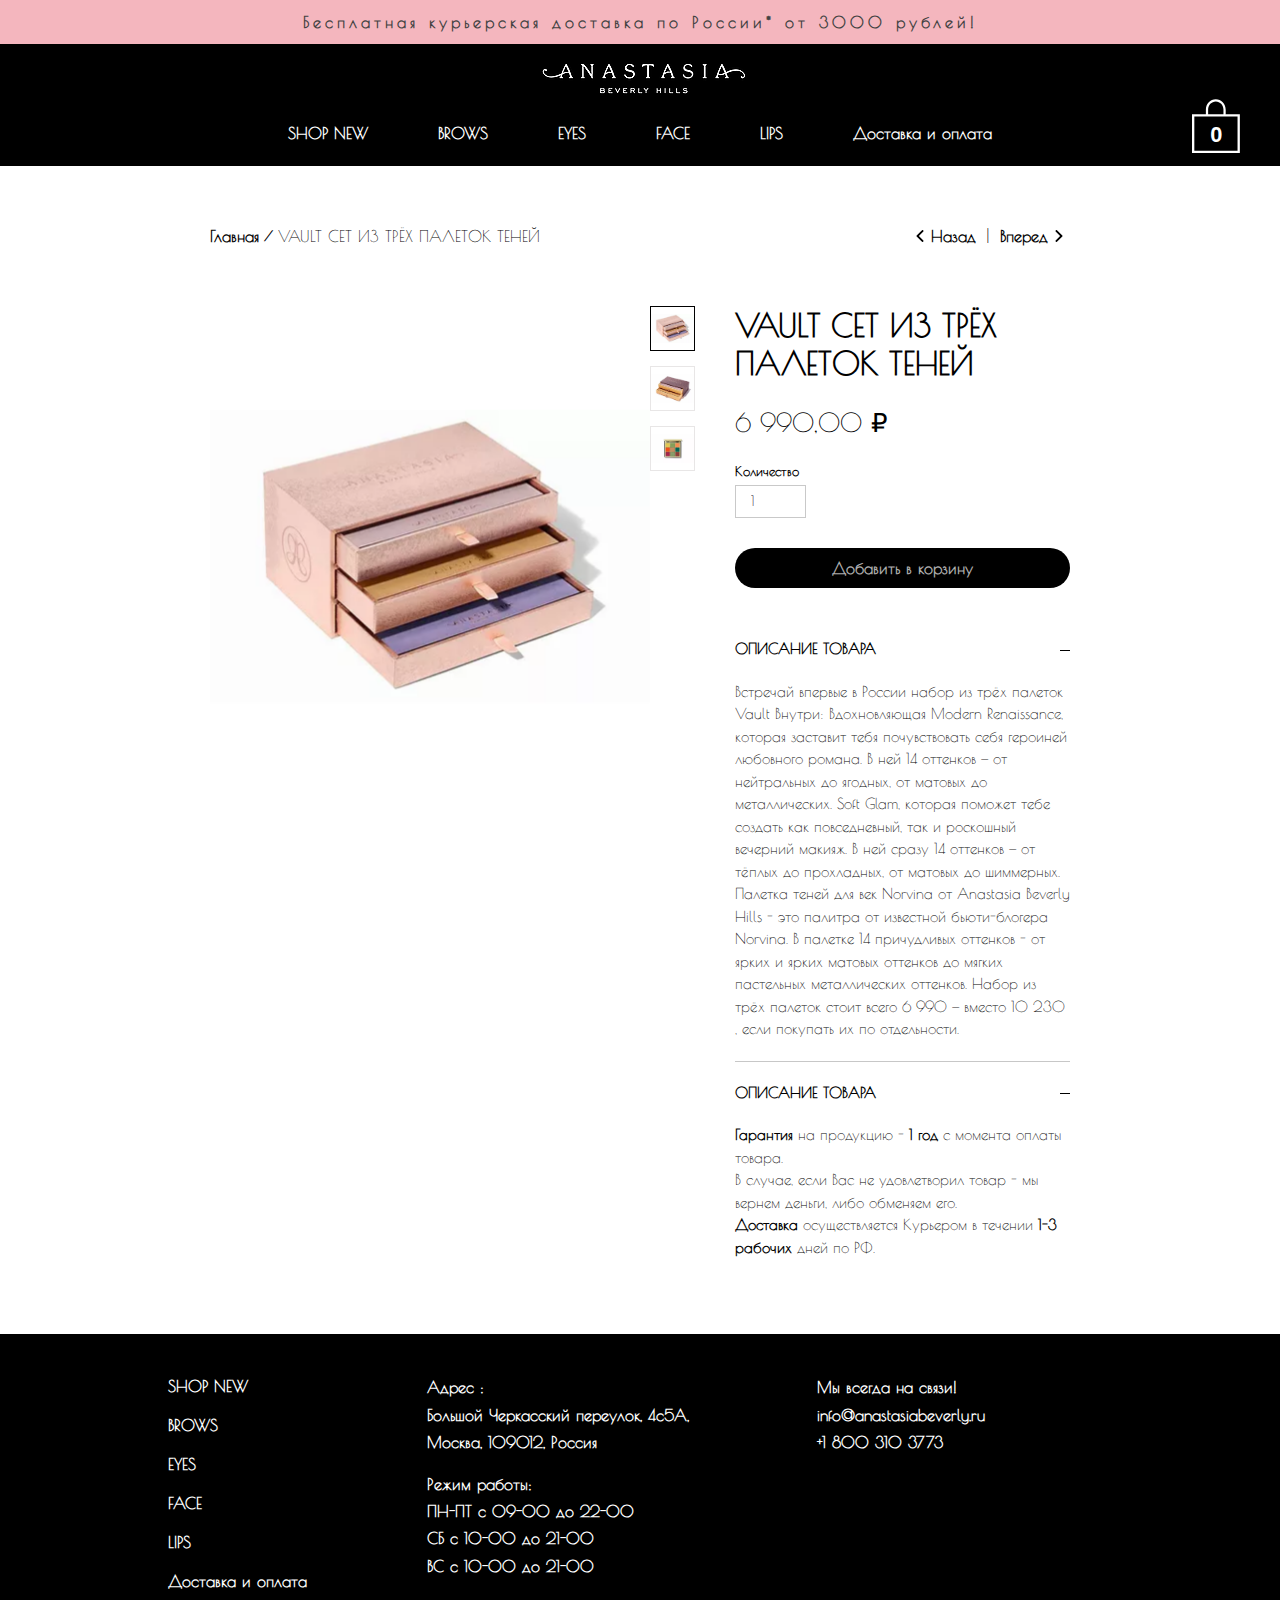
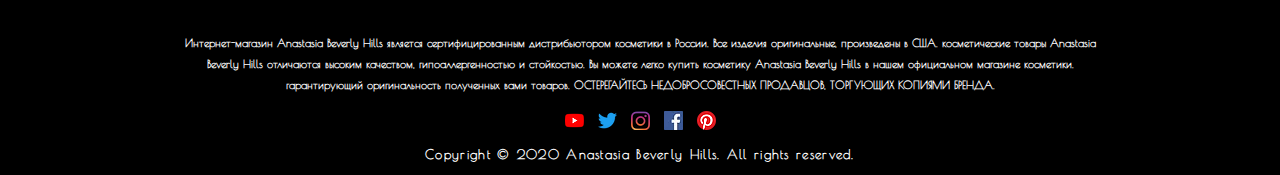
<file: product.html>
<!DOCTYPE html>
<html lang="ru">
  <head>
    <meta charset="utf-8">
    <title>VAULT СЕТ ИЗ ТРЁХ ПАЛЕТОК ТЕНЕЙ</title><!--[if IE]>
    <meta http-equiv="X-UA-Compatible" content="IE = edge"><![endif]-->
    <meta name="theme-color" content="#fff">
    <meta name="apple-mobile-web-app-status-bar-style" content="black-translucent">
    <meta name="viewport" content="width=device-width, initial-scale=1.0">
    <link rel="shortcut icon" href="img/favicons/favicon.ico" type="image/x-icon">
    <link rel="icon" sizes="16x16" href="img/favicons/favicon-16x16.png" type="image/png">
    <link rel="icon" sizes="32x32" href="img/favicons/favicon-32x32.png" type="image/png">
    <link rel="apple-touch-icon-precomposed" href="img/favicons/apple-touch-icon-precomposed.png">
    <link rel="apple-touch-icon" href="img/favicons/apple-touch-icon.png">
    <link rel="apple-touch-icon" sizes="57x57" href="img/favicons/apple-touch-icon-57x57.png">
    <link rel="apple-touch-icon" sizes="60x60" href="img/favicons/apple-touch-icon-60x60.png">
    <link rel="apple-touch-icon" sizes="72x72" href="img/favicons/apple-touch-icon-72x72.png">
    <link rel="apple-touch-icon" sizes="76x76" href="img/favicons/apple-touch-icon-76x76.png">
    <link rel="apple-touch-icon" sizes="114x114" href="img/favicons/apple-touch-icon-114x114.png">
    <link rel="apple-touch-icon" sizes="120x120" href="img/favicons/apple-touch-icon-120x120.png">
    <link rel="apple-touch-icon" sizes="144x144" href="img/favicons/apple-touch-icon-144x144.png">
    <link rel="apple-touch-icon" sizes="152x152" href="img/favicons/apple-touch-icon-152x152.png">
    <link rel="apple-touch-icon" sizes="167x167" href="img/favicons/apple-touch-icon-167x167.png">
    <link rel="apple-touch-icon" sizes="180x180" href="img/favicons/apple-touch-icon-180x180.png">
    <link rel="apple-touch-icon" sizes="1024x1024" href="img/favicons/apple-touch-icon-1024x1024.png">
    <link rel="stylesheet" href="css/styles.min.css">
  </head>
  <body>
    <div class="wrapper">
      <div class="content">
        <header class="header">
          <div class="header__top"><span class="stock">Бесплатная курьерская доставка по России* от 3000 рублей!</span></div>
          <div class="header__main"><a class="logo" href="index.html"><img class="logo__img" src="images/content/logo.png" alt="Логотип"></a>
            <nav class="main-nav">
              <div class="sandwich"><a class="sandwich__open-btn" href="javascript:void(0);"><span class="sandwich__line"></span><span class="sandwich__line"></span><span class="sandwich__line"></span></a>
                <div class="sandwich__content"><a class="sandwich__close-btn" href="javascript:void(0);">
                    <svg class="svg-icon icon-close sandwich__close-icon">
                      <use xlink:href="images/svg/sprite/symbol/sprite.svg#close"></use>
                    </svg></a>
                  <nav class="sandwich-nav">
                    <ul class="sandwich-nav__list">
                      <li class="sandwich-nav__item"><a class="sandwich-nav__link" href="new.html">Shop new</a></li>
                      <li class="sandwich-nav__item"><a class="sandwich-nav__link" href="brows.html">Brows</a></li>
                      <li class="sandwich-nav__item"><a class="sandwich-nav__link" href="eyes.html">Eyes</a></li>
                      <li class="sandwich-nav__item"><a class="sandwich-nav__link" href="face.html">Face</a></li>
                      <li class="sandwich-nav__item"><a class="sandwich-nav__link" href="lips.html">Lips</a></li>
                      <li class="sandwich-nav__item"><a class="sandwich-nav__link" href="delivery.html">Доставка и оплата</a></li>
                    </ul>
                  </nav>
                </div>
              </div>
              <ul class="main-nav__list">
                <li class="main-nav__item"><a class="main-nav__link" href="new.html">Shop new</a></li>
                <li class="main-nav__item"><a class="main-nav__link" href="brows.html">Brows</a></li>
                <li class="main-nav__item"><a class="main-nav__link" href="eyes.html">Eyes</a></li>
                <li class="main-nav__item"><a class="main-nav__link" href="face.html">Face</a></li>
                <li class="main-nav__item"><a class="main-nav__link" href="lips.html">Lips</a></li>
                <li class="main-nav__item"><a class="main-nav__link" href="delivery.html">Доставка и оплата</a></li>
              </ul>
              <div class="basket-prev"><a class="basket-prev__link" href="#">
                  <svg xmlns="http://www.w3.org/2000/svg" version="1.1" width="100%" height="100%" viewbox="0 0 164.9 196.4" preserveaspectratio="xMinYMax meet" data-hook="svg-icon-9">
                    <text class="basket-prev__count" x="84" y="131" dy=".35em" text-anchor="middle" data-hook="items-count">0</text>
                    <path d="M81.9 11.5c-18.8 0-34.1 16-34.1 35.7v18.1h7.8V47.2c0-15.4 11.8-27.9 26.4-27.9 14.5 0 26.4 12.5 26.4 27.9v18.1h6.6V64h1.1V47.2c-.1-19.7-15.4-35.7-34.2-35.7z"></path>
                    <path d="M156.9 70.5v118H8v-118h148.9m8-8H0v134h164.9v-134z"></path>
                  </svg></a></div>
            </nav>
          </div>
        </header>
        <div class="product">
          <div class="product__header">
            <div class="breadcrumbs"><a class="breadcrumbs__link" href="index.html">Главная</a><span class="breadcrumbs__line">/</span><span class="breadcrumbs__current">VAULT СЕТ ИЗ ТРЁХ ПАЛЕТОК ТЕНЕЙ</span></div>
            <div class="pagination"><a class="pagination__link" href="#">
                <svg class="svg-icon icon-arrow pagination__arrow pagination__arrow--prev">
                  <use xlink:href="images/svg/sprite/symbol/sprite.svg#arrow"></use>
                </svg><span class="pagination__text">Назад</span></a><span class="pagination__line">|</span><a class="pagination__link pagination__link--next" href="#">
                <svg class="svg-icon icon-arrow pagination__arrow">
                  <use xlink:href="images/svg/sprite/symbol/sprite.svg#arrow"></use>
                </svg><span class="pagination__text">Вперед</span></a></div>
          </div>
          <div class="product__content">
            <div class="product-slider">
              <div class="product-slider__left">
                <div class="swiper-container gallery-top product-slider__container">
                  <div class="swiper-wrapper">
                    <div class="swiper-slide product-slider__item" style="background-image: url('images/content/card-item1.png');"></div>
                    <div class="swiper-slide product-slider__item" style="background-image: url('images/content/card-item2.png');"></div>
                    <div class="swiper-slide product-slider__item" style="background-image: url('images/content/card-item3.png');"></div>
                  </div>
                </div>
              </div>
              <div class="product-slider__right">
                <div class="swiper-container gallery-thumbs thumbs">
                  <div class="swiper-wrapper">
                    <div class="swiper-slide thumbs__item" style="background-image: url('images/content/card-item1.png');"></div>
                    <div class="swiper-slide thumbs__item" style="background-image: url('images/content/card-item2.png');"></div>
                    <div class="swiper-slide thumbs__item" style="background-image: url('images/content/card-item3.png');"></div>
                  </div>
                </div>
              </div>
            </div>
            <div class="product-info">
              <h3 class="product__name">VAULT СЕТ ИЗ ТРЁХ ПАЛЕТОК ТЕНЕЙ</h3><span class="product__price">6 990,00 ₽</span>
              <div class="product-num"><span class="product-num__title">Количество</span>
                <div class="product-num__count" id="spinner" data-trigger="spinner">
                  <input class="product-num__field" type="number" data-rule="quantity" value="1">
                </div>
              </div>
              <button class="btn product__add" type="button">Добавить в корзину</button>
              <div class="product__nav">
                <div class="product-dropdown">
                  <div class="product-dropdown__header"><span class="product-dropdown__title">Описание товара</span>
                    <div class="product-dropdown__icon"></div>
                  </div>
                  <div class="product-dropdown__content">
                    <p class="product-dropdown__text">Встречай впервые в России набор из трёх палеток Vault Внутри: Вдохновляющая Modern Renaissance, которая заставит тебя почувствовать себя героиней любовного романа. В ней 14 оттенков — от нейтральных до ягодных, от матовых до металлических. Soft Glam, которая поможет тебе создать как повседневный, так и роскошный вечерний макияж. В ней сразу 14 оттенков — от тёплых до прохладных, от матовых до шиммерных. Палетка теней для век Norvina от Anastasia Beverly Hills - это палитра от известной бьюти-блогера Norvina. В палетке 14 причудливых оттенков - от ярких и ярких матовых оттенков до мягких пастельных металлических оттенков. Набор из трёх палеток стоит всего 6 990 — вместо 10 230 , если покупать их по отдельности.</p>
                  </div>
                </div>
                <div class="product-dropdown">
                  <div class="product-dropdown__header"><span class="product-dropdown__title">Описание товара</span>
                    <div class="product-dropdown__icon"></div>
                  </div>
                  <div class="product-dropdown__content">
                    <p class="product-dropdown__text"><span class="product-dropdown__text--fw">Гарантия</span> на продукцию - <span class="product-dropdown__text--fw">1 год</span> с момента оплаты товара. <br>В случае, если Вас не удовлетворил товар - мы вернем деньги, либо обменяем его. <br><span class="product-dropdown__text--fw">Доставка</span> осуществляется Курьером в течении <span class="product-dropdown__text--fw">1-3 рабочих</span> дней по РФ.</p>
                  </div>
                </div>
              </div>
            </div>
          </div>
        </div>
        <footer class="footer">
          <div class="footer__container">
            <div class="footer-info">
              <div class="footer-info__side">
                <nav class="footer-nav">
                  <ul class="footer-nav__list">
                    <li class="footer-nav__item"><a class="footer-nav__link" href="#">Shop new</a></li>
                    <li class="footer-nav__item"><a class="footer-nav__link" href="#">Brows</a></li>
                    <li class="footer-nav__item"><a class="footer-nav__link" href="#">Eyes</a></li>
                    <li class="footer-nav__item"><a class="footer-nav__link" href="#">Face</a></li>
                    <li class="footer-nav__item"><a class="footer-nav__link" href="#">Lips</a></li>
                    <li class="footer-nav__item"><a class="footer-nav__link" href="#">Доставка и оплата</a></li>
                  </ul>
                </nav>
              </div>
              <div class="footer-info__side"><span class="footer-info__text footer-info__text--padding">Адрес : <br>Большой Черкасский переулок, 4с5А, Москва, 109012, Россия</span><span class="footer-info__text">Режим работы: <br>ПН-ПТ с 09-00 до 22-00 <br>СБ с 10-00 до 21-00 <br>ВС с 10-00 до 21-00</span></div>
              <div class="footer-info__side"><span class="footer-info__text">Мы всегда на связи!</span><a class="footer-info__link" href="mailto:info@anastasiabeverly.ru">info@anastasiabeverly.ru</a><a class="footer-info__link" href="tel:+18003103773">+1 800 310 3773</a></div>
            </div>
            <p class="footer__about">Интернет-магазин Anastasia Beverly Hills является сертифицированным дистрибьютором косметики в России. Все изделия оригинальные, произведены в США. косметические товары Anastasia Beverly Hills отличаются высоким качеством, гипоаллергенностью и стойкостью. Вы можете легко купить косметику Anastasia Beverly Hills в нашем официальном магазине косметики. гарантирующий оригинальность полученных вами товаров. ОСТЕРЕГАЙТЕСЬ НЕДОБРОСОВЕСТНЫХ ПРОДАВЦОВ, ТОРГУЮЩИХ КОПИЯМИ БРЕНДА.</p>
            <div class="footer-social"><a class="footer-social__link" href="#"><img class="footer-social__icon" src="images/content/youtube.png" alt=""></a><a class="footer-social__link" href="#"><img class="footer-social__icon" src="images/content/twitter.png" alt=""></a><a class="footer-social__link" href="#"><img class="footer-social__icon" src="images/content/instagram.png" alt=""></a><a class="footer-social__link" href="#"><img class="footer-social__icon" src="images/content/facebook.png" alt=""></a><a class="footer-social__link" href="#"><img class="footer-social__icon" src="images/content/pinterest.png" alt=""></a></div>
            <p class="footer__copy">Copyright © 2020 Anastasia Beverly Hills. All rights reserved.</p>
          </div>
        </footer>
      </div>
    </div>
    <script src="js/vendor/libs.min.js"></script>
    <script src="js/main.min.js"></script>
  </body>
</html>
</file>
<file: css/styles.min.css>
@charset "UTF-8";
/**
 * Swiper 6.2.0
 * Most modern mobile touch slider and framework with hardware accelerated transitions
 * http://swiperjs.com
 *
 * Copyright 2014-2020 Vladimir Kharlampidi
 *
 * Released under the MIT License
 *
 * Released on: September 4, 2020
 */
@font-face {
  font-family: swiper-icons;
  src: url("data:application/font-woff;charset=utf-8;base64, [base64]//wADZ2x5ZgAAAywAAADMAAAD2MHtryVoZWFkAAABbAAAADAAAAA2E2+eoWhoZWEAAAGcAAAAHwAAACQC9gDzaG10eAAAAigAAAAZAAAArgJkABFsb2NhAAAC0AAAAFoAAABaFQAUGG1heHAAAAG8AAAAHwAAACAAcABAbmFtZQAAA/gAAAE5AAACXvFdBwlwb3N0AAAFNAAAAGIAAACE5s74hXjaY2BkYGAAYpf5Hu/j+W2+MnAzMYDAzaX6QjD6/4//Bxj5GA8AuRwMYGkAPywL13jaY2BkYGA88P8Agx4j+/8fQDYfA1AEBWgDAIB2BOoAeNpjYGRgYNBh4GdgYgABEMnIABJzYNADCQAACWgAsQB42mNgYfzCOIGBlYGB0YcxjYGBwR1Kf2WQZGhhYGBiYGVmgAFGBiQQkOaawtDAoMBQxXjg/wEGPcYDDA4wNUA2CCgwsAAAO4EL6gAAeNpj2M0gyAACqxgGNWBkZ2D4/wMA+xkDdgAAAHjaY2BgYGaAYBkGRgYQiAHyGMF8FgYHIM3DwMHABGQrMOgyWDLEM1T9/w8UBfEMgLzE////P/5//f/V/xv+r4eaAAeMbAxwIUYmIMHEgKYAYjUcsDAwsLKxc3BycfPw8jEQA/[base64]/uznmfPFBNODM2K7MTQ45YEAZqGP81AmGGcF3iPqOop0r1SPTaTbVkfUe4HXj97wYE+yNwWYxwWu4v1ugWHgo3S1XdZEVqWM7ET0cfnLGxWfkgR42o2PvWrDMBSFj/IHLaF0zKjRgdiVMwScNRAoWUoH78Y2icB/yIY09An6AH2Bdu/UB+yxopYshQiEvnvu0dURgDt8QeC8PDw7Fpji3fEA4z/PEJ6YOB5hKh4dj3EvXhxPqH/SKUY3rJ7srZ4FZnh1PMAtPhwP6fl2PMJMPDgeQ4rY8YT6Gzao0eAEA409DuggmTnFnOcSCiEiLMgxCiTI6Cq5DZUd3Qmp10vO0LaLTd2cjN4fOumlc7lUYbSQcZFkutRG7g6JKZKy0RmdLY680CDnEJ+UMkpFFe1RN7nxdVpXrC4aTtnaurOnYercZg2YVmLN/d/gczfEimrE/fs/bOuq29Zmn8tloORaXgZgGa78yO9/cnXm2BpaGvq25Dv9S4E9+5SIc9PqupJKhYFSSl47+Qcr1mYNAAAAeNptw0cKwkAAAMDZJA8Q7OUJvkLsPfZ6zFVERPy8qHh2YER+3i/BP83vIBLLySsoKimrqKqpa2hp6+jq6RsYGhmbmJqZSy0sraxtbO3sHRydnEMU4uR6yx7JJXveP7WrDycAAAAAAAH//wACeNpjYGRgYOABYhkgZgJCZgZNBkYGLQZtIJsFLMYAAAw3ALgAeNolizEKgDAQBCchRbC2sFER0YD6qVQiBCv/H9ezGI6Z5XBAw8CBK/m5iQQVauVbXLnOrMZv2oLdKFa8Pjuru2hJzGabmOSLzNMzvutpB3N42mNgZGBg4GKQYzBhYMxJLMlj4GBgAYow/P/PAJJhLM6sSoWKfWCAAwDAjgbRAAB42mNgYGBkAIIbCZo5IPrmUn0hGA0AO8EFTQAA") format("woff");
  font-weight: 400;
  font-style: normal; }

:root {
  --swiper-theme-color:#007aff; }

.swiper-container {
  margin-left: auto;
  margin-right: auto;
  position: relative;
  overflow: hidden;
  list-style: none;
  padding: 0;
  z-index: 1; }

.swiper-container-vertical > .swiper-wrapper {
  -webkit-box-orient: vertical;
  -webkit-box-direction: normal;
  -webkit-flex-direction: column;
      -ms-flex-direction: column;
          flex-direction: column; }

.swiper-wrapper {
  position: relative;
  width: 100%;
  height: 100%;
  z-index: 1;
  display: -webkit-box;
  display: -webkit-flex;
  display: -ms-flexbox;
  display: flex;
  -webkit-transition-property: -webkit-transform;
  transition-property: -webkit-transform;
  -o-transition-property: transform;
  transition-property: transform;
  transition-property: transform, -webkit-transform;
  -webkit-box-sizing: content-box;
          box-sizing: content-box; }

.swiper-container-android .swiper-slide, .swiper-wrapper {
  -webkit-transform: translate3d(0px, 0, 0);
          transform: translate3d(0px, 0, 0); }

.swiper-container-multirow > .swiper-wrapper {
  -webkit-flex-wrap: wrap;
      -ms-flex-wrap: wrap;
          flex-wrap: wrap; }

.swiper-container-multirow-column > .swiper-wrapper {
  -webkit-flex-wrap: wrap;
      -ms-flex-wrap: wrap;
          flex-wrap: wrap;
  -webkit-box-orient: vertical;
  -webkit-box-direction: normal;
  -webkit-flex-direction: column;
      -ms-flex-direction: column;
          flex-direction: column; }

.swiper-container-free-mode > .swiper-wrapper {
  -webkit-transition-timing-function: ease-out;
       -o-transition-timing-function: ease-out;
          transition-timing-function: ease-out;
  margin: 0 auto; }

.swiper-slide {
  -webkit-flex-shrink: 0;
      -ms-flex-negative: 0;
          flex-shrink: 0;
  width: 100%;
  height: 100%;
  position: relative;
  -webkit-transition-property: -webkit-transform;
  transition-property: -webkit-transform;
  -o-transition-property: transform;
  transition-property: transform;
  transition-property: transform, -webkit-transform; }

.swiper-slide-invisible-blank {
  visibility: hidden; }

.swiper-container-autoheight, .swiper-container-autoheight .swiper-slide {
  height: auto; }

.swiper-container-autoheight .swiper-wrapper {
  -webkit-box-align: start;
  -webkit-align-items: flex-start;
      -ms-flex-align: start;
          align-items: flex-start;
  -webkit-transition-property: height,-webkit-transform;
  transition-property: height,-webkit-transform;
  -o-transition-property: transform,height;
  transition-property: transform,height;
  transition-property: transform,height,-webkit-transform; }

.swiper-container-3d {
  -webkit-perspective: 1200px;
          perspective: 1200px; }

.swiper-container-3d .swiper-cube-shadow, .swiper-container-3d .swiper-slide, .swiper-container-3d .swiper-slide-shadow-bottom, .swiper-container-3d .swiper-slide-shadow-left, .swiper-container-3d .swiper-slide-shadow-right, .swiper-container-3d .swiper-slide-shadow-top, .swiper-container-3d .swiper-wrapper {
  -webkit-transform-style: preserve-3d;
          transform-style: preserve-3d; }

.swiper-container-3d .swiper-slide-shadow-bottom, .swiper-container-3d .swiper-slide-shadow-left, .swiper-container-3d .swiper-slide-shadow-right, .swiper-container-3d .swiper-slide-shadow-top {
  position: absolute;
  left: 0;
  top: 0;
  width: 100%;
  height: 100%;
  pointer-events: none;
  z-index: 10; }

.swiper-container-3d .swiper-slide-shadow-left {
  background-image: -webkit-gradient(linear, right top, left top, from(rgba(0, 0, 0, 0.5)), to(rgba(0, 0, 0, 0)));
  background-image: -o-linear-gradient(right, rgba(0, 0, 0, 0.5), rgba(0, 0, 0, 0));
  background-image: linear-gradient(to left, rgba(0, 0, 0, 0.5), rgba(0, 0, 0, 0)); }

.swiper-container-3d .swiper-slide-shadow-right {
  background-image: -webkit-gradient(linear, left top, right top, from(rgba(0, 0, 0, 0.5)), to(rgba(0, 0, 0, 0)));
  background-image: -o-linear-gradient(left, rgba(0, 0, 0, 0.5), rgba(0, 0, 0, 0));
  background-image: linear-gradient(to right, rgba(0, 0, 0, 0.5), rgba(0, 0, 0, 0)); }

.swiper-container-3d .swiper-slide-shadow-top {
  background-image: -webkit-gradient(linear, left bottom, left top, from(rgba(0, 0, 0, 0.5)), to(rgba(0, 0, 0, 0)));
  background-image: -o-linear-gradient(bottom, rgba(0, 0, 0, 0.5), rgba(0, 0, 0, 0));
  background-image: linear-gradient(to top, rgba(0, 0, 0, 0.5), rgba(0, 0, 0, 0)); }

.swiper-container-3d .swiper-slide-shadow-bottom {
  background-image: -webkit-gradient(linear, left top, left bottom, from(rgba(0, 0, 0, 0.5)), to(rgba(0, 0, 0, 0)));
  background-image: -o-linear-gradient(top, rgba(0, 0, 0, 0.5), rgba(0, 0, 0, 0));
  background-image: linear-gradient(to bottom, rgba(0, 0, 0, 0.5), rgba(0, 0, 0, 0)); }

.swiper-container-css-mode > .swiper-wrapper {
  overflow: auto;
  scrollbar-width: none;
  -ms-overflow-style: none; }

.swiper-container-css-mode > .swiper-wrapper::-webkit-scrollbar {
  display: none; }

.swiper-container-css-mode > .swiper-wrapper > .swiper-slide {
  scroll-snap-align: start start; }

.swiper-container-horizontal.swiper-container-css-mode > .swiper-wrapper {
  -webkit-scroll-snap-type: x mandatory;
      -ms-scroll-snap-type: x mandatory;
          scroll-snap-type: x mandatory; }

.swiper-container-vertical.swiper-container-css-mode > .swiper-wrapper {
  -webkit-scroll-snap-type: y mandatory;
      -ms-scroll-snap-type: y mandatory;
          scroll-snap-type: y mandatory; }

:root {
  --swiper-navigation-size:44px; }

.swiper-button-next, .swiper-button-prev {
  position: absolute;
  top: 50%;
  width: -webkit-calc(var(--swiper-navigation-size)/ 44 * 27);
  width: calc(var(--swiper-navigation-size)/ 44 * 27);
  height: var(--swiper-navigation-size);
  margin-top: -webkit-calc(-1 * var(--swiper-navigation-size)/ 2);
  margin-top: calc(-1 * var(--swiper-navigation-size)/ 2);
  z-index: 10;
  cursor: pointer;
  display: -webkit-box;
  display: -webkit-flex;
  display: -ms-flexbox;
  display: flex;
  -webkit-box-align: center;
  -webkit-align-items: center;
      -ms-flex-align: center;
          align-items: center;
  -webkit-box-pack: center;
  -webkit-justify-content: center;
      -ms-flex-pack: center;
          justify-content: center;
  color: var(--swiper-navigation-color, var(--swiper-theme-color)); }

.swiper-button-next.swiper-button-disabled, .swiper-button-prev.swiper-button-disabled {
  opacity: .35;
  cursor: auto;
  pointer-events: none; }

.swiper-button-next:after, .swiper-button-prev:after {
  font-family: swiper-icons;
  font-size: var(--swiper-navigation-size);
  text-transform: none !important;
  letter-spacing: 0;
  text-transform: none;
  font-variant: initial;
  line-height: 1; }

.swiper-button-prev, .swiper-container-rtl .swiper-button-next {
  left: 10px;
  right: auto; }

.swiper-button-prev:after, .swiper-container-rtl .swiper-button-next:after {
  content: 'prev'; }

.swiper-button-next, .swiper-container-rtl .swiper-button-prev {
  right: 10px;
  left: auto; }

.swiper-button-next:after, .swiper-container-rtl .swiper-button-prev:after {
  content: 'next'; }

.swiper-button-next.swiper-button-white, .swiper-button-prev.swiper-button-white {
  --swiper-navigation-color:#ffffff; }

.swiper-button-next.swiper-button-black, .swiper-button-prev.swiper-button-black {
  --swiper-navigation-color:#000000; }

.swiper-button-lock {
  display: none; }

.swiper-pagination {
  position: absolute;
  text-align: center;
  -webkit-transition: .3s opacity;
  -o-transition: .3s opacity;
  transition: .3s opacity;
  -webkit-transform: translate3d(0, 0, 0);
          transform: translate3d(0, 0, 0);
  z-index: 10; }

.swiper-pagination.swiper-pagination-hidden {
  opacity: 0; }

.swiper-container-horizontal > .swiper-pagination-bullets, .swiper-pagination-custom, .swiper-pagination-fraction {
  bottom: 10px;
  left: 0;
  width: 100%; }

.swiper-pagination-bullets-dynamic {
  overflow: hidden;
  font-size: 0; }

.swiper-pagination-bullets-dynamic .swiper-pagination-bullet {
  -webkit-transform: scale(0.33);
      -ms-transform: scale(0.33);
          transform: scale(0.33);
  position: relative; }

.swiper-pagination-bullets-dynamic .swiper-pagination-bullet-active {
  -webkit-transform: scale(1);
      -ms-transform: scale(1);
          transform: scale(1); }

.swiper-pagination-bullets-dynamic .swiper-pagination-bullet-active-main {
  -webkit-transform: scale(1);
      -ms-transform: scale(1);
          transform: scale(1); }

.swiper-pagination-bullets-dynamic .swiper-pagination-bullet-active-prev {
  -webkit-transform: scale(0.66);
      -ms-transform: scale(0.66);
          transform: scale(0.66); }

.swiper-pagination-bullets-dynamic .swiper-pagination-bullet-active-prev-prev {
  -webkit-transform: scale(0.33);
      -ms-transform: scale(0.33);
          transform: scale(0.33); }

.swiper-pagination-bullets-dynamic .swiper-pagination-bullet-active-next {
  -webkit-transform: scale(0.66);
      -ms-transform: scale(0.66);
          transform: scale(0.66); }

.swiper-pagination-bullets-dynamic .swiper-pagination-bullet-active-next-next {
  -webkit-transform: scale(0.33);
      -ms-transform: scale(0.33);
          transform: scale(0.33); }

.swiper-pagination-bullet {
  width: 8px;
  height: 8px;
  display: inline-block;
  border-radius: 100%;
  background: #000;
  opacity: .2; }

button.swiper-pagination-bullet {
  border: none;
  margin: 0;
  padding: 0;
  -webkit-box-shadow: none;
          box-shadow: none;
  -webkit-appearance: none;
  -moz-appearance: none;
  appearance: none; }

.swiper-pagination-clickable .swiper-pagination-bullet {
  cursor: pointer; }

.swiper-pagination-bullet-active {
  opacity: 1;
  background: var(--swiper-pagination-color, var(--swiper-theme-color)); }

.swiper-container-vertical > .swiper-pagination-bullets {
  right: 10px;
  top: 50%;
  -webkit-transform: translate3d(0px, -50%, 0);
          transform: translate3d(0px, -50%, 0); }

.swiper-container-vertical > .swiper-pagination-bullets .swiper-pagination-bullet {
  margin: 6px 0;
  display: block; }

.swiper-container-vertical > .swiper-pagination-bullets.swiper-pagination-bullets-dynamic {
  top: 50%;
  -webkit-transform: translateY(-50%);
      -ms-transform: translateY(-50%);
          transform: translateY(-50%);
  width: 8px; }

.swiper-container-vertical > .swiper-pagination-bullets.swiper-pagination-bullets-dynamic .swiper-pagination-bullet {
  display: inline-block;
  -webkit-transition: .2s transform,.2s top;
  -o-transition: .2s transform,.2s top;
  transition: .2s transform,.2s top; }

.swiper-container-horizontal > .swiper-pagination-bullets .swiper-pagination-bullet {
  margin: 0 4px; }

.swiper-container-horizontal > .swiper-pagination-bullets.swiper-pagination-bullets-dynamic {
  left: 50%;
  -webkit-transform: translateX(-50%);
      -ms-transform: translateX(-50%);
          transform: translateX(-50%);
  white-space: nowrap; }

.swiper-container-horizontal > .swiper-pagination-bullets.swiper-pagination-bullets-dynamic .swiper-pagination-bullet {
  -webkit-transition: .2s transform,.2s left;
  -o-transition: .2s transform,.2s left;
  transition: .2s transform,.2s left; }

.swiper-container-horizontal.swiper-container-rtl > .swiper-pagination-bullets-dynamic .swiper-pagination-bullet {
  -webkit-transition: .2s transform,.2s right;
  -o-transition: .2s transform,.2s right;
  transition: .2s transform,.2s right; }

.swiper-pagination-progressbar {
  background: rgba(0, 0, 0, 0.25);
  position: absolute; }

.swiper-pagination-progressbar .swiper-pagination-progressbar-fill {
  background: var(--swiper-pagination-color, var(--swiper-theme-color));
  position: absolute;
  left: 0;
  top: 0;
  width: 100%;
  height: 100%;
  -webkit-transform: scale(0);
      -ms-transform: scale(0);
          transform: scale(0);
  -webkit-transform-origin: left top;
      -ms-transform-origin: left top;
          transform-origin: left top; }

.swiper-container-rtl .swiper-pagination-progressbar .swiper-pagination-progressbar-fill {
  -webkit-transform-origin: right top;
      -ms-transform-origin: right top;
          transform-origin: right top; }

.swiper-container-horizontal > .swiper-pagination-progressbar, .swiper-container-vertical > .swiper-pagination-progressbar.swiper-pagination-progressbar-opposite {
  width: 100%;
  height: 4px;
  left: 0;
  top: 0; }

.swiper-container-horizontal > .swiper-pagination-progressbar.swiper-pagination-progressbar-opposite, .swiper-container-vertical > .swiper-pagination-progressbar {
  width: 4px;
  height: 100%;
  left: 0;
  top: 0; }

.swiper-pagination-white {
  --swiper-pagination-color:#ffffff; }

.swiper-pagination-black {
  --swiper-pagination-color:#000000; }

.swiper-pagination-lock {
  display: none; }

.swiper-scrollbar {
  border-radius: 10px;
  position: relative;
  -ms-touch-action: none;
  background: rgba(0, 0, 0, 0.1); }

.swiper-container-horizontal > .swiper-scrollbar {
  position: absolute;
  left: 1%;
  bottom: 3px;
  z-index: 50;
  height: 5px;
  width: 98%; }

.swiper-container-vertical > .swiper-scrollbar {
  position: absolute;
  right: 3px;
  top: 1%;
  z-index: 50;
  width: 5px;
  height: 98%; }

.swiper-scrollbar-drag {
  height: 100%;
  width: 100%;
  position: relative;
  background: rgba(0, 0, 0, 0.5);
  border-radius: 10px;
  left: 0;
  top: 0; }

.swiper-scrollbar-cursor-drag {
  cursor: move; }

.swiper-scrollbar-lock {
  display: none; }

.swiper-zoom-container {
  width: 100%;
  height: 100%;
  display: -webkit-box;
  display: -webkit-flex;
  display: -ms-flexbox;
  display: flex;
  -webkit-box-pack: center;
  -webkit-justify-content: center;
      -ms-flex-pack: center;
          justify-content: center;
  -webkit-box-align: center;
  -webkit-align-items: center;
      -ms-flex-align: center;
          align-items: center;
  text-align: center; }

.swiper-zoom-container > canvas, .swiper-zoom-container > img, .swiper-zoom-container > svg {
  max-width: 100%;
  max-height: 100%;
  -o-object-fit: contain;
     object-fit: contain; }

.swiper-slide-zoomed {
  cursor: move; }

.swiper-lazy-preloader {
  width: 42px;
  height: 42px;
  position: absolute;
  left: 50%;
  top: 50%;
  margin-left: -21px;
  margin-top: -21px;
  z-index: 10;
  -webkit-transform-origin: 50%;
      -ms-transform-origin: 50%;
          transform-origin: 50%;
  -webkit-animation: swiper-preloader-spin 1s infinite linear;
          animation: swiper-preloader-spin 1s infinite linear;
  -webkit-box-sizing: border-box;
          box-sizing: border-box;
  border: 4px solid var(--swiper-preloader-color, var(--swiper-theme-color));
  border-radius: 50%;
  border-top-color: transparent; }

.swiper-lazy-preloader-white {
  --swiper-preloader-color:#fff; }

.swiper-lazy-preloader-black {
  --swiper-preloader-color:#000; }

@-webkit-keyframes swiper-preloader-spin {
  100% {
    -webkit-transform: rotate(360deg);
            transform: rotate(360deg); } }

@keyframes swiper-preloader-spin {
  100% {
    -webkit-transform: rotate(360deg);
            transform: rotate(360deg); } }

.swiper-container .swiper-notification {
  position: absolute;
  left: 0;
  top: 0;
  pointer-events: none;
  opacity: 0;
  z-index: -1000; }

.swiper-container-fade.swiper-container-free-mode .swiper-slide {
  -webkit-transition-timing-function: ease-out;
       -o-transition-timing-function: ease-out;
          transition-timing-function: ease-out; }

.swiper-container-fade .swiper-slide {
  pointer-events: none;
  -webkit-transition-property: opacity;
  -o-transition-property: opacity;
  transition-property: opacity; }

.swiper-container-fade .swiper-slide .swiper-slide {
  pointer-events: none; }

.swiper-container-fade .swiper-slide-active, .swiper-container-fade .swiper-slide-active .swiper-slide-active {
  pointer-events: auto; }

.swiper-container-cube {
  overflow: visible; }

.swiper-container-cube .swiper-slide {
  pointer-events: none;
  -webkit-backface-visibility: hidden;
  backface-visibility: hidden;
  z-index: 1;
  visibility: hidden;
  -webkit-transform-origin: 0 0;
      -ms-transform-origin: 0 0;
          transform-origin: 0 0;
  width: 100%;
  height: 100%; }

.swiper-container-cube .swiper-slide .swiper-slide {
  pointer-events: none; }

.swiper-container-cube.swiper-container-rtl .swiper-slide {
  -webkit-transform-origin: 100% 0;
      -ms-transform-origin: 100% 0;
          transform-origin: 100% 0; }

.swiper-container-cube .swiper-slide-active, .swiper-container-cube .swiper-slide-active .swiper-slide-active {
  pointer-events: auto; }

.swiper-container-cube .swiper-slide-active, .swiper-container-cube .swiper-slide-next, .swiper-container-cube .swiper-slide-next + .swiper-slide, .swiper-container-cube .swiper-slide-prev {
  pointer-events: auto;
  visibility: visible; }

.swiper-container-cube .swiper-slide-shadow-bottom, .swiper-container-cube .swiper-slide-shadow-left, .swiper-container-cube .swiper-slide-shadow-right, .swiper-container-cube .swiper-slide-shadow-top {
  z-index: 0;
  -webkit-backface-visibility: hidden;
  backface-visibility: hidden; }

.swiper-container-cube .swiper-cube-shadow {
  position: absolute;
  left: 0;
  bottom: 0px;
  width: 100%;
  height: 100%;
  background: #000;
  opacity: .6;
  -webkit-filter: blur(50px);
  filter: blur(50px);
  z-index: 0; }

.swiper-container-flip {
  overflow: visible; }

.swiper-container-flip .swiper-slide {
  pointer-events: none;
  -webkit-backface-visibility: hidden;
  backface-visibility: hidden;
  z-index: 1; }

.swiper-container-flip .swiper-slide .swiper-slide {
  pointer-events: none; }

.swiper-container-flip .swiper-slide-active, .swiper-container-flip .swiper-slide-active .swiper-slide-active {
  pointer-events: auto; }

.swiper-container-flip .swiper-slide-shadow-bottom, .swiper-container-flip .swiper-slide-shadow-left, .swiper-container-flip .swiper-slide-shadow-right, .swiper-container-flip .swiper-slide-shadow-top {
  z-index: 0;
  -webkit-backface-visibility: hidden;
  backface-visibility: hidden; }

@font-face {
  font-family: "PoiretOne";
  src: url("../fonts/PoiretOne/PoiretOne.ttf"); }

@font-face {
  font-family: "Forum";
  src: url("../fonts/Forum/Forum.ttf"); }

html {
  font-family: "PoiretOne", sans-serif;
  font-size: 16px;
  height: 100%; }

body {
  height: 100%;
  scroll-behavior: smooth;
  text-rendering: optimizeSpeed;
  line-height: 1.5; }

*,
*::before,
*::after {
  -webkit-box-sizing: border-box;
          box-sizing: border-box; }

ul[class],
ol[class] {
  list-style: none;
  padding: 0; }

body,
h1,
h2,
h3,
h4,
p,
ul[class],
ol[class],
li,
figure,
figcaption,
blockquote,
dl,
dd {
  margin: 0; }

a:not([class]) {
  -webkit-text-decoration-skip: ink;
          text-decoration-skip-ink: auto; }

img {
  max-width: 100%;
  display: block; }

input,
button,
textarea,
select {
  font: inherit; }

/* Удаляем все анимации и переходы для людей, которые предпочитай их не использовать */
@media (prefers-reduced-motion: reduce) {
  * {
    -webkit-animation-duration: 0.01ms !important;
            animation-duration: 0.01ms !important;
    -webkit-animation-iteration-count: 1 !important;
            animation-iteration-count: 1 !important;
    -webkit-transition-duration: 0.01ms !important;
         -o-transition-duration: 0.01ms !important;
            transition-duration: 0.01ms !important;
    scroll-behavior: auto !important; } }

textarea {
  resize: none; }

.wrapper {
  position: relative;
  display: -webkit-box;
  display: -webkit-flex;
  display: -ms-flexbox;
  display: flex;
  -webkit-box-orient: vertical;
  -webkit-box-direction: normal;
  -webkit-flex-direction: column;
      -ms-flex-direction: column;
          flex-direction: column; }

.content {
  -webkit-box-flex: 1;
  -webkit-flex: 1 0 auto;
      -ms-flex: 1 0 auto;
          flex: 1 0 auto; }

.container {
  margin: 0 auto;
  max-width: 1200px;
  width: 100%;
  padding: 0 15px; }

.header__top {
  background-color: #f4b6be;
  padding: 10px 15px; }
  @media screen and (max-width: 640px) {
    .header__top {
      padding: 7px 15px; } }

.header__main {
  background-color: #000000;
  padding: 10px 15px 5px 15px; }
  @media screen and (max-width: 860px) {
    .header__main {
      position: relative; } }

.footer {
  background-color: #000000;
  color: #ffffff; }
  .footer__container {
    max-width: 975px;
    padding: 0 15px;
    margin: 0 auto; }
  .footer-info {
    display: -webkit-box;
    display: -webkit-flex;
    display: -ms-flexbox;
    display: flex;
    -webkit-flex-wrap: wrap;
        -ms-flex-wrap: wrap;
            flex-wrap: wrap;
    padding: 40px 0 0 0;
    font-weight: bold; }
    @media screen and (max-width: 680px) {
      .footer-info {
        -webkit-box-align: center;
        -webkit-align-items: center;
            -ms-flex-align: center;
                align-items: center;
        -webkit-box-pack: center;
        -webkit-justify-content: center;
            -ms-flex-pack: center;
                justify-content: center;
        -webkit-box-orient: vertical;
        -webkit-box-direction: normal;
        -webkit-flex-direction: column;
            -ms-flex-direction: column;
                flex-direction: column;
        padding: 0; } }
    .footer-info__text {
      display: block;
      line-height: 1.7em; }
      .footer-info__text--padding {
        padding-bottom: 15px; }
    .footer-info__side {
      max-width: 270px;
      margin-bottom: 40px; }
      @media screen and (max-width: 680px) {
        .footer-info__side {
          text-align: center;
          font-size: 14px;
          margin-bottom: 20px; } }
      .footer-info__side:not(:last-child) {
        margin-right: 120px; }
        @media screen and (max-width: 680px) {
          .footer-info__side:not(:last-child) {
            margin-right: 0; } }
    .footer-info__link {
      display: block;
      text-decoration: none;
      color: #ffffff;
      line-height: 1.7em; }
  @media screen and (max-width: 680px) {
    .footer-nav {
      display: none; } }
  .footer-nav__item:not(:last-child) {
    text-transform: uppercase;
    padding-bottom: 15px; }
  .footer-nav__link {
    display: block;
    text-decoration: none;
    color: #ffffff; }
  .footer__about {
    font-size: 11px;
    text-align: center;
    font-weight: bold;
    line-height: 1.9em; }
    @media screen and (max-width: 680px) {
      .footer__about {
        font-size: 8px; } }
  .footer-social {
    display: -webkit-box;
    display: -webkit-flex;
    display: -ms-flexbox;
    display: flex;
    -webkit-box-pack: center;
    -webkit-justify-content: center;
        -ms-flex-pack: center;
            justify-content: center;
    padding: 15px 0; }
    .footer-social__link {
      display: block;
      width: 19px;
      height: 19px;
      margin: 0 7px; }
  .footer__copy {
    text-align: center;
    font-size: 13px;
    font-weight: bold;
    letter-spacing: 0.1em;
    padding-bottom: 10px; }
    @media screen and (max-width: 680px) {
      .footer__copy {
        font-size: 8px; } }

.stock {
  display: block;
  color: #424242;
  font-weight: bold;
  letter-spacing: 4px;
  text-align: center; }
  @media screen and (max-width: 768px) {
    .stock {
      font-size: 14px; } }
  @media screen and (max-width: 640px) {
    .stock {
      font-size: 10px;
      letter-spacing: 2px;
      line-height: 1.2; } }

.logo {
  display: -webkit-box;
  display: -webkit-flex;
  display: -ms-flexbox;
  display: flex;
  -webkit-box-align: center;
  -webkit-align-items: center;
      -ms-flex-align: center;
          align-items: center;
  -webkit-box-pack: center;
  -webkit-justify-content: center;
      -ms-flex-pack: center;
          justify-content: center;
  width: 220px;
  height: 50px;
  margin: 0 auto; }
  @media screen and (max-width: 380px) {
    .logo {
      width: 180px; } }

.main-nav {
  position: relative;
  display: -webkit-box;
  display: -webkit-flex;
  display: -ms-flexbox;
  display: flex;
  -webkit-box-pack: center;
  -webkit-justify-content: center;
      -ms-flex-pack: center;
          justify-content: center;
  max-width: 1200px;
  margin: 0 auto;
  min-height: 57px; }
  @media screen and (max-width: 860px) {
    .main-nav {
      position: absolute;
      top: 0;
      left: 0;
      width: 100%;
      min-height: 100%;
      -webkit-box-pack: start;
      -webkit-justify-content: flex-start;
          -ms-flex-pack: start;
              justify-content: flex-start;
      -webkit-box-align: center;
      -webkit-align-items: center;
          -ms-flex-align: center;
              align-items: center;
      padding: 0 15px; } }
  .main-nav__list {
    display: -webkit-box;
    display: -webkit-flex;
    display: -ms-flexbox;
    display: flex;
    -webkit-box-align: center;
    -webkit-align-items: center;
        -ms-flex-align: center;
            align-items: center; }
    @media screen and (max-width: 860px) {
      .main-nav__list {
        display: none; } }
  .main-nav__item {
    text-transform: uppercase;
    padding: 0 25px; }
    .main-nav__item:last-child {
      text-transform: none; }
  .main-nav__link {
    display: block;
    color: #ffffff;
    text-decoration: none;
    padding: 0 10px;
    font-weight: bold;
    -webkit-transition: color 0.4s ease 0s;
    -o-transition: color 0.4s ease 0s;
    transition: color 0.4s ease 0s;
    line-height: 50px; }

.sandwich {
  display: none; }
  @media screen and (max-width: 860px) {
    .sandwich {
      display: block; } }
  .sandwich__line {
    display: block;
    width: 24px;
    height: 3px;
    background-color: #ffffff; }
    .sandwich__line:not(:last-child) {
      margin-bottom: 4px; }
  .sandwich__content {
    position: fixed;
    right: -100%;
    top: 0;
    width: 100%;
    height: 100%;
    background-color: #f8f8f8;
    -webkit-transition: 0.5s;
    -o-transition: 0.5s;
    transition: 0.5s;
    z-index: 99;
    opacity: 0; }
    .sandwich__content--opened {
      right: 0;
      opacity: 1; }
  .sandwich__close-btn {
    display: block;
    position: absolute;
    left: 30px;
    top: 65px; }
  .sandwich__close-icon {
    fill: #000000;
    width: 20px;
    height: 20px; }
  .sandwich-nav {
    padding-left: 100px;
    padding-top: 100px; }
    .sandwich-nav__item:not(:last-child) {
      text-transform: uppercase;
      padding-bottom: 30px; }
    .sandwich-nav__link {
      display: block;
      font-size: 22px;
      text-decoration: none;
      color: #000000;
      font-weight: 600; }

.basket-prev {
  position: absolute;
  right: 0;
  top: -8px; }
  @media screen and (max-width: 860px) {
    .basket-prev {
      top: 50%;
      -webkit-transform: translateY(-50%);
          -ms-transform: translateY(-50%);
              transform: translateY(-50%);
      right: 15px; } }
  .basket-prev__link {
    display: block;
    width: 48px;
    height: 57px; }
    @media screen and (max-width: 860px) {
      .basket-prev__link {
        width: 30px;
        height: 35px; } }
    .basket-prev__link svg {
      fill: #ffffff; }
  .basket-prev__count {
    font-family: "Arial", sans-serif;
    fill: #ffffff;
    font-size: 75px;
    font-weight: bold; }

.hero {
  background-repeat: no-repeat;
  background-size: 100% 100%;
  min-height: 610px;
  max-width: 1535px;
  margin: 0 auto;
  padding-left: 150px;
  padding-top: 100px; }
  @media screen and (max-width: 1260px) {
    .hero {
      padding-left: 60px;
      padding-top: 50px;
      min-height: 470px; } }
  @media screen and (max-width: 991px) {
    .hero {
      min-height: 400px;
      padding-left: 15px; } }
  @media screen and (max-width: 768px) {
    .hero {
      min-height: 100%;
      padding-bottom: 40px;
      padding-top: 20px; } }
  @media screen and (max-width: 575px) {
    .hero {
      padding-bottom: 20px; } }
  @media screen and (max-width: 475px) {
    .hero {
      padding-top: 10px;
      padding-bottom: 10px; } }
  .hero__info {
    position: relative;
    max-width: 470px;
    text-align: center; }
    @media screen and (max-width: 991px) {
      .hero__info {
        max-width: 370px; } }
    @media screen and (max-width: 768px) {
      .hero__info {
        max-width: 300px; } }
    @media screen and (max-width: 575px) {
      .hero__info {
        max-width: 240px; } }
    @media screen and (max-width: 475px) {
      .hero__info {
        max-width: 182px; } }
  .hero__title {
    font-size: 47px;
    font-weight: bold;
    text-transform: uppercase;
    letter-spacing: 0.05em; }
    @media screen and (max-width: 991px) {
      .hero__title {
        font-size: 36px; } }
    @media screen and (max-width: 768px) {
      .hero__title {
        font-size: 28px; } }
    @media screen and (max-width: 575px) {
      .hero__title {
        font-size: 24px; } }
    @media screen and (max-width: 475px) {
      .hero__title {
        font-size: 18px; } }
  .hero__subtitle {
    font-size: 36px;
    font-weight: bold;
    padding-bottom: 15px;
    padding-top: 10px;
    letter-spacing: 0.04em; }
    @media screen and (max-width: 991px) {
      .hero__subtitle {
        font-size: 24px; } }
    @media screen and (max-width: 768px) {
      .hero__subtitle {
        font-size: 18px; } }
    @media screen and (max-width: 575px) {
      .hero__subtitle {
        font-size: 16px; } }
    @media screen and (max-width: 475px) {
      .hero__subtitle {
        font-size: 14px;
        padding-bottom: 5px;
        padding-top: 5px; } }
  .hero__desc {
    font-size: 14px;
    font-weight: bold;
    letter-spacing: 0.05em;
    padding-top: 40px; }
    @media screen and (max-width: 991px) {
      .hero__desc {
        font-size: 11px; } }
    @media screen and (max-width: 768px) {
      .hero__desc {
        font-size: 9px;
        padding-top: 15px; } }
    @media screen and (max-width: 475px) {
      .hero__desc {
        font-size: 7px;
        padding-top: 5px; } }

.btn {
  display: block;
  outline: none;
  border: none;
  background-color: #424242;
  color: #ffffff;
  text-align: center;
  text-decoration: none;
  font-size: 22px;
  font-weight: bold;
  width: 395px;
  padding: 6px;
  margin: 0 auto;
  -webkit-transition: 0.3s;
  -o-transition: 0.3s;
  transition: 0.3s; }
  @media screen and (max-width: 991px) {
    .btn {
      width: 280px; } }
  @media screen and (max-width: 768px) {
    .btn {
      width: 220px;
      font-size: 16px; } }
  @media screen and (max-width: 475px) {
    .btn {
      font-size: 12px;
      width: 120px;
      padding: 2px; } }
  .btn:hover {
    background-color: #000000; }

.discount-prev {
  position: absolute;
  top: -57px;
  right: -186px;
  width: 210px;
  height: 210px;
  border-radius: 50%;
  padding: 35px;
  background-color: rgba(245, 182, 190, 0.66); }
  @media screen and (max-width: 1260px) {
    .discount-prev {
      width: 150px;
      height: 150px;
      top: 0;
      right: -150px;
      padding: 25px; } }
  @media screen and (max-width: 768px) {
    .discount-prev {
      width: 100px;
      height: 100px;
      right: -80px;
      padding: 15px; } }
  @media screen and (max-width: 475px) {
    .discount-prev {
      width: 70px;
      height: 70px;
      right: -60px;
      padding: 10px; } }
  .discount-prev__wrap {
    display: -webkit-box;
    display: -webkit-flex;
    display: -ms-flexbox;
    display: flex;
    -webkit-box-align: center;
    -webkit-align-items: center;
        -ms-flex-align: center;
            align-items: center;
    -webkit-box-pack: center;
    -webkit-justify-content: center;
        -ms-flex-pack: center;
            justify-content: center;
    background-color: #f5b6be;
    width: 100%;
    height: 100%;
    border-radius: 50%; }
  .discount-prev__num {
    display: block;
    font-weight: bold;
    font-size: 42px; }
    @media screen and (max-width: 1260px) {
      .discount-prev__num {
        font-size: 26px; } }
    @media screen and (max-width: 768px) {
      .discount-prev__num {
        font-size: 20px; } }
    @media screen and (max-width: 475px) {
      .discount-prev__num {
        font-size: 14px; } }

.section-title {
  font-weight: bold;
  text-align: center;
  font-size: 62px;
  letter-spacing: 0.1em; }
  @media screen and (max-width: 991px) {
    .section-title {
      font-size: 46px; } }
  @media screen and (max-width: 768px) {
    .section-title {
      font-size: 32px; } }
  @media screen and (max-width: 575px) {
    .section-title {
      font-size: 24px; } }
  .section-title--font {
    font-family: "Forum", sans-serif;
    font-size: 40px;
    padding-top: 30px;
    letter-spacing: 0.05em;
    padding-bottom: 10px; }
    @media screen and (max-width: 991px) {
      .section-title--font {
        font-size: 32px; } }
    @media screen and (max-width: 768px) {
      .section-title--font {
        font-size: 24px; } }
    @media screen and (max-width: 575px) {
      .section-title--font {
        font-size: 20px; } }

.bestsellers {
  padding-top: 10px; }
  @media screen and (max-width: 768px) {
    .bestsellers {
      padding-top: 40px; } }
  .bestsellers-slider {
    padding-top: 40px;
    padding-bottom: 30px; }
    @media screen and (max-width: 768px) {
      .bestsellers-slider {
        padding-top: 0; } }
    .bestsellers-slider__container {
      padding: 20px 20px 0 20px; }

.card__more {
  margin-bottom: 40px;
  max-width: 260px;
  font-size: 16px;
  padding: 10px; }

.card-item {
  text-align: center;
  font-weight: bold; }
  .card-item__pic {
    -webkit-transition: 0.3s;
    -o-transition: 0.3s;
    transition: 0.3s;
    position: absolute;
    top: 50%;
    left: 50%;
    -o-object-fit: contain;
       object-fit: contain;
    width: 100%;
    height: 100%;
    -webkit-transform: translate(-50%, -50%);
        -ms-transform: translate(-50%, -50%);
            transform: translate(-50%, -50%);
    max-height: 100%;
    max-width: 100%; }
    .card-item__pic--hover {
      display: none; }
  .card-item:hover .card-item__pic {
    display: none; }
    .card-item:hover .card-item__pic--hover {
      display: block; }
  .card-item__full {
    position: relative;
    display: block;
    text-decoration: none;
    color: #000000; }
  .card-item__ribbon {
    font-family: "Arial", sans-serif;
    position: absolute;
    top: 0;
    left: 0;
    background-color: #f5b6be;
    text-transform: uppercase;
    color: #ffffff;
    font-weight: normal;
    padding: 5px 10px;
    z-index: 1; }
  .card-item__title {
    position: relative;
    display: block;
    padding-top: 20px;
    padding-bottom: 5px; }
    .card-item__title::after {
      position: absolute;
      content: "";
      width: 20px;
      height: 1px;
      background-color: #424242;
      bottom: 0;
      left: 50%;
      -webkit-transform: translateX(-50%);
          -ms-transform: translateX(-50%);
              transform: translateX(-50%); }
  .card-item__price {
    display: block;
    font-size: 15px;
    padding: 8px 0; }
    .card-item__price--old {
      padding-right: 10px;
      opacity: 0.5;
      text-decoration: line-through; }
  .card-item__add {
    display: block;
    background-color: #000000;
    color: #ffffff;
    text-decoration: none;
    border-radius: 13px;
    width: 100%;
    padding: 9px;
    font-size: 17px;
    -webkit-transition: 0.3s;
    -o-transition: 0.3s;
    transition: 0.3s;
    overflow: hidden;
    white-space: nowrap; }
    @media screen and (max-width: 460px) {
      .card-item__add {
        font-size: 14px; } }
    .card-item__add:hover {
      background-color: rgba(0, 0, 0, 0.7);
      color: rgba(255, 255, 255, 0.7); }
  .card-item__absent {
    display: block;
    background-color: #c7c7c7;
    color: #ffffff;
    text-decoration: none;
    border-radius: 13px;
    width: 100%;
    padding: 9px;
    font-size: 17px;
    -webkit-transition: 0.3s;
    -o-transition: 0.3s;
    transition: 0.3s; }
  .card-item__img {
    position: relative;
    overflow: hidden;
    height: 295px; }
    @media screen and (max-width: 768px) {
      .card-item__img {
        height: 220px; } }
    @media screen and (max-width: 540px) {
      .card-item__img {
        height: 180px; } }
  .card-item__row {
    display: -webkit-box;
    display: -webkit-flex;
    display: -ms-flexbox;
    display: flex;
    -webkit-box-align: center;
    -webkit-align-items: center;
        -ms-flex-align: center;
            align-items: center;
    -webkit-box-pack: center;
    -webkit-justify-content: center;
        -ms-flex-pack: center;
            justify-content: center;
    -webkit-flex-wrap: wrap;
        -ms-flex-wrap: wrap;
            flex-wrap: wrap; }

.sets {
  position: relative;
  max-width: 1535px;
  margin: 0 auto;
  padding-bottom: 65px;
  padding-top: 70px; }
  @media screen and (max-width: 575px) {
    .sets {
      padding-top: 30px;
      padding-bottom: 40px; } }
  .sets__content {
    display: -webkit-box;
    display: -webkit-flex;
    display: -ms-flexbox;
    display: flex;
    -webkit-box-align: center;
    -webkit-align-items: center;
        -ms-flex-align: center;
            align-items: center;
    -webkit-box-pack: justify;
    -webkit-justify-content: space-between;
        -ms-flex-pack: justify;
            justify-content: space-between;
    padding: 0 30px; }
    @media screen and (max-width: 575px) {
      .sets__content {
        padding: 0 15px; } }
  .sets__info {
    width: 32%;
    padding-right: 10px; }
    @media screen and (max-width: 1070px) {
      .sets__info {
        width: 40%; } }
    @media screen and (max-width: 575px) {
      .sets__info {
        width: 50%; } }
  .sets__btn {
    width: 100%; }
    @media screen and (max-width: 1070px) {
      .sets__btn {
        font-size: 16px; } }
    @media screen and (max-width: 575px) {
      .sets__btn {
        font-size: 14px; } }
  .sets__img {
    position: relative;
    overflow: hidden;
    width: 68%;
    height: 540px; }
    @media screen and (max-width: 1070px) {
      .sets__img {
        height: 420px;
        width: 60%; } }
    @media screen and (max-width: 680px) {
      .sets__img {
        height: 300px; } }
    @media screen and (max-width: 575px) {
      .sets__img {
        width: 50%;
        height: 200px; } }
  .sets__pic {
    position: absolute;
    top: 50%;
    left: 50%;
    -o-object-fit: unset;
       object-fit: unset;
    width: 100%;
    height: 100%;
    -webkit-transform: translate(-50%, -50%);
        -ms-transform: translate(-50%, -50%);
            transform: translate(-50%, -50%);
    max-height: 100%;
    max-width: 100%; }
  .sets__subtitle {
    display: block;
    font-size: 21px;
    font-weight: bold;
    letter-spacing: 0.05em;
    text-align: center;
    text-transform: uppercase;
    max-width: 205px;
    margin: 0 auto; }
    @media screen and (max-width: 1070px) {
      .sets__subtitle {
        font-size: 18px; } }
    @media screen and (max-width: 680px) {
      .sets__subtitle {
        font-size: 14px; } }
    @media screen and (max-width: 680px) {
      .sets__subtitle {
        font-size: 10px; } }
  .sets__title {
    font-size: 36px;
    font-weight: bold;
    letter-spacing: 0.05em;
    text-transform: uppercase;
    text-align: center;
    max-width: 300px;
    margin: 0 auto;
    padding: 15px 0; }
    @media screen and (max-width: 1070px) {
      .sets__title {
        font-size: 28px; } }
    @media screen and (max-width: 680px) {
      .sets__title {
        font-size: 20px; } }
    @media screen and (max-width: 575px) {
      .sets__title {
        font-size: 14px;
        padding: 10px 0; } }
  .sets__desc {
    display: block;
    font-size: 16px;
    font-weight: bold;
    letter-spacing: 0.05em;
    text-transform: uppercase;
    text-align: center;
    padding-bottom: 25px;
    padding-top: 10px; }
    @media screen and (max-width: 1070px) {
      .sets__desc {
        font-size: 14px; } }
    @media screen and (max-width: 680px) {
      .sets__desc {
        font-size: 10px;
        padding-bottom: 10px; } }
  .sets__line {
    position: absolute;
    bottom: 0;
    left: 0;
    width: 100%;
    height: 35px;
    background-color: #000000; }
    @media screen and (max-width: 575px) {
      .sets__line {
        height: 20px; } }
    .sets__line::after {
      position: absolute;
      content: "";
      width: 100%;
      height: 2px;
      background-color: #b8924a;
      left: 0;
      top: 50%;
      -webkit-transform: translateY(-50%);
          -ms-transform: translateY(-50%);
              transform: translateY(-50%); }

.latest {
  padding-top: 60px; }
  @media screen and (max-width: 575px) {
    .latest {
      padding-top: 30px; } }
  .latest__title {
    font-size: 55px; }
    @media screen and (max-width: 991px) {
      .latest__title {
        font-size: 46px; } }
    @media screen and (max-width: 768px) {
      .latest__title {
        font-size: 32px; } }
    @media screen and (max-width: 575px) {
      .latest__title {
        font-size: 24px; } }
  .latest__arrow {
    -webkit-transform: rotate(90deg);
        -ms-transform: rotate(90deg);
            transform: rotate(90deg); }
  .latest-slider {
    padding-top: 40px;
    padding-bottom: 30px; }
    @media screen and (max-width: 575px) {
      .latest-slider {
        padding-top: 0; } }
    .latest-slider__container {
      padding: 20px 20px 0 20px; }

.swiper-button__arrow {
  -webkit-transform: rotate(90deg);
      -ms-transform: rotate(90deg);
          transform: rotate(90deg); }

.swiper-button-next .swiper-button__arrow {
  -webkit-transform: rotate(-90deg);
      -ms-transform: rotate(-90deg);
          transform: rotate(-90deg); }

.official {
  display: -webkit-box;
  display: -webkit-flex;
  display: -ms-flexbox;
  display: flex;
  -webkit-box-align: center;
  -webkit-align-items: center;
      -ms-flex-align: center;
          align-items: center;
  -webkit-box-pack: justify;
  -webkit-justify-content: space-between;
      -ms-flex-pack: justify;
          justify-content: space-between;
  padding-top: 40px; }
  @media screen and (max-width: 768px) {
    .official {
      -webkit-box-orient: vertical;
      -webkit-box-direction: normal;
      -webkit-flex-direction: column;
          -ms-flex-direction: column;
              flex-direction: column; } }
  .official__side {
    position: relative;
    overflow: hidden;
    min-height: 620px;
    width: 28%; }
    @media screen and (max-width: 1260px) {
      .official__side {
        min-height: 430px; } }
    @media screen and (max-width: 768px) {
      .official__side {
        width: 100%; } }
    @media screen and (max-width: 680px) {
      .official__side {
        min-height: 350px; } }
    @media screen and (max-width: 545px) {
      .official__side {
        min-height: 260px; } }
  .official__pic {
    position: absolute;
    top: 50%;
    left: 50%;
    -o-object-fit: cover;
       object-fit: cover;
    width: 100%;
    height: 100%;
    -webkit-transform: translate(-50%, -50%);
        -ms-transform: translate(-50%, -50%);
            transform: translate(-50%, -50%);
    max-height: 100%;
    max-width: 100%; }
  .official-info {
    max-width: 490px;
    text-align: center; }
    @media screen and (max-width: 991px) {
      .official-info {
        max-width: 400px; } }
    @media screen and (max-width: 768px) {
      .official-info {
        padding: 15px 0; } }
  .official__title {
    font-size: 50px;
    letter-spacing: 0.05em;
    font-weight: bold;
    text-transform: uppercase; }
    @media screen and (max-width: 1260px) {
      .official__title {
        font-size: 42px; } }
    @media screen and (max-width: 991px) {
      .official__title {
        font-size: 31px; } }
    @media screen and (max-width: 360px) {
      .official__title {
        font-size: 24px; } }
  .official__desc {
    display: block;
    font-size: 22px;
    line-height: normal;
    padding-top: 50px; }
    @media screen and (max-width: 1260px) {
      .official__desc {
        font-size: 18px;
        padding-top: 30px; } }
    @media screen and (max-width: 545px) {
      .official__desc {
        font-size: 16px;
        padding: 10px 10px 0 10px; } }

.categories {
  max-width: 1510px;
  padding: 50px 15px 0 15px;
  display: -webkit-box;
  display: -webkit-flex;
  display: -ms-flexbox;
  display: flex;
  -webkit-box-pack: justify;
  -webkit-justify-content: space-between;
      -ms-flex-pack: justify;
          justify-content: space-between;
  -webkit-flex-wrap: wrap;
      -ms-flex-wrap: wrap;
          flex-wrap: wrap;
  margin: 0 auto; }
  @media screen and (max-width: 991px) {
    .categories {
      -webkit-justify-content: space-around;
          -ms-flex-pack: distribute;
              justify-content: space-around; } }
  .categories-item {
    width: 32%;
    margin-bottom: 20px; }
    @media screen and (max-width: 991px) {
      .categories-item {
        width: 48%; } }
    @media screen and (max-width: 575px) {
      .categories-item {
        width: 100%;
        margin-bottom: 60px; } }
    .categories-item__img {
      position: relative;
      overflow: hidden;
      display: -webkit-box;
      display: -webkit-flex;
      display: -ms-flexbox;
      display: flex;
      width: 100%;
      height: 570px; }
      @media screen and (max-width: 991px) {
        .categories-item__img {
          height: 480px; } }
      @media screen and (max-width: 680px) {
        .categories-item__img {
          height: 380px; } }
    .categories-item__pic {
      position: absolute;
      top: 50%;
      left: 50%;
      -o-object-fit: cover;
         object-fit: cover;
      width: 100%;
      height: 100%;
      -webkit-transform: translate(-50%, -50%);
          -ms-transform: translate(-50%, -50%);
              transform: translate(-50%, -50%);
      max-height: 100%;
      max-width: 100%; }
      @media screen and (max-width: 680px) {
        .categories-item__pic {
          padding: 0 15px; } }
    .categories-item__name {
      display: block;
      text-align: center;
      text-transform: uppercase;
      font-size: 48px;
      font-weight: bold;
      padding-top: 25px; }
      @media screen and (max-width: 1260px) {
        .categories-item__name {
          font-size: 36px; } }
      @media screen and (max-width: 680px) {
        .categories-item__name {
          font-size: 28px; } }
    .categories-item__desc {
      font-size: 20px;
      font-weight: bold;
      text-align: center;
      max-width: 310px;
      margin: 0 auto;
      padding-top: 5px;
      min-height: 105px; }
      @media screen and (max-width: 470px) {
        .categories-item__desc {
          min-height: auto;
          padding-bottom: 10px; } }
      @media screen and (max-width: 360px) {
        .categories-item__desc {
          font-size: 18px; } }
    .categories-item__more {
      width: 225px; }
      @media screen and (max-width: 545px) {
        .categories-item__more {
          padding: 10px;
          width: 180px;
          font-size: 16px; } }

.section-bg {
  max-width: 1520px;
  height: 215px;
  margin: 0 auto;
  background-repeat: no-repeat;
  background-size: 100% 100%; }

.catalog {
  display: -webkit-box;
  display: -webkit-flex;
  display: -ms-flexbox;
  display: flex;
  -webkit-flex-wrap: wrap;
      -ms-flex-wrap: wrap;
          flex-wrap: wrap;
  -webkit-box-pack: justify;
  -webkit-justify-content: space-between;
      -ms-flex-pack: justify;
          justify-content: space-between;
  -webkit-box-align: stretch;
  -webkit-align-items: stretch;
      -ms-flex-align: stretch;
          align-items: stretch;
  max-width: 980px;
  margin: 0 auto;
  padding: 20px 15px; }
  .catalog-item {
    display: -webkit-box;
    display: -webkit-flex;
    display: -ms-flexbox;
    display: flex;
    -webkit-box-orient: vertical;
    -webkit-box-direction: normal;
    -webkit-flex-direction: column;
        -ms-flex-direction: column;
            flex-direction: column;
    -webkit-box-pack: justify;
    -webkit-justify-content: space-between;
        -ms-flex-pack: justify;
            justify-content: space-between;
    -webkit-box-align: stretch;
    -webkit-align-items: stretch;
        -ms-flex-align: stretch;
            align-items: stretch;
    width: 30.5%;
    margin-bottom: 40px; }
    @media screen and (max-width: 991px) {
      .catalog-item {
        width: 46%; } }
    .catalog-item:hover .catalog-item__pic {
      -webkit-transform: scale(1.2);
          -ms-transform: scale(1.2);
              transform: scale(1.2); }
    .catalog-item__img {
      display: -webkit-box;
      display: -webkit-flex;
      display: -ms-flexbox;
      display: flex;
      -webkit-box-align: center;
      -webkit-align-items: center;
          -ms-flex-align: center;
              align-items: center;
      overflow: hidden;
      -webkit-box-pack: center;
      -webkit-justify-content: center;
          -ms-flex-pack: center;
              justify-content: center; }
    .catalog-item__pic {
      -webkit-transition: 0.3s;
      -o-transition: 0.3s;
      transition: 0.3s; }
    .catalog-item__add {
      border-radius: 7px; }
    .catalog-item__absent {
      border-radius: 7px; }

.advantages {
  max-width: 1170px;
  margin: 0 auto;
  padding: 30px 15px;
  display: -webkit-box;
  display: -webkit-flex;
  display: -ms-flexbox;
  display: flex;
  -webkit-box-align: center;
  -webkit-align-items: center;
      -ms-flex-align: center;
          align-items: center;
  -webkit-box-pack: justify;
  -webkit-justify-content: space-between;
      -ms-flex-pack: justify;
          justify-content: space-between;
  -webkit-flex-wrap: wrap;
      -ms-flex-wrap: wrap;
          flex-wrap: wrap; }
  .advantages-item {
    width: 30%; }
    @media screen and (max-width: 480px) {
      .advantages-item {
        width: 32%; } }
    .advantages-item__img {
      display: -webkit-box;
      display: -webkit-flex;
      display: -ms-flexbox;
      display: flex;
      -webkit-box-align: center;
      -webkit-align-items: center;
          -ms-flex-align: center;
              align-items: center;
      -webkit-box-pack: center;
      -webkit-justify-content: center;
          -ms-flex-pack: center;
              justify-content: center;
      width: 102px;
      height: 102px;
      margin: 0 auto; }
      @media screen and (max-width: 575px) {
        .advantages-item__img {
          width: 70px;
          height: 70px; } }
    .advantages-item__title {
      font-family: "Forum", sans-serif;
      text-align: center;
      font-size: 17px;
      padding-top: 5px; }
      @media screen and (max-width: 575px) {
        .advantages-item__title {
          font-size: 14px; } }
      @media screen and (max-width: 379px) {
        .advantages-item__title {
          font-size: 12px; } }

.delivery-info {
  font-family: "Forum", sans-serif;
  max-width: 980px;
  margin: 0 auto;
  font-size: 20px; }

.delivery-side {
  padding: 0 40px 40px 40px; }
  @media screen and (max-width: 575px) {
    .delivery-side {
      padding: 0 15px 30px 15px; } }

.delivery-text {
  line-height: normal;
  letter-spacing: normal;
  padding-bottom: 4px; }
  @media screen and (max-width: 575px) {
    .delivery-text {
      font-size: 14px; } }
  .delivery-text--color {
    color: #424242; }
  .delivery-text--padding {
    padding-bottom: 20px; }

.delivery-list {
  list-style-type: disc !important;
  padding: 30px !important; }
  .delivery-list--num {
    list-style-type: decimal !important;
    padding: 0 30px !important; }
  .delivery-list__item {
    line-height: 1.2; }
    @media screen and (max-width: 575px) {
      .delivery-list__item {
        font-size: 14px; } }
    .delivery-list__item--color {
      color: #424242; }

.delivery-subtitle {
  display: block; }
  @media screen and (max-width: 575px) {
    .delivery-subtitle {
      font-size: 14px; } }
  .delivery-subtitle--padding {
    padding-top: 20px; }

.delivery-subtext {
  display: block;
  color: #424242;
  line-height: 1.2; }
  @media screen and (max-width: 575px) {
    .delivery-subtext {
      font-size: 14px; } }

.delivery-present {
  display: -webkit-box;
  display: -webkit-flex;
  display: -ms-flexbox;
  display: flex;
  -webkit-box-orient: vertical;
  -webkit-box-direction: normal;
  -webkit-flex-direction: column;
      -ms-flex-direction: column;
          flex-direction: column;
  -webkit-box-pack: center;
  -webkit-justify-content: center;
      -ms-flex-pack: center;
          justify-content: center;
  background-image: url("../images/content/present-bg.png");
  background-repeat: no-repeat;
  background-size: 100% 100%;
  min-height: 270px;
  padding-left: 80px; }
  @media screen and (max-width: 768px) {
    .delivery-present {
      min-height: 200px;
      padding-left: 40px; } }
  @media screen and (max-width: 575px) {
    .delivery-present {
      min-height: auto;
      padding: 30px 20px; } }
  @media screen and (max-width: 480px) {
    .delivery-present {
      min-height: auto;
      padding: 20px 0; } }
  .delivery-present__text {
    font-family: "Forum", sans-serif;
    font-size: 31px;
    text-transform: uppercase;
    max-width: 365px;
    text-align: center; }
    @media screen and (max-width: 768px) {
      .delivery-present__text {
        font-size: 24px;
        max-width: 320px; } }
    @media screen and (max-width: 575px) {
      .delivery-present__text {
        font-size: 18px;
        max-width: 260px; } }
    @media screen and (max-width: 480px) {
      .delivery-present__text {
        font-size: 16px;
        max-width: 220px; } }

.product {
  padding: 55px 15px;
  max-width: 890px;
  min-height: 100vh;
  margin: 0 auto; }
  .product__header {
    display: -webkit-box;
    display: -webkit-flex;
    display: -ms-flexbox;
    display: flex;
    -webkit-box-align: center;
    -webkit-align-items: center;
        -ms-flex-align: center;
            align-items: center;
    -webkit-box-pack: justify;
    -webkit-justify-content: space-between;
        -ms-flex-pack: justify;
            justify-content: space-between; }
  .product__content {
    display: -webkit-box;
    display: -webkit-flex;
    display: -ms-flexbox;
    display: flex;
    padding-top: 55px; }
    @media screen and (max-width: 768px) {
      .product__content {
        -webkit-box-orient: vertical;
        -webkit-box-direction: normal;
        -webkit-flex-direction: column;
            -ms-flex-direction: column;
                flex-direction: column;
        -webkit-box-align: center;
        -webkit-align-items: center;
            -ms-flex-align: center;
                align-items: center; } }
    @media screen and (max-width: 540px) {
      .product__content {
        padding-top: 0; } }
  .product-slider {
    display: -webkit-box;
    display: -webkit-flex;
    display: -ms-flexbox;
    display: flex; }
    .product-slider__left {
      width: 440px; }
      @media screen and (max-width: 540px) {
        .product-slider__left {
          width: 320px; } }
    .product-slider__item {
      max-width: 440px;
      height: 500px;
      background-repeat: no-repeat;
      background-size: contain;
      background-position: center; }
      @media screen and (max-width: 540px) {
        .product-slider__item {
          height: 340px; } }
  .product-info {
    padding-left: 30px; }
    @media screen and (max-width: 768px) {
      .product-info {
        padding-left: 0; } }
  .product__name {
    font-weight: bold;
    font-size: 32px;
    line-height: 1.2em; }
  .product__price {
    display: block;
    padding: 20px 0;
    font-size: 26px; }
  .product__add {
    display: block;
    cursor: pointer;
    border-radius: 20px;
    font-size: 16px;
    padding: 8px;
    width: 100%;
    background-color: #000000;
    -webkit-transition: 0.3s;
    -o-transition: 0.3s;
    transition: 0.3s;
    color: rgba(255, 255, 255, 0.7); }
    .product__add:hover {
      background-color: rgba(0, 0, 0, 0.7);
      color: rgba(255, 255, 255, 0.7); }
  .product-num {
    padding-bottom: 30px; }
    .product-num__count {
      border: 1px solid #c9c9c9;
      width: 71px; }
    .product-num__title {
      display: block;
      font-weight: bold;
      font-size: 13px;
      padding-bottom: 4px; }
    .product-num__field {
      border: none;
      outline: none;
      width: 100%;
      padding: 5px 0 5px 15px;
      font-size: 14px; }
  .product__nav {
    padding-top: 30px; }
  .product-dropdown {
    padding-bottom: 20px; }
    .product-dropdown:not(:last-child) {
      border-bottom: 1px solid #c7c7c7; }
    .product-dropdown__title {
      display: block;
      text-transform: uppercase;
      font-weight: bold;
      font-size: 15px; }
    .product-dropdown__header {
      display: -webkit-box;
      display: -webkit-flex;
      display: -ms-flexbox;
      display: flex;
      -webkit-box-align: center;
      -webkit-align-items: center;
          -ms-flex-align: center;
              align-items: center;
      -webkit-box-pack: justify;
      -webkit-justify-content: space-between;
          -ms-flex-pack: justify;
              justify-content: space-between;
      cursor: pointer;
      padding: 20px 0; }
      .product-dropdown__header--opened .product-dropdown__icon::after {
        display: block; }
    .product-dropdown__text {
      font-size: 15px;
      line-height: 1.5; }
      .product-dropdown__text--fw {
        font-weight: bold; }
    .product-dropdown__icon {
      position: relative; }
      .product-dropdown__icon::before {
        position: absolute;
        content: "";
        right: 0;
        top: 0;
        width: 10px;
        height: 1px;
        background-color: #000000; }
      .product-dropdown__icon::after {
        display: none;
        position: absolute;
        content: "";
        right: 0;
        top: 0;
        width: 10px;
        height: 1px;
        background-color: #000000;
        -webkit-transform: rotate(90deg);
            -ms-transform: rotate(90deg);
                transform: rotate(90deg); }

@media screen and (max-width: 540px) {
  .thumbs {
    display: none; } }

.thumbs .swiper-wrapper {
  display: -webkit-box;
  display: -webkit-flex;
  display: -ms-flexbox;
  display: flex;
  -webkit-box-orient: vertical;
  -webkit-box-direction: normal;
  -webkit-flex-direction: column;
      -ms-flex-direction: column;
          flex-direction: column; }

.thumbs__item {
  width: 45px !important;
  height: 45px;
  background-repeat: no-repeat;
  background-size: contain;
  border: 1px solid #e8e6e6;
  background-position: center;
  cursor: pointer; }
  .thumbs__item:not(:last-child) {
    margin-bottom: 15px; }
  .thumbs__item.swiper-slide-thumb-active {
    border: 1px solid #000000; }

.pagination {
  display: -webkit-box;
  display: -webkit-flex;
  display: -ms-flexbox;
  display: flex;
  -webkit-box-align: center;
  -webkit-align-items: center;
      -ms-flex-align: center;
          align-items: center; }
  @media screen and (max-width: 540px) {
    .pagination {
      display: none; } }
  .pagination__arrow {
    width: 12px;
    height: 12px;
    -webkit-transform: rotate(-90deg);
        -ms-transform: rotate(-90deg);
            transform: rotate(-90deg);
    margin: 0 5px; }
    .pagination__arrow--prev {
      -webkit-transform: rotate(90deg);
          -ms-transform: rotate(90deg);
              transform: rotate(90deg); }
  .pagination__link {
    display: -webkit-box;
    display: -webkit-flex;
    display: -ms-flexbox;
    display: flex;
    -webkit-box-align: center;
    -webkit-align-items: center;
        -ms-flex-align: center;
            align-items: center;
    text-decoration: none;
    color: #000000;
    font-weight: bold; }
    .pagination__link--next {
      -webkit-box-orient: horizontal;
      -webkit-box-direction: reverse;
      -webkit-flex-direction: row-reverse;
          -ms-flex-direction: row-reverse;
              flex-direction: row-reverse; }
  .pagination__line {
    display: block;
    padding: 0 10px;
    font-size: 20px; }

.breadcrumbs {
  display: -webkit-box;
  display: -webkit-flex;
  display: -ms-flexbox;
  display: flex;
  -webkit-box-align: center;
  -webkit-align-items: center;
      -ms-flex-align: center;
          align-items: center; }
  @media screen and (max-width: 380px) {
    .breadcrumbs {
      font-size: 14px; } }
  .breadcrumbs__link {
    display: block;
    text-decoration: none;
    color: #000000;
    font-weight: bold; }
  .breadcrumbs__line {
    display: block;
    font-weight: bold;
    padding: 0 5px;
    font-size: 14px; }
  .breadcrumbs__current {
    display: block;
    color: #000000; }

/*# sourceMappingURL=[data-uri] */
</file>
